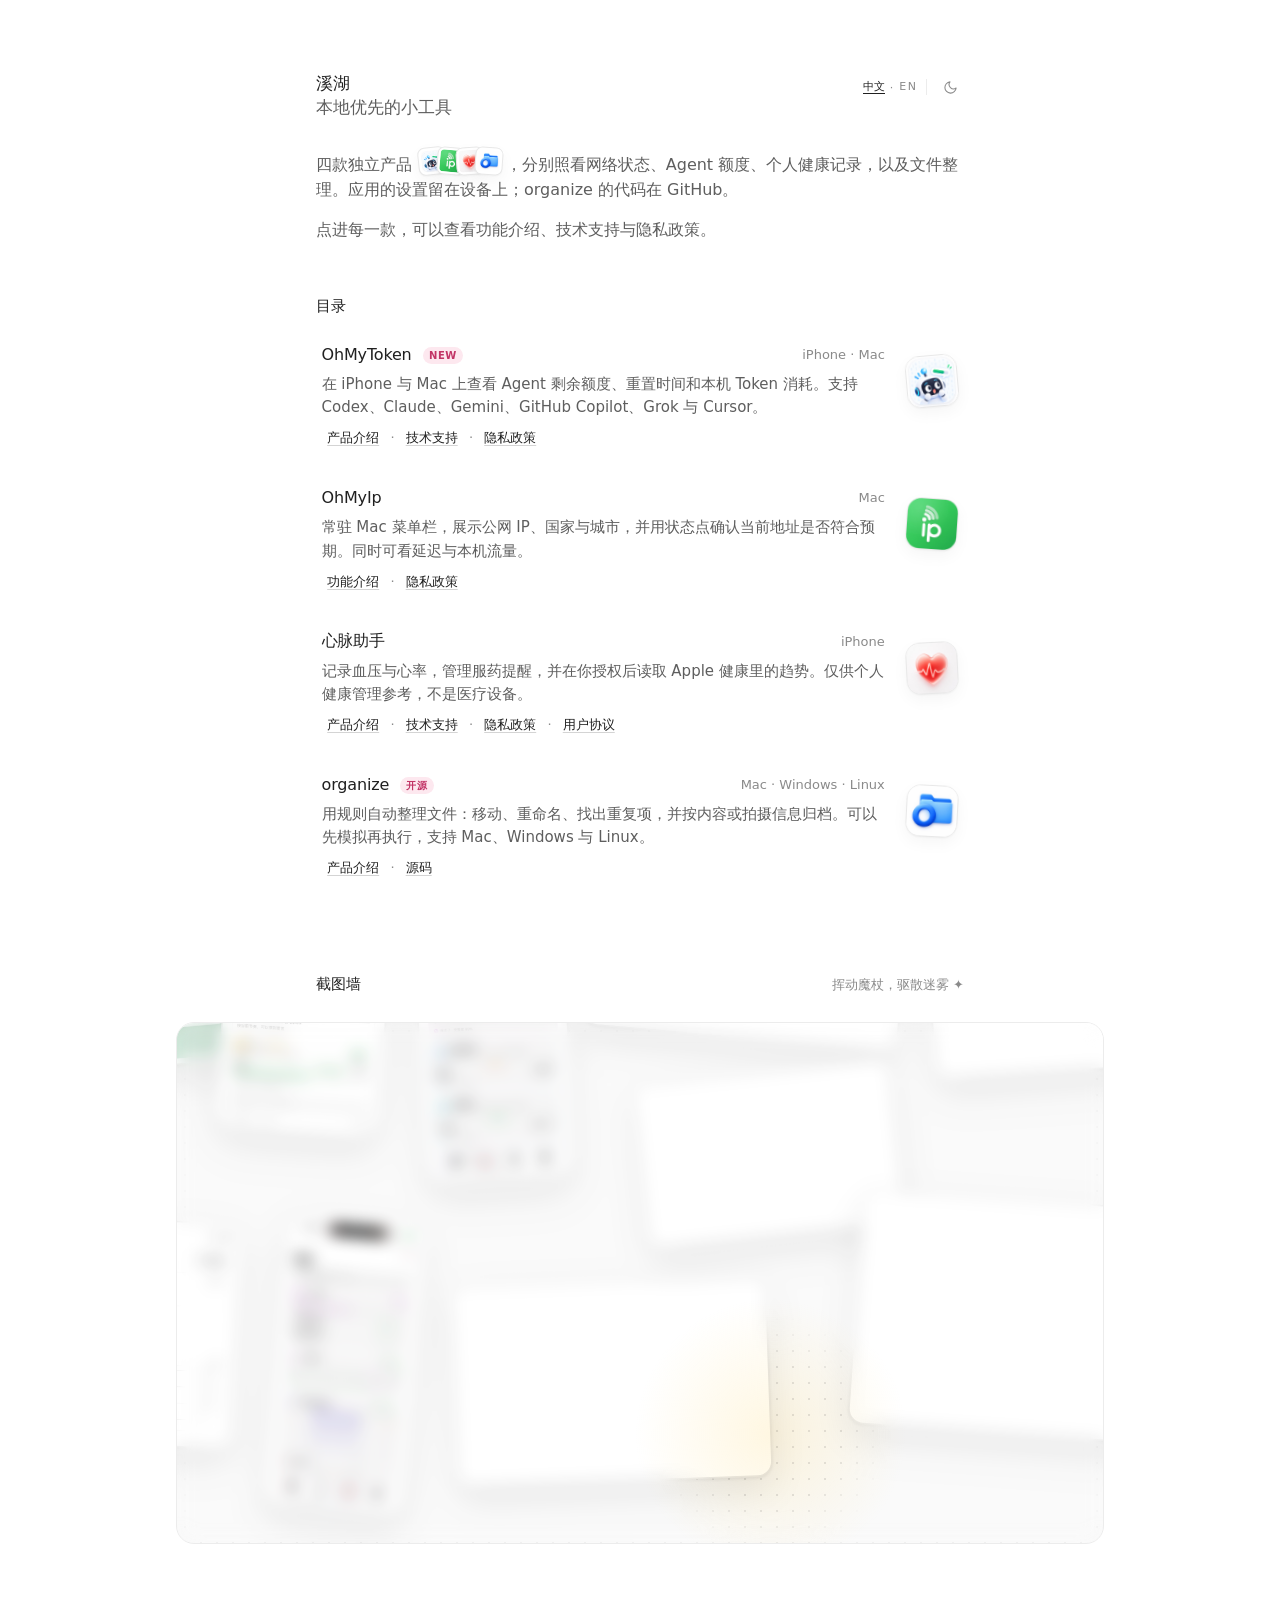
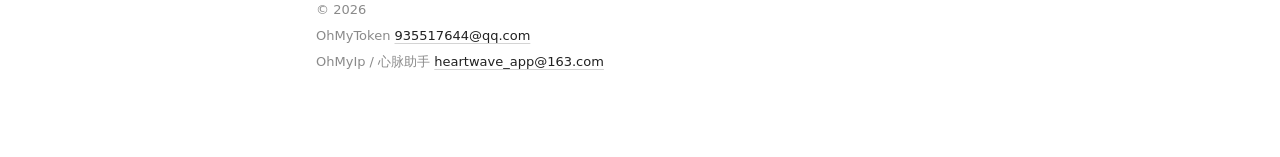
<file: index.html>
<!doctype html>
<html lang="zh-Hans">
<head>
    <meta charset="utf-8">
    <meta name="viewport" content="width=device-width, initial-scale=1">
    <meta name="description" content="OhMyToken、OhMyIp、心脉助手与 organize。本地优先的应用，以及开源的文件整理工具。">
    <meta name="theme-color" content="#ffffff" media="(prefers-color-scheme: light)">
    <meta name="theme-color" content="#141414" media="(prefers-color-scheme: dark)">
    <meta name="apple-mobile-web-app-capable" content="yes">
    <meta name="apple-mobile-web-app-title" content="溪湖产品">
    <meta name="mobile-web-app-capable" content="yes">
    <title>溪湖</title>
    <link rel="manifest" href="/site.webmanifest">
    <link rel="icon" href="/icons/favicon-32.png" type="image/png" sizes="32x32">
    <link rel="icon" href="/icons/favicon-16.png" type="image/png" sizes="16x16">
    <link rel="icon" href="/icons/favicon.svg" type="image/svg+xml">
    <link rel="apple-touch-icon" href="/apple-touch-icon.png" sizes="180x180">
    <style>
        :root {
            --bg: #ffffff;
            --fg: #202020;
            --muted: #5e5e5e;
            --faint: #8a8a8a;
            --line: #ececec;
            --underline: #d4d4d4;
            --hover: #f7f7f7;
            --badge-bg: #fde8ef;
            --badge-fg: #c23466;
            --thumb-border: #e8e8e8;
            --mark-bg: #f6f0f1;
            --mark-fg: #b44b5c;
            --shadow: 0 1px 2px rgba(0, 0, 0, 0.04), 0 6px 16px rgba(0, 0, 0, 0.04);
            --shadow-lift: 0 2px 4px rgba(0, 0, 0, 0.06), 0 14px 28px rgba(0, 0, 0, 0.12);
            --wall-bg: #fafafa;
            --wall-dot: #e2e2e2;
            --glow: rgba(255, 226, 150, 0.28);
            --glow-blend: multiply;
            --wand-size: 168px;
            --zoom-size: 1.55;
            color-scheme: light;
        }

        @property --wand {
            syntax: "<length>";
            inherits: true;
            initial-value: 0px;
        }

        html.dark {
            --bg: #141414;
            --fg: #f3f3f3;
            --muted: #b0b0b0;
            --faint: #8d8d8d;
            --line: #2a2a2a;
            --underline: #4a4a4a;
            --hover: #1d1d1d;
            --badge-bg: #3a2230;
            --badge-fg: #f3a8c4;
            --thumb-border: #333333;
            --mark-bg: #2a2224;
            --mark-fg: #e7a0ab;
            --shadow: 0 1px 2px rgba(0, 0, 0, 0.35);
            --shadow-lift: 0 2px 4px rgba(0, 0, 0, 0.4), 0 14px 28px rgba(0, 0, 0, 0.45);
            --wall-bg: #181818;
            --wall-dot: #2c2c2c;
            --glow: rgba(255, 214, 120, 0.2);
            --glow-blend: screen;
            color-scheme: dark;
        }

        * { box-sizing: border-box; }

        @font-face {
            font-family: "Geist";
            font-style: normal;
            font-weight: 400;
            font-display: swap;
            src: url("fonts/geist-sans-400.woff2") format("woff2");
        }

        @font-face {
            font-family: "Geist";
            font-style: normal;
            font-weight: 500;
            font-display: swap;
            src: url("fonts/geist-sans-500.woff2") format("woff2");
        }

        @font-face {
            font-family: "Geist";
            font-style: normal;
            font-weight: 600;
            font-display: swap;
            src: url("fonts/geist-sans-600.woff2") format("woff2");
        }

        html { background: var(--bg); }

        html:not([lang="en"]) .en { display: none; }
        html[lang="en"] .zh { display: none; }

        body {
            margin: 0;
            min-height: 100vh;
            background: var(--bg);
            color: var(--fg);
            font-family: ui-sans-serif, system-ui, -apple-system, BlinkMacSystemFont, "Segoe UI", "PingFang SC", "Hiragino Sans GB", "Noto Sans SC", sans-serif;
            font-size: 16px;
            line-height: 1.55;
            text-rendering: optimizeLegibility;
            overflow-x: clip;
        }

        a { color: inherit; }

        .page {
            width: min(40.5rem, calc(100% - 3rem));
            margin: 0 auto;
            padding: 4.5rem 0 5rem;
        }

        .top {
            display: flex;
            align-items: flex-start;
            justify-content: space-between;
            gap: 1rem;
        }

        h1 {
            margin: 0;
            font-size: 17px;
            font-weight: 560;
            letter-spacing: -0.01em;
            line-height: 1.35;
        }

        .role {
            display: block;
            margin-top: 1px;
            color: var(--muted);
            font-size: 17px;
            font-weight: 500;
            line-height: 1.35;
        }

        .tools {
            display: flex;
            align-items: center;
            gap: 0.55rem;
            margin-top: 1px;
        }

        .langs {
            display: inline-flex;
            align-items: center;
            gap: 0.28rem;
            color: #8a8a8a;
            font-size: 11px;
            font-weight: 500;
            letter-spacing: 0.14em;
            line-height: 1;
            text-transform: uppercase;
            user-select: none;
        }

        html.dark .langs { color: var(--faint); }

        .langs button {
            position: relative;
            margin: 0;
            padding: 0 0 2px;
            border: 0;
            background: none;
            color: inherit;
            font: inherit;
            letter-spacing: inherit;
            text-transform: inherit;
            cursor: pointer;
        }

        .langs button[data-lang="zh-Hans"] { letter-spacing: 0.02em; }

        .langs button:hover,
        .langs button[aria-pressed="true"] { color: var(--fg); }

        .langs button[aria-pressed="true"]::after {
            content: "";
            position: absolute;
            right: 0;
            bottom: 0;
            left: 0;
            height: 1px;
            background: currentColor;
        }

        .tool-rule {
            width: 1px;
            height: 16px;
            background: var(--line);
        }

        .theme {
            display: flex;
            align-items: center;
            justify-content: center;
            width: 28px;
            height: 28px;
            padding: 0;
            border: 0;
            border-radius: 999px;
            background: transparent;
            color: var(--faint);
            cursor: pointer;
        }

        .theme:hover { color: var(--fg); }

        .theme:focus-visible,
        .langs button:focus-visible,
        .item-link:focus-visible,
        .name:focus-visible,
        .thumb:focus-visible,
        .sub a:focus-visible,
        .intro a:focus-visible,
        .foot a:focus-visible {
            outline: 2px solid var(--fg);
            outline-offset: 3px;
        }

        html[lang="en"] body {
            font-family: "Geist", ui-sans-serif, system-ui, -apple-system, BlinkMacSystemFont, "Segoe UI", "PingFang SC", "Hiragino Sans GB", "Noto Sans SC", sans-serif;
            font-weight: 400;
            font-synthesis: none;
            line-height: 1.5;
            letter-spacing: -0.011em;
        }

        html[lang="en"] h1,
        html[lang="en"] .role,
        html[lang="en"] .section-label,
        html[lang="en"] .title,
        html[lang="en"] .intro a,
        html[lang="en"] .sub a,
        html[lang="en"] .foot a {
            font-weight: 500;
        }

        html[lang="en"] h1,
        html[lang="en"] .role {
            font-size: 17px;
            line-height: 1.35;
        }

        html[lang="en"] .desc { line-height: 1.5; }

        html[lang="en"] .badge {
            font-weight: 600;
            letter-spacing: 0.08em;
        }

        .sun { display: none; }
        html.dark .moon { display: none; }
        html.dark .sun { display: block; }

        .intro {
            margin: 1.75rem 0 0;
            color: var(--muted);
        }

        .intro p { margin: 0 0 1rem; }

        .intro a,
        .sub a,
        .foot a {
            color: var(--fg);
            font-weight: 540;
            text-decoration: underline;
            text-decoration-color: var(--underline);
            text-underline-offset: 3px;
            text-decoration-thickness: 1px;
        }

        .intro a:hover,
        .sub a:hover,
        .foot a:hover {
            text-decoration-color: var(--fg);
        }

        .section-label {
            margin: 3.25rem 0 0.35rem;
            font-size: 15px;
            font-weight: 560;
        }

        .list {
            margin: 0;
            padding: 0;
            list-style: none;
        }

        .item { padding: 1.15rem 0.35rem 1.2rem; }

        .item-link {
            display: grid;
            grid-template-columns: minmax(0, 1fr) auto 52px;
            grid-template-areas:
                "title meta thumb"
                "desc desc thumb";
            column-gap: 1.35rem;
            row-gap: 0.35rem;
            align-items: center;
            color: inherit;
            text-decoration: none;
            border-radius: 12px;
        }

        .copy { display: contents; }

        .title {
            grid-area: title;
            font-size: 16px;
            font-weight: 540;
            letter-spacing: -0.011em;
        }

        .name {
            color: inherit;
            text-decoration: none;
        }

        .item-link:hover .name,
        .name:hover {
            text-decoration: underline;
            text-decoration-color: var(--underline);
            text-underline-offset: 3px;
        }

        .sr {
            position: absolute;
            width: 1px;
            height: 1px;
            padding: 0;
            overflow: hidden;
            clip: rect(0, 0, 0, 0);
            white-space: nowrap;
            border: 0;
        }

        .badge {
            display: inline-block;
            margin-left: 0.4rem;
            padding: 0.08rem 0.38rem 0.1rem;
            border-radius: 999px;
            background: var(--badge-bg);
            color: var(--badge-fg);
            font-size: 10px;
            font-weight: 650;
            letter-spacing: 0.06em;
            line-height: 1.4;
            vertical-align: 1px;
        }

        .desc {
            display: block;
            grid-area: desc;
            max-width: 36rem;
            color: var(--muted);
            font-size: 15px;
            text-decoration: none;
        }

        .meta {
            grid-area: meta;
            color: var(--faint);
            font-size: 13px;
            font-variant-numeric: tabular-nums;
            white-space: nowrap;
        }

        .thumb {
            grid-area: thumb;
            width: 52px;
            height: 52px;
            overflow: hidden;
            border: 1px solid var(--thumb-border);
            border-radius: 14px;
            background: var(--bg);
            box-shadow: var(--shadow);
            transform: rotate(var(--rot, 0deg));
            transition: transform 380ms cubic-bezier(0.22, 1, 0.36, 1), box-shadow 380ms cubic-bezier(0.22, 1, 0.36, 1);
            will-change: transform;
        }

        .item:nth-child(1) .thumb { --rot: -5deg; }
        .item:nth-child(2) .thumb { --rot: 4deg; }
        .item:nth-child(3) .thumb { --rot: -3deg; }
        .item:nth-child(4) .thumb { --rot: 3deg; }

        .item-link:hover .thumb,
        .item-link:focus-visible .thumb {
            transform: rotate(0deg) scale(1.22);
            box-shadow: var(--shadow-lift);
        }

        .stack {
            position: relative;
            z-index: 4;
            display: inline-flex;
            align-items: center;
            margin: 0 0.15rem 0 0.4rem;
            vertical-align: -5px;
        }

        .chip {
            position: relative;
            display: inline-block;
            margin-left: -9px;
            translate: 0;
            transition: translate 380ms cubic-bezier(0.22, 1, 0.36, 1);
        }

        .chip:first-child { margin-left: 0; }
        .stack:hover .chip { translate: var(--spread); }
        .chip:hover { z-index: 2; }

        .chip-frame {
            display: block;
            padding: 2px;
            border: 1px solid var(--thumb-border);
            border-radius: 7px;
            background: var(--bg);
            box-shadow: var(--shadow);
            transform: rotate(var(--rot));
            transition: transform 380ms cubic-bezier(0.22, 1, 0.36, 1), box-shadow 380ms cubic-bezier(0.22, 1, 0.36, 1);
        }

        .chip:hover .chip-frame {
            transform: rotate(0deg) scale(1.55);
            box-shadow: var(--shadow-lift);
        }

        .chip-frame img,
        .chip-frame .chip-mark {
            display: block;
            width: 22px;
            height: 22px;
            border-radius: 4px;
            object-fit: cover;
        }

        .chip-mark {
            display: grid !important;
            place-items: center;
            background: var(--mark-bg);
            color: var(--mark-fg);
        }

        .chip-mark svg { width: 15px; height: 15px; }

        .chip-tip {
            position: absolute;
            bottom: calc(100% + 13px);
            left: 50%;
            color: var(--fg);
            font-size: 11px;
            font-weight: 500;
            line-height: 1;
            white-space: nowrap;
            opacity: 0;
            pointer-events: none;
            transform: translate(-50%, 3px);
            transition: opacity 180ms ease, transform 180ms ease;
        }

        .chip:hover .chip-tip {
            opacity: 1;
            transform: translate(-50%, 0);
        }

        .wall-head {
            display: flex;
            align-items: baseline;
            justify-content: space-between;
            gap: 1rem;
            margin: 4rem 0 0.9rem;
        }

        .wall-head .section-label { margin: 0; }

        .wall-hint {
            color: var(--faint);
            font-size: 13px;
        }

        .wall {
            --wall-w: min(58rem, calc(100vw - 2rem));
            --mx: -999px;
            --my: -999px;
            position: relative;
            left: 50%;
            width: var(--wall-w);
            margin-left: calc(var(--wall-w) / -2);
            aspect-ratio: 16 / 9;
            overflow: hidden;
            border: 1px solid var(--line);
            border-radius: 18px;
            background-color: var(--wall-bg);
            background-image: radial-gradient(var(--wall-dot) 1px, transparent 1.2px);
            background-size: 16px 16px;
            touch-action: pan-y;
            user-select: none;
            -webkit-user-select: none;
        }

        .js .wall {
            cursor: url("data:image/svg+xml,%3Csvg xmlns='http://www.w3.org/2000/svg' width='34' height='34' viewBox='0 0 34 34'%3E%3Cpath d='M10.5 10.5 30 30' stroke='%23201a17' stroke-width='3.6' stroke-linecap='round'/%3E%3Cpath d='M10.5 10.5 30 30' stroke='%238a5a3b' stroke-width='2' stroke-linecap='round'/%3E%3Cpath d='M24 24l6 6' stroke='%23f1d18a' stroke-width='2' stroke-linecap='round'/%3E%3Cpath d='M6 0.8l1.5 3.7L11.2 6 7.5 7.5 6 11.2 4.5 7.5 0.8 6l3.7-1.5z' fill='%23ffd66b' stroke='%23b8860b' stroke-width='.6'/%3E%3C/svg%3E") 6 6, crosshair;
        }

        .layer {
            position: absolute;
            inset: 0;
            pointer-events: none;
        }

        .shots {
            transform: scale(var(--zoom));
            transform-origin: var(--mx) var(--my);
            transition: transform 520ms cubic-bezier(0.22, 1, 0.36, 1);
        }

        .fog {
            backdrop-filter: blur(8px) saturate(0.75);
            -webkit-backdrop-filter: blur(8px) saturate(0.75);
            background: rgba(255, 255, 255, 0.12);
            -webkit-mask-image: radial-gradient(circle var(--wand) at var(--mx) var(--my), transparent 0 42%, #000 72%);
            mask-image: radial-gradient(circle var(--wand) at var(--mx) var(--my), transparent 0 42%, #000 72%);
        }

        html.dark .fog { background: rgba(0, 0, 0, 0.18); }

        .wall { --wand: 0px; --zoom: 1; }
        .wall.is-casting { --wand: var(--wand-size); --zoom: var(--zoom-size); }

        .glow {
            background: radial-gradient(circle calc(var(--wand) * 1.15) at var(--mx) var(--my), var(--glow) 0%, transparent 70%);
            mix-blend-mode: var(--glow-blend);
            transition: --wand 520ms cubic-bezier(0.22, 1, 0.36, 1);
        }

        .shot {
            position: absolute;
            left: var(--x);
            top: var(--y);
            width: var(--w);
            margin: 0;
            padding: 3px;
            border: 1px solid var(--thumb-border);
            border-radius: 10px;
            background: var(--bg);
            box-shadow: 0 1px 2px rgba(0, 0, 0, 0.06), 0 10px 24px rgba(0, 0, 0, 0.08);
            transform: rotate(var(--r));
        }

        .shot img {
            display: block;
            width: 100%;
            height: auto;
            border-radius: 7px;
        }

        .shot.tall { border-radius: 14px; }
        .shot.tall img { border-radius: 11px; }

        .spark {
            position: absolute;
            left: 0;
            top: 0;
            width: var(--s);
            height: var(--s);
            margin: calc(var(--s) / -2) 0 0 calc(var(--s) / -2);
            border-radius: 50%;
            background: radial-gradient(circle, #fffbe6 0%, #ffd66b 45%, rgba(255, 190, 70, 0) 72%);
            pointer-events: none;
            animation: spark 760ms cubic-bezier(0.2, 0.7, 0.3, 1) forwards;
        }

        .spark.star {
            border-radius: 0;
            background: #ffe08a;
            clip-path: polygon(50% 0, 61% 39%, 100% 50%, 61% 61%, 50% 100%, 39% 61%, 0 50%, 39% 39%);
        }

        @keyframes spark {
            from { opacity: 1; transform: translate(var(--sx), var(--sy)) scale(1) rotate(0deg); }
            to { opacity: 0; transform: translate(calc(var(--sx) + var(--dx)), calc(var(--sy) + var(--dy))) scale(0.2) rotate(140deg); }
        }

        .thumb img {
            display: block;
            width: 100%;
            height: 100%;
            object-fit: cover;
        }

        .mark {
            display: grid;
            place-items: center;
            background: var(--mark-bg);
            color: var(--mark-fg);
        }

        .mark svg { width: 28px; height: 28px; }

        .sub {
            margin: 0.55rem 0 0;
            color: var(--faint);
            font-size: 13px;
        }

        .sub span { margin: 0 0.35rem; }

        .foot {
            margin-top: 3.5rem;
            color: var(--faint);
            font-size: 13px;
        }

        .foot p { margin: 0 0 0.35rem; }

        @media (max-width: 640px) {
            .page { width: min(40.5rem, calc(100% - 2rem)); padding-top: 2.5rem; }

            .item-link {
                grid-template-columns: minmax(0, 1fr) 48px;
                grid-template-areas:
                    "title thumb"
                    "desc thumb"
                    "meta thumb";
                align-items: start;
            }

            .meta { margin-top: 0.15rem; }

            .thumb {
                width: 48px;
                height: 48px;
                align-self: center;
            }

            .wall-head {
                flex-direction: column;
                gap: 0.2rem;
            }

            .wall {
                --wand-size: 112px;
                --zoom-size: 1.45;
                aspect-ratio: 7 / 10;
            }

            .shot {
                left: var(--mx-pos, var(--x));
                top: var(--my-pos, var(--y));
                width: var(--mw, var(--w));
            }

            .shot.wide-only { display: none; }
        }

        @media (prefers-reduced-motion: no-preference) {
            .rise {
                animation: rise 0.7s cubic-bezier(0.22, 1, 0.36, 1) both;
            }

            .d1 { animation-delay: 0.04s; }
            .d2 { animation-delay: 0.1s; }
            .d3 { animation-delay: 0.16s; }
            .d4 { animation-delay: 0.22s; }
            .d5 { animation-delay: 0.3s; }
        }

        @media (prefers-reduced-motion: reduce) {
            .thumb,
            .chip,
            .chip-frame,
            .shots,
            .glow {
                transition: none;
            }
        }

        @keyframes rise {
            from { opacity: 0; transform: translateY(8px); }
            to { opacity: 1; transform: none; }
        }
    </style>
    <script>
        document.documentElement.classList.add("js");
        try {
            var savedTheme = localStorage.getItem("theme");
            var dark = savedTheme === "dark" || (!savedTheme && matchMedia("(prefers-color-scheme: dark)").matches);
            if (dark) document.documentElement.classList.add("dark");
            if (localStorage.getItem("lang") === "en") document.documentElement.lang = "en";
        } catch (e) {}
    </script>
</head>
<body>
    <main class="page">
        <header class="top rise d1">
            <div>
                <h1><span class="zh">溪湖</span><span class="en">溪湖</span></h1>
                <span class="role"><span class="zh">本地优先的小工具</span><span class="en">Local-first utilities</span></span>
            </div>
            <div class="tools">
                <div class="langs" role="group" aria-label="语言">
                    <button type="button" data-lang="zh-Hans" aria-pressed="true">中文</button>
                    <span aria-hidden="true">·</span>
                    <button type="button" data-lang="en" aria-pressed="false">EN</button>
                </div>
                <span class="tool-rule" aria-hidden="true"></span>
            <button class="theme" type="button" aria-label="切换到深色">
                <svg class="moon" width="15" height="15" viewBox="0 0 24 24" fill="none" stroke="currentColor" stroke-width="1.7" stroke-linecap="round" stroke-linejoin="round" aria-hidden="true">
                    <path d="M21 12.79A9 9 0 1 1 11.21 3 7 7 0 0 0 21 12.79z"></path>
                </svg>
                <svg class="sun" width="15" height="15" viewBox="0 0 24 24" fill="none" stroke="currentColor" stroke-width="1.7" stroke-linecap="round" stroke-linejoin="round" aria-hidden="true">
                    <circle cx="12" cy="12" r="4"></circle>
                    <path d="M12 2v2M12 20v2M4.9 4.9l1.4 1.4M17.7 17.7l1.4 1.4M2 12h2M20 12h2M4.9 19.1l1.4-1.4M17.7 6.3l1.4-1.4"></path>
                </svg>
            </button>
            </div>
        </header>

        <div class="intro rise d2">
            <p class="zh">四款独立产品<span class="stack" aria-hidden="true"><span class="chip" style="--spread:-9px"><span class="chip-tip">OhMyToken</span><span class="chip-frame" style="--rot:-6deg"><img src="ohmytoken/icon.jpg" alt=""></span></span><span class="chip" style="--spread:-3px"><span class="chip-tip">OhMyIp</span><span class="chip-frame" style="--rot:5deg"><img src="ohmyip/icon.jpg" alt=""></span></span><span class="chip" style="--spread:3px"><span class="chip-tip">心脉助手</span><span class="chip-frame" style="--rot:-4deg"><img src="heartwave/icon.jpg" alt=""></span></span><span class="chip" style="--spread:9px"><span class="chip-tip">organize</span><span class="chip-frame" style="--rot:4deg"><img src="organize/icon.jpg" alt=""></span></span></span></span>，分别照看网络状态、Agent 额度、个人健康记录，以及文件整理。应用的设置留在设备上；organize 的代码在 GitHub。</p>
            <p class="zh">点进每一款，可以查看功能介绍、技术支持与隐私政策。</p>
            <p class="en">Four independent products<span class="stack" aria-hidden="true"><span class="chip" style="--spread:-9px"><span class="chip-tip">OhMyToken</span><span class="chip-frame" style="--rot:-6deg"><img src="ohmytoken/icon.jpg" alt=""></span></span><span class="chip" style="--spread:-3px"><span class="chip-tip">OhMyIp</span><span class="chip-frame" style="--rot:5deg"><img src="ohmyip/icon.jpg" alt=""></span></span><span class="chip" style="--spread:3px"><span class="chip-tip">HeartWave</span><span class="chip-frame" style="--rot:-4deg"><img src="heartwave/icon.jpg" alt=""></span></span><span class="chip" style="--spread:9px"><span class="chip-tip">organize</span><span class="chip-frame" style="--rot:4deg"><img src="organize/icon.jpg" alt=""></span></span></span></span>, for network status, agent quotas, personal health records, and file organization. App settings stay on your device. organize is open source on GitHub.</p>
            <p class="en">Open one for the overview, support notes, and privacy policy.</p>
        </div>

        <h2 class="section-label rise d3"><span class="zh">目录</span><span class="en">Index</span></h2>
        <ul class="list rise d4">
            <li class="item">
                <a class="item-link" href="ohmytoken/">
                    <span class="copy">
                        <span class="title"><span class="name">OhMyToken</span> <span class="badge">NEW</span></span>
                        <span class="desc zh">在 iPhone 与 Mac 上查看 Agent 剩余额度、重置时间和本机 Token 消耗。支持 Codex、Claude、Gemini、GitHub Copilot、Grok 与 Cursor。</span>
                        <span class="desc en">Remaining agent quota, reset times, and on-device token use, on iPhone and Mac. Works with Codex, Claude, Gemini, GitHub Copilot, Grok, and Cursor.</span>
                    </span>
                    <span class="meta">iPhone · Mac</span>
                    <span class="thumb"><img src="ohmytoken/icon.jpg" alt=""></span>
                </a>
                <p class="sub">
                    <a href="ohmytoken/"><span class="zh">产品介绍</span><span class="en">Overview</span></a><span aria-hidden="true">·</span><a href="ohmytoken/support/"><span class="zh">技术支持</span><span class="en">Support</span></a><span aria-hidden="true">·</span><a href="ohmytoken/privacy/"><span class="zh">隐私政策</span><span class="en">Privacy</span></a>
                </p>
            </li>
            <li class="item">
                <div class="item-link">
                    <span class="copy">
                        <span class="title"><a class="name" href="https://apps.apple.com/cn/app/ohmyip/id6809123174?mt=12">OhMyIp<span class="zh sr">，Mac App Store</span><span class="en sr">, Mac App Store</span></a></span>
                        <a class="desc zh" href="ohmyip/">常驻 Mac 菜单栏，展示公网 IP、国家与城市，并用状态点确认当前地址是否符合预期。同时可看延迟与本机流量。</a>
                        <a class="desc en" href="ohmyip/">Lives in the Mac menu bar. It shows your public IP, country, and city, and a status dot when the address matches what you expect. Latency and local traffic sit beside it.</a>
                    </span>
                    <span class="meta">Mac</span>
                    <a class="thumb" href="https://apps.apple.com/cn/app/ohmyip/id6809123174?mt=12"><img src="ohmyip/icon.jpg" alt=""><span class="zh sr">在 Mac App Store 下载 OhMyIp</span><span class="en sr">Download OhMyIp on the Mac App Store</span></a>
                </div>
                <p class="sub">
                    <a href="ohmyip/"><span class="zh">功能介绍</span><span class="en">Features</span></a><span aria-hidden="true">·</span><a href="ohmyip/privacy/"><span class="zh">隐私政策</span><span class="en">Privacy</span></a>
                </p>
            </li>
            <li class="item">
                <div class="item-link">
                    <span class="copy">
                        <span class="title"><a class="name zh" href="https://apps.apple.com/cn/app/%E5%BF%83%E8%84%89%E5%8A%A9%E6%89%8B/id6772485768">心脉助手<span class="sr">，App Store</span></a><a class="name en" href="https://apps.apple.com/cn/app/%E5%BF%83%E8%84%89%E5%8A%A9%E6%89%8B/id6772485768">HeartWave<span class="sr">, App Store</span></a></span>
                        <a class="desc zh" href="heartwave/">记录血压与心率，管理服药提醒，并在你授权后读取 Apple 健康里的趋势。仅供个人健康管理参考，不是医疗设备。</a>
                        <a class="desc en" href="heartwave/">Record blood pressure and heart rate, keep medication reminders, and read Apple Health trends once you allow it. For personal reference only. Not a medical device.</a>
                    </span>
                    <span class="meta">iPhone</span>
                    <a class="thumb" href="https://apps.apple.com/cn/app/%E5%BF%83%E8%84%89%E5%8A%A9%E6%89%8B/id6772485768"><img src="heartwave/icon.jpg" alt=""><span class="zh sr">在 App Store 下载心脉助手</span><span class="en sr">Download HeartWave on the App Store</span></a>
                </div>
                <p class="sub">
                    <a href="heartwave/"><span class="zh">产品介绍</span><span class="en">Overview</span></a><span aria-hidden="true">·</span><a href="support/"><span class="zh">技术支持</span><span class="en">Support</span></a><span aria-hidden="true">·</span><a href="privacy-policy/"><span class="zh">隐私政策</span><span class="en">Privacy</span></a><span aria-hidden="true">·</span><a href="terms-of-use/"><span class="zh">用户协议</span><span class="en">Terms</span></a>
                </p>
            </li>
            <li class="item">
                <div class="item-link">
                    <span class="copy">
                        <span class="title"><a class="name" href="https://github.com/zyggit/organize">organize<span class="zh sr">，GitHub</span><span class="en sr">, GitHub</span></a> <span class="badge zh">开源</span><span class="badge en">OSS</span></span>
                        <a class="desc zh" href="organize/">用规则自动整理文件：移动、重命名、找出重复项，并按内容或拍摄信息归档。可以先模拟再执行，支持 Mac、Windows 与 Linux。</a>
                        <a class="desc en" href="organize/">Automate file cleanup with rules: move, rename, find duplicates, and sort by content or photo data. Simulate a run before anything changes. Works on Mac, Windows, and Linux.</a>
                    </span>
                    <span class="meta">Mac · Windows · Linux</span>
                    <a class="thumb" href="https://github.com/zyggit/organize"><img src="organize/icon.jpg" alt=""><span class="zh sr">在 GitHub 打开 organize</span><span class="en sr">Open organize on GitHub</span></a>
                </div>
                <p class="sub">
                    <a href="organize/"><span class="zh">产品介绍</span><span class="en">Overview</span></a><span aria-hidden="true">·</span><a href="https://github.com/zyggit/organize"><span class="zh">源码</span><span class="en">Source</span></a>
                </p>
            </li>
        </ul>

        <section class="rise d5" aria-labelledby="wall-title">
            <div class="wall-head">
                <h2 class="section-label" id="wall-title"><span class="zh">截图墙</span><span class="en">Gallery</span></h2>
                <p class="wall-hint"><span class="zh">挥动魔杖，驱散迷雾 ✦</span><span class="en">Wave the wand to lift the haze ✦</span></p>
            </div>
            <div class="wall">
                <div class="layer shots">
                    <figure class="shot" style="--x:2.5%;--y:6%;--w:25%;--r:-5deg;--mx-pos:3%;--my-pos:3%;--mw:47%"><img src="gallery/ohmyip-menu.jpg" alt="OhMyIp 菜单栏窗口：国家、城市、公网 IP 与延迟" width="1100" height="687" loading="lazy" decoding="async"></figure>
                    <figure class="shot" style="--x:4%;--y:52%;--w:23%;--r:3deg;--mx-pos:4%;--my-pos:27%;--mw:46%"><img src="gallery/ohmytoken-usage.jpg" alt="OhMyToken Mac 版本机 Token 消耗统计" width="1100" height="741" loading="lazy" decoding="async"></figure>
                    <figure class="shot tall" style="--x:26%;--y:5%;--w:11.5%;--r:4deg;--mx-pos:53%;--my-pos:2%;--mw:21%"><img src="gallery/ohmytoken-popover.jpg" alt="OhMyToken 菜单栏额度总览" width="481" height="900" loading="lazy" decoding="async"></figure>
                    <figure class="shot tall" style="--x:29.5%;--y:52%;--w:10%;--r:5deg;--mx-pos:5%;--my-pos:53%;--mw:21%"><img src="gallery/heartwave-meds.jpg" alt="心脉助手用药提醒与依从性趋势" width="413" height="900" loading="lazy" decoding="async"></figure>
                    <figure class="shot tall" style="--x:39.5%;--y:9%;--w:10.5%;--r:-3deg;--mx-pos:76%;--my-pos:5%;--mw:21%"><img src="gallery/heartwave-trends.jpg" alt="心脉助手健康趋势" width="413" height="900" loading="lazy" decoding="async"></figure>
                    <figure class="shot" style="--x:51.5%;--y:5%;--w:22%;--r:5deg;--mx-pos:50%;--my-pos:35%;--mw:46%"><img src="gallery/ohmyip-history.jpg" alt="OhMyIp 本地 IP 历史" width="1100" height="687" loading="lazy" decoding="async"></figure>
                    <figure class="shot" style="--x:42%;--y:60%;--w:22%;--r:-2deg;--mx-pos:30%;--my-pos:58%;--mw:46%"><img src="gallery/ohmyip-traffic.jpg" alt="OhMyIp 本地网络流量" width="1100" height="687" loading="lazy" decoding="async"></figure>
                    <figure class="shot" style="--x:75%;--y:7%;--w:22%;--r:-4deg;--mx-pos:28%;--my-pos:78%;--mw:46%"><img src="gallery/ohmytoken-quota.jpg" alt="OhMyToken 额度详情" width="1100" height="741" loading="lazy" decoding="async"></figure>
                    <figure class="shot wide-only" style="--x:55%;--y:34%;--w:18%;--r:-6deg"><img src="gallery/ohmyip-monitor.jpg" alt="OhMyIp 预期 IP 监控" width="1100" height="687" loading="lazy" decoding="async"></figure>
                    <figure class="shot wide-only" style="--x:70%;--y:50%;--w:24%;--r:4deg"><img src="gallery/ohmytoken-breakdown.jpg" alt="OhMyToken Token 类型构成" width="1100" height="741" loading="lazy" decoding="async"></figure>
                </div>
                <div class="layer fog" aria-hidden="true"></div>
                <div class="layer glow" aria-hidden="true"></div>
                <div class="layer sparks" aria-hidden="true"></div>
            </div>
        </section>

        <footer class="foot">
            <p>© 2026</p>
            <p>OhMyToken <a href="mailto:935517644@qq.com">935517644@qq.com</a></p>
            <p><span class="zh">OhMyIp / 心脉助手</span><span class="en">OhMyIp / HeartWave</span> <a href="mailto:heartwave_app@163.com">heartwave_app@163.com</a></p>
        </footer>
    </main>
    <script>
        var root = document.documentElement;
        var button = document.querySelector(".theme");
        var langButtons = document.querySelectorAll(".langs button");
        var langGroup = document.querySelector(".langs");
        var description = document.querySelector('meta[name="description"]');
        var copy = {
            "zh-Hans": {
                title: "溪湖",
                description: "OhMyToken、OhMyIp、心脉助手与 organize。本地优先的应用，以及开源的文件整理工具。",
                toDark: "切换到深色",
                toLight: "切换到浅色",
                group: "语言"
            },
            en: {
                title: "溪湖",
                description: "OhMyToken, OhMyIp, HeartWave, and organize. Local-first apps, plus an open-source file organizer.",
                toDark: "Switch to dark",
                toLight: "Switch to light",
                group: "Language"
            }
        };
        function currentLang() {
            return root.lang === "en" ? "en" : "zh-Hans";
        }
        function syncLabel() {
            var text = copy[currentLang()];
            var dark = root.classList.contains("dark");
            button.setAttribute("aria-label", dark ? text.toLight : text.toDark);
        }
        function applyLang(lang) {
            var next = lang === "en" ? "en" : "zh-Hans";
            root.lang = next;
            document.title = copy[next].title;
            description.setAttribute("content", copy[next].description);
            langGroup.setAttribute("aria-label", copy[next].group);
            langButtons.forEach(function (item) {
                item.setAttribute("aria-pressed", item.getAttribute("data-lang") === next ? "true" : "false");
            });
            try { localStorage.setItem("lang", next === "en" ? "en" : "zh"); } catch (e) {}
            syncLabel();
        }
        applyLang(currentLang());
        langButtons.forEach(function (item) {
            item.addEventListener("click", function () {
                applyLang(item.getAttribute("data-lang"));
            });
        });
        button.addEventListener("click", function () {
            var dark = root.classList.toggle("dark");
            try { localStorage.setItem("theme", dark ? "dark" : "light"); } catch (e) {}
            syncLabel();
        });

        (function () {
            var wall = document.querySelector(".wall");
            var sparks = wall.querySelector(".sparks");
            var calm = matchMedia("(prefers-reduced-motion: reduce)").matches;

            var target = { x: 0, y: 0 };
            var pos = { x: 0, y: 0 };
            var pointerInside = false;
            var visible = false;
            var lastSpark = 0;
            var frame = 0;
            var startedAt = performance.now();

            function place(x, y) {
                wall.style.setProperty("--mx", x.toFixed(1) + "px");
                wall.style.setProperty("--my", y.toFixed(1) + "px");
            }

            function drift(now) {
                var rect = wall.getBoundingClientRect();
                var t = (now - startedAt) / 1000;
                return {
                    x: rect.width * (0.5 + 0.36 * Math.sin(t * 0.37)),
                    y: rect.height * (0.5 + 0.3 * Math.sin(t * 0.61 + 1.2))
                };
            }

            function spark(x, y, now) {
                if (calm || now - lastSpark < 34) return;
                lastSpark = now;
                var count = Math.random() < 0.35 ? 2 : 1;
                for (var i = 0; i < count; i++) {
                    var el = document.createElement("span");
                    var angle = Math.random() * Math.PI * 2;
                    var reach = 14 + Math.random() * 26;
                    el.className = Math.random() < 0.4 ? "spark star" : "spark";
                    el.style.setProperty("--s", (Math.random() * 7 + 4).toFixed(1) + "px");
                    el.style.setProperty("--sx", x.toFixed(1) + "px");
                    el.style.setProperty("--sy", y.toFixed(1) + "px");
                    el.style.setProperty("--dx", (Math.cos(angle) * reach).toFixed(1) + "px");
                    el.style.setProperty("--dy", (Math.sin(angle) * reach + 10).toFixed(1) + "px");
                    el.addEventListener("animationend", function () { this.remove(); });
                    sparks.appendChild(el);
                }
            }

            function tick(now) {
                frame = 0;
                if (!pointerInside) {
                    if (calm || !visible) return;
                    var d = drift(now);
                    target.x = d.x;
                    target.y = d.y;
                }
                var ease = pointerInside ? 0.28 : 0.06;
                pos.x += (target.x - pos.x) * ease;
                pos.y += (target.y - pos.y) * ease;
                place(pos.x, pos.y);
                if (pointerInside && Math.hypot(target.x - pos.x, target.y - pos.y) > 1.5) {
                    spark(pos.x, pos.y, now);
                }
                schedule();
            }

            function schedule() {
                if (!frame) frame = requestAnimationFrame(tick);
            }

            function point(event) {
                var rect = wall.getBoundingClientRect();
                target.x = event.clientX - rect.left;
                target.y = event.clientY - rect.top;
            }

            wall.addEventListener("pointerenter", function (event) {
                point(event);
                if (!pointerInside && !visible) {
                    pos.x = target.x;
                    pos.y = target.y;
                }
                pointerInside = true;
                wall.classList.add("is-casting");
                schedule();
            });

            wall.addEventListener("pointermove", function (event) {
                point(event);
                pointerInside = true;
                wall.classList.add("is-casting");
                schedule();
            });

            wall.addEventListener("pointerdown", function (event) {
                point(event);
                pos.x = target.x;
                pos.y = target.y;
                pointerInside = true;
                wall.classList.add("is-casting");
                schedule();
            });

            wall.addEventListener("pointerleave", function (event) {
                pointerInside = false;
                if (calm) {
                    wall.classList.remove("is-casting");
                    return;
                }
                if (event.pointerType !== "mouse") startedAt = performance.now();
                schedule();
            });

            if ("IntersectionObserver" in window) {
                new IntersectionObserver(function (entries) {
                    visible = entries[0].isIntersecting;
                    if (visible && !calm) {
                        if (!pointerInside) {
                            var d = drift(performance.now());
                            pos.x = d.x;
                            pos.y = d.y;
                        }
                        wall.classList.add("is-casting");
                        schedule();
                    }
                }, { threshold: 0.25 }).observe(wall);
            }
        })();
    </script>
<!-- Cloudflare Web Analytics --><script type='module' src='https://static.cloudflareinsights.com/beacon.min.js' data-cf-beacon='{"token": "f39516dae6f949f2a7dad77e1b748d5d"}'></script><!-- End Cloudflare Web Analytics -->
</body>
</html>
</file>
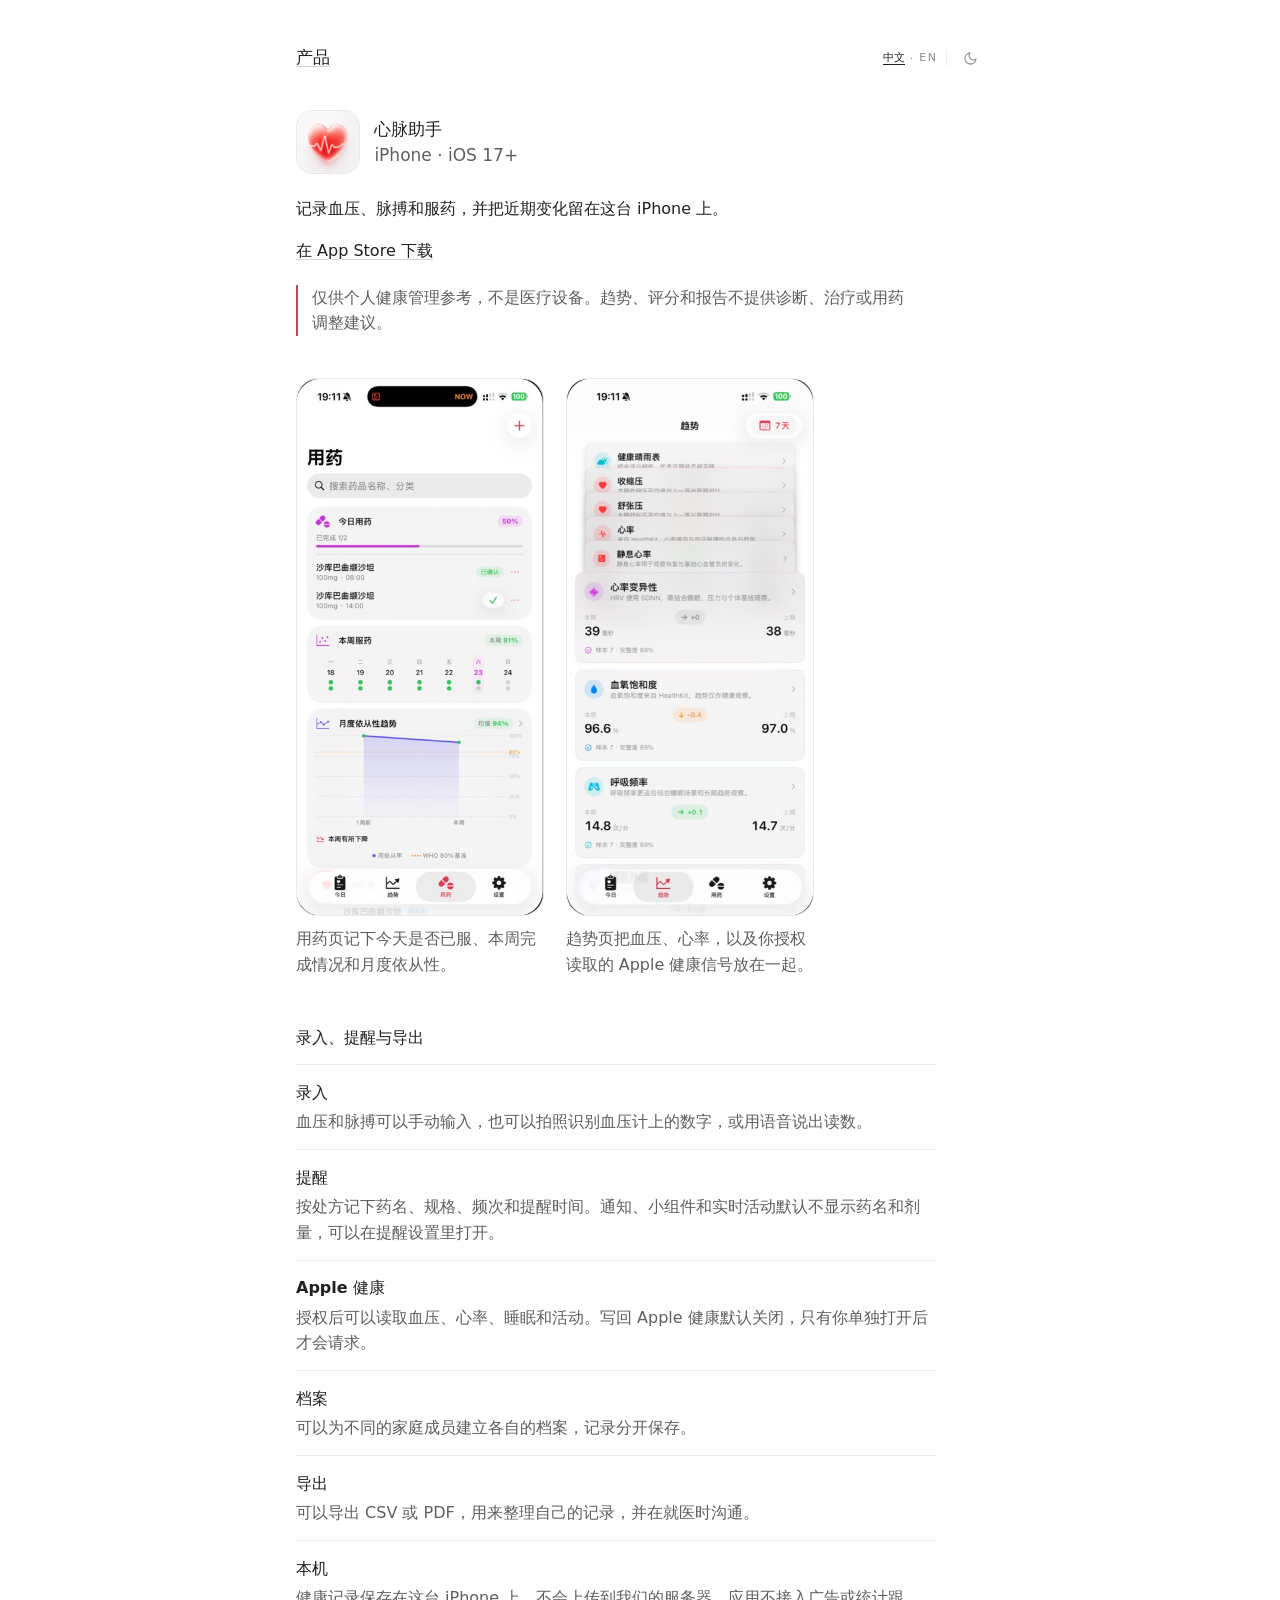
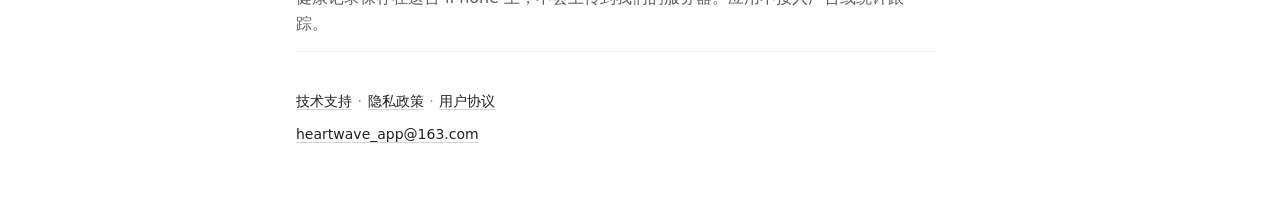
<file: heartwave/index.html>
<!doctype html>
<html lang="zh-Hans">
<head>
    <meta charset="utf-8">
    <meta name="viewport" content="width=device-width, initial-scale=1">
    <meta name="description" content="心脉助手记录血压、脉搏和服药，并在你授权后查看 Apple 健康里的趋势。数据留在 iPhone 上。">
    <meta name="theme-color" content="#ffffff" media="(prefers-color-scheme: light)">
    <meta name="theme-color" content="#141414" media="(prefers-color-scheme: dark)">
    <title>心脉助手 — 血压、用药与健康趋势</title>
    <link rel="icon" href="icon.jpg">
    <link rel="stylesheet" href="styles.css">
    <script>
        try {
            var params = new URLSearchParams(location.search);
            var q = params.get("lang");
            if (q === "en" || q === "zh") localStorage.setItem("lang", q);
            var themeQuery = params.get("theme");
            if (themeQuery === "dark" || themeQuery === "light") localStorage.setItem("theme", themeQuery);
            var savedTheme = localStorage.getItem("theme");
            var dark = savedTheme === "dark" || (!savedTheme && matchMedia("(prefers-color-scheme: dark)").matches);
            if (dark) document.documentElement.classList.add("dark");
            if (localStorage.getItem("lang") === "en") document.documentElement.lang = "en";
        } catch (e) {}
    </script>
</head>
<body>
    <main class="page">
        <header class="top">
            <a class="back" href="../"><span class="zh">产品</span><span class="en">Products</span></a>
            <div class="tools">
                <div class="langs" role="group" aria-label="语言">
                    <button type="button" data-lang="zh-Hans" aria-pressed="true">中文</button>
                    <span aria-hidden="true">·</span>
                    <button type="button" data-lang="en" aria-pressed="false">EN</button>
                </div>
                <span class="tool-rule" aria-hidden="true"></span>
                <button class="theme" type="button" aria-label="切换到深色">
                    <svg class="moon" width="15" height="15" viewBox="0 0 24 24" fill="none" stroke="currentColor" stroke-width="1.7" stroke-linecap="round" stroke-linejoin="round" aria-hidden="true">
                        <path d="M21 12.79A9 9 0 1 1 11.21 3 7 7 0 0 0 21 12.79z"></path>
                    </svg>
                    <svg class="sun" width="15" height="15" viewBox="0 0 24 24" fill="none" stroke="currentColor" stroke-width="1.7" stroke-linecap="round" stroke-linejoin="round" aria-hidden="true">
                        <circle cx="12" cy="12" r="4"></circle>
                        <path d="M12 2v2M12 20v2M4.9 4.9l1.4 1.4M17.7 17.7l1.4 1.4M2 12h2M20 12h2M4.9 19.1l1.4-1.4M17.7 6.3l1.4-1.4"></path>
                    </svg>
                </button>
            </div>
        </header>

        <div class="identity">
            <img src="icon.jpg" alt="" width="64" height="64">
            <div>
                <h1><span class="zh">心脉助手</span><span class="en">HeartWave</span></h1>
                <p class="role">iPhone · iOS 17+</p>
            </div>
        </div>

        <p class="lede"><span class="zh">记录血压、脉搏和服药，并把近期变化留在这台 iPhone 上。</span><span class="en">Record blood pressure, pulse, and medication, and keep the recent changes on this iPhone.</span></p>
        <p class="actions"><a href="https://apps.apple.com/cn/app/%E5%BF%83%E8%84%89%E5%8A%A9%E6%89%8B/id6772485768"><span class="zh">在 App Store 下载</span><span class="en">Download on the App Store</span></a></p>
        <p class="limit"><span class="zh">仅供个人健康管理参考，不是医疗设备。趋势、评分和报告不提供诊断、治疗或用药调整建议。</span><span class="en">For personal reference only. HeartWave is not a medical device. Trends, scores, and reports do not diagnose, treat, or suggest medication changes.</span></p>

        <div class="phones">
            <figure>
                <img src="../gallery/heartwave-meds.jpg" width="413" height="900" alt="心脉助手用药页，显示今日服药进度、本周记录和月度依从性" data-alt-zh="心脉助手用药页，显示今日服药进度、本周记录和月度依从性" data-alt-en="HeartWave medications screen, with today’s doses, this week, and monthly adherence">
                <figcaption><span class="zh">用药页记下今天是否已服、本周完成情况和月度依从性。</span><span class="en">The medications screen shows today’s doses, this week, and monthly adherence.</span></figcaption>
            </figure>
            <figure>
                <img src="../gallery/heartwave-trends.jpg" width="413" height="900" alt="心脉助手趋势页，列出血压、心率和来自 Apple 健康的其他信号" data-alt-zh="心脉助手趋势页，列出血压、心率和来自 Apple 健康的其他信号" data-alt-en="HeartWave trends for blood pressure, heart rate, and other Apple Health signals">
                <figcaption><span class="zh">趋势页把血压、心率，以及你授权读取的 Apple 健康信号放在一起。</span><span class="en">Trends keep blood pressure, heart rate, and the Apple Health signals you allow in one place.</span></figcaption>
            </figure>
        </div>

        <h2><span class="zh">录入、提醒与导出</span><span class="en">Entry, reminders, and export</span></h2>
        <dl class="facts">
            <div>
                <dt><span class="zh">录入</span><span class="en">Entry</span></dt>
                <dd><span class="zh">血压和脉搏可以手动输入，也可以拍照识别血压计上的数字，或用语音说出读数。</span><span class="en">Enter blood pressure and pulse by hand, from a photo of the monitor, or by speaking the reading.</span></dd>
            </div>
            <div>
                <dt><span class="zh">提醒</span><span class="en">Reminders</span></dt>
                <dd><span class="zh">按处方记下药名、规格、频次和提醒时间。通知、小组件和实时活动默认不显示药名和剂量，可以在提醒设置里打开。</span><span class="en">Plans store the name, strength, schedule, and reminder time. Notifications, widgets, and Live Activities hide the name and dose until you turn that on.</span></dd>
            </div>
            <div>
                <dt><span class="zh">Apple 健康</span><span class="en">Apple Health</span></dt>
                <dd><span class="zh">授权后可以读取血压、心率、睡眠和活动。写回 Apple 健康默认关闭，只有你单独打开后才会请求。</span><span class="en">After you allow it, HeartWave can read blood pressure, heart rate, sleep, and activity. Writing back to Apple Health stays off until you enable it.</span></dd>
            </div>
            <div>
                <dt><span class="zh">档案</span><span class="en">Profiles</span></dt>
                <dd><span class="zh">可以为不同的家庭成员建立各自的档案，记录分开保存。</span><span class="en">Each family member can have a separate profile, with records kept apart.</span></dd>
            </div>
            <div>
                <dt><span class="zh">导出</span><span class="en">Export</span></dt>
                <dd><span class="zh">可以导出 CSV 或 PDF，用来整理自己的记录，并在就医时沟通。</span><span class="en">Export a CSV or PDF when you want a copy of your records for a clinic visit.</span></dd>
            </div>
            <div>
                <dt><span class="zh">本机</span><span class="en">On device</span></dt>
                <dd><span class="zh">健康记录保存在这台 iPhone 上，不会上传到我们的服务器。应用不接入广告或统计跟踪。</span><span class="en">Health records stay on this iPhone and are not uploaded to our servers. The app has no ads or analytics tracking.</span></dd>
            </div>
        </dl>

        <p class="end">
            <a href="../support/"><span class="zh">技术支持</span><span class="en">Support</span></a><span aria-hidden="true">·</span><a href="../privacy-policy/"><span class="zh">隐私政策</span><span class="en">Privacy</span></a><span aria-hidden="true">·</span><a href="../terms-of-use/"><span class="zh">用户协议</span><span class="en">Terms</span></a>
        </p>
        <p class="mail"><a href="mailto:heartwave_app@163.com">heartwave_app@163.com</a></p>
    </main>
    <script>
        var root = document.documentElement;
        var button = document.querySelector(".theme");
        var langButtons = document.querySelectorAll(".langs button");
        var langGroup = document.querySelector(".langs");
        var description = document.querySelector('meta[name="description"]');
        var images = document.querySelectorAll("img[data-alt-zh]");
        var copy = {
            "zh-Hans": {
                title: "心脉助手 — 血压、用药与健康趋势",
                description: "心脉助手记录血压、脉搏和服药，并在你授权后查看 Apple 健康里的趋势。数据留在 iPhone 上。",
                toDark: "切换到深色",
                toLight: "切换到浅色",
                group: "语言"
            },
            en: {
                title: "HeartWave — Blood pressure, medication, and trends",
                description: "HeartWave records blood pressure, pulse, and medication, and shows Apple Health trends you allow. Data stays on your iPhone.",
                toDark: "Switch to dark",
                toLight: "Switch to light",
                group: "Language"
            }
        };
        function currentLang() {
            return root.lang === "en" ? "en" : "zh-Hans";
        }
        function syncLabel() {
            var text = copy[currentLang()];
            button.setAttribute("aria-label", root.classList.contains("dark") ? text.toLight : text.toDark);
        }
        function applyLang(lang) {
            var next = lang === "en" ? "en" : "zh-Hans";
            root.lang = next;
            document.title = copy[next].title;
            description.setAttribute("content", copy[next].description);
            langGroup.setAttribute("aria-label", copy[next].group);
            langButtons.forEach(function (item) {
                item.setAttribute("aria-pressed", item.getAttribute("data-lang") === next ? "true" : "false");
            });
            images.forEach(function (img) {
                img.alt = next === "en" ? img.getAttribute("data-alt-en") : img.getAttribute("data-alt-zh");
            });
            try { localStorage.setItem("lang", next === "en" ? "en" : "zh"); } catch (e) {}
            syncLabel();
        }
        applyLang(currentLang());
        langButtons.forEach(function (item) {
            item.addEventListener("click", function () {
                applyLang(item.getAttribute("data-lang"));
            });
        });
        button.addEventListener("click", function () {
            var dark = root.classList.toggle("dark");
            try { localStorage.setItem("theme", dark ? "dark" : "light"); } catch (e) {}
            syncLabel();
        });
    </script>
<!-- Cloudflare Web Analytics --><script type='module' src='https://static.cloudflareinsights.com/beacon.min.js' data-cf-beacon='{"token": "f39516dae6f949f2a7dad77e1b748d5d"}'></script><!-- End Cloudflare Web Analytics -->
</body>
</html>
</file>
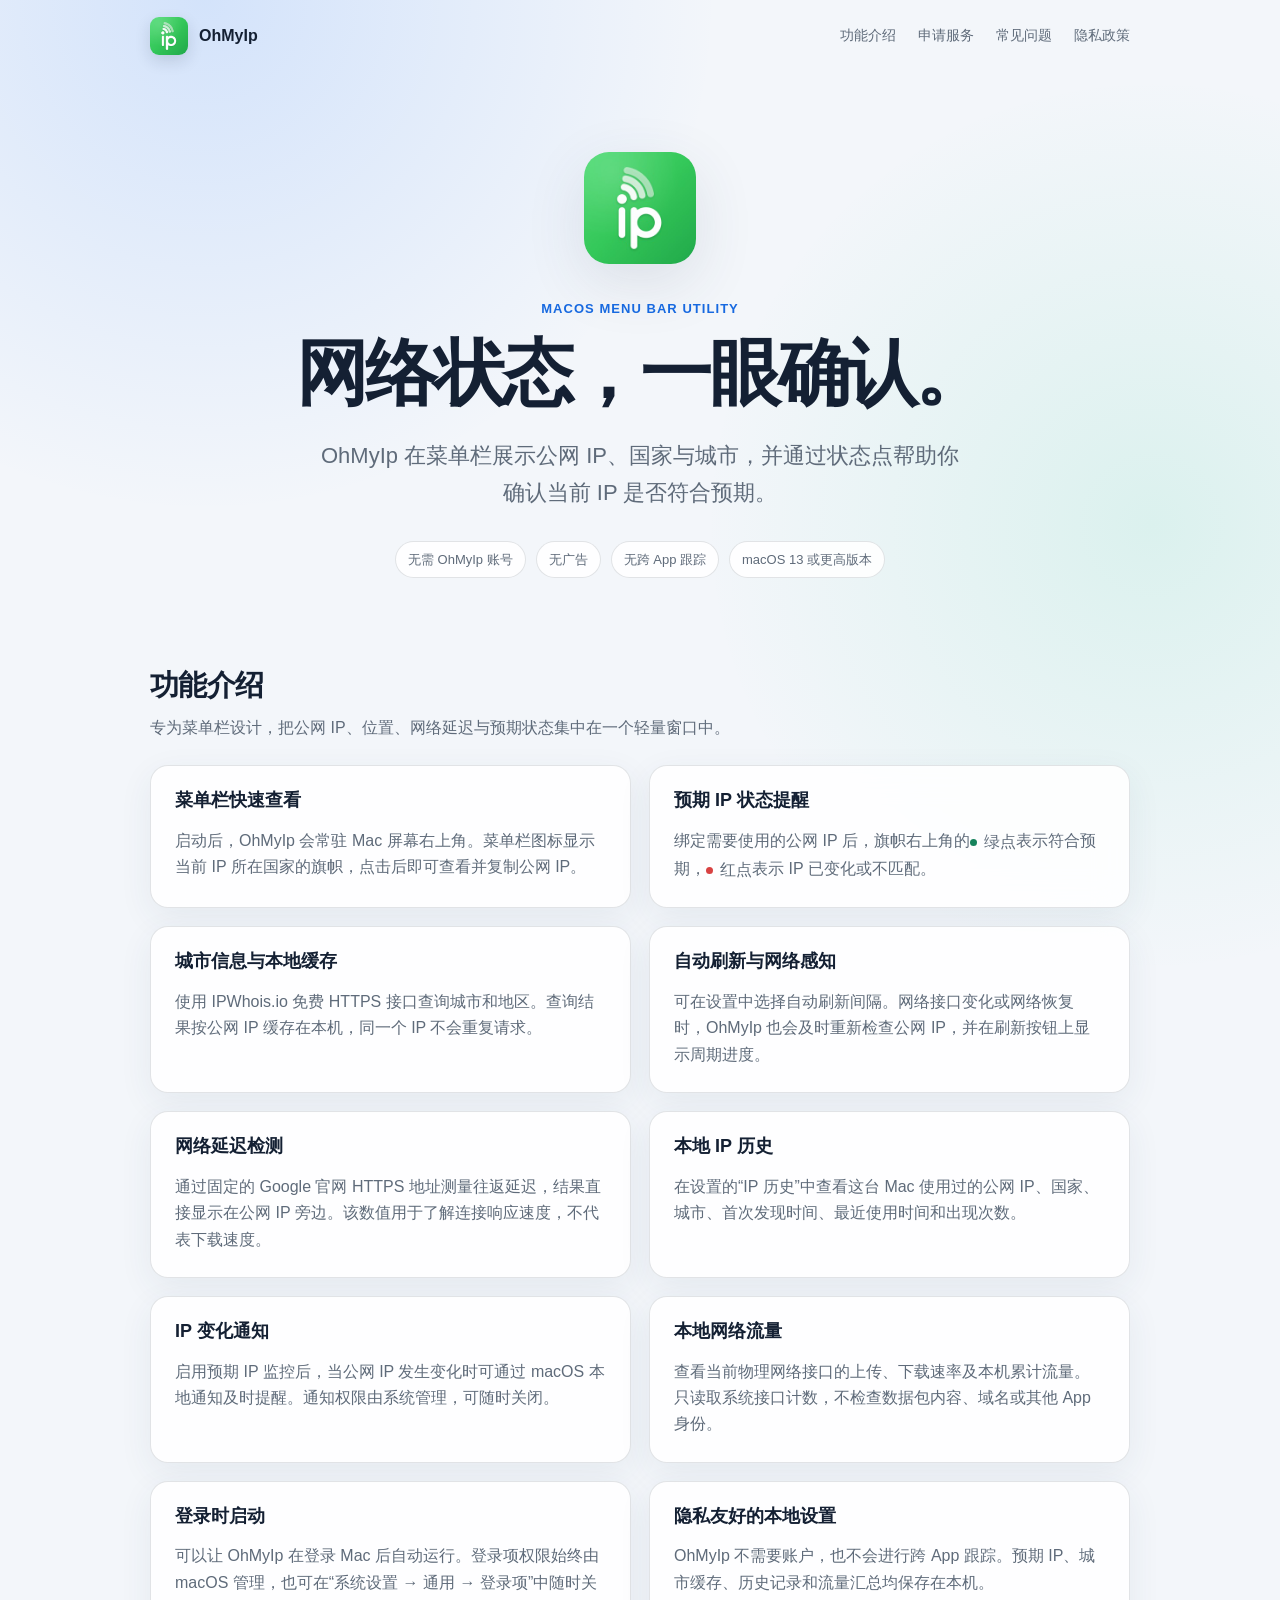
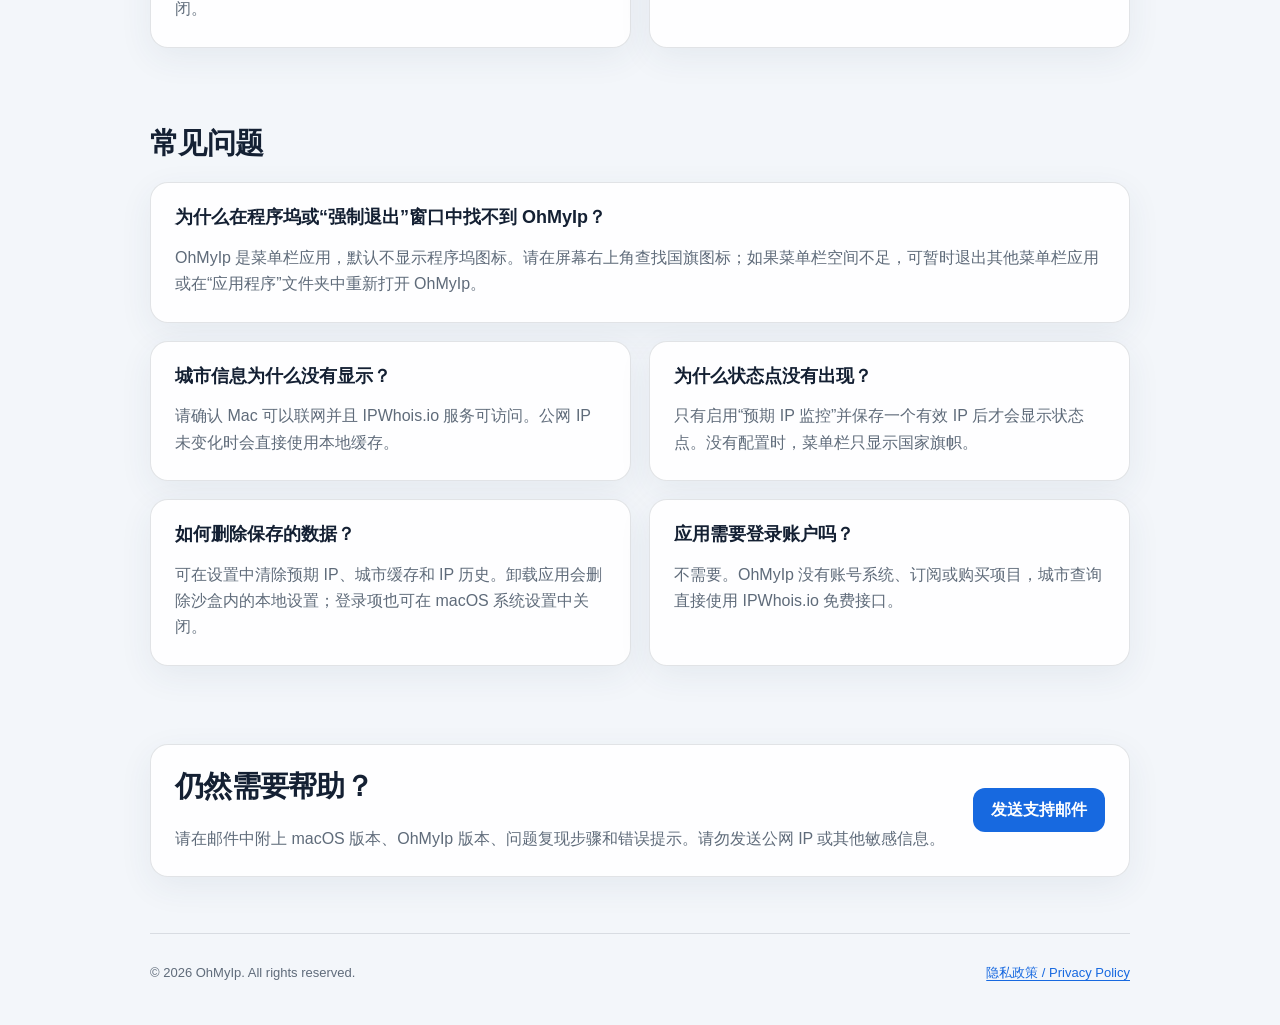
<file: ohmyip/index.html>
<!doctype html>
<html lang="zh-Hans">
<head>
    <meta charset="utf-8">
    <meta name="viewport" content="width=device-width, initial-scale=1">
    <meta name="description" content="OhMyIp for macOS 功能介绍、使用帮助与隐私信息。">
    <title>OhMyIp 功能介绍与技术支持</title>
    <link rel="stylesheet" href="styles.css">
</head>
<body>
    <header class="shell nav">
        <a class="brand" href="./" aria-label="OhMyIp 首页">
            <img src="icon.jpg" alt="OhMyIp 图标">
            <span>OhMyIp</span>
        </a>
        <nav class="nav-links" aria-label="主导航">
            <a href="#features">功能介绍</a>
            <a href="#ip-check-service">申请服务</a>
            <a href="#faq">常见问题</a>
            <a href="privacy/">隐私政策</a>
        </nav>
    </header>

    <main>
        <section class="shell hero">
            <img class="hero-icon" src="icon.jpg" alt="OhMyIp 应用图标">
            <p class="eyebrow">macOS menu bar utility</p>
            <h1>网络状态，一眼确认。</h1>
            <p class="lede">OhMyIp 在菜单栏展示公网 IP、国家与城市，并通过状态点帮助你确认当前 IP 是否符合预期。</p>
            <div class="pills" aria-label="产品特点">
                <span class="pill">无需 OhMyIp 账号</span>
                <span class="pill">无广告</span>
                <span class="pill">无跨 App 跟踪</span>
                <span class="pill">macOS 13 或更高版本</span>
            </div>
        </section>

        <section class="shell section" id="features" aria-labelledby="features-title">
            <h2 class="section-title" id="features-title">功能介绍</h2>
            <p class="section-intro">专为菜单栏设计，把公网 IP、位置、网络延迟与预期状态集中在一个轻量窗口中。</p>
            <div class="grid">
                <article class="card">
                    <h3>菜单栏快速查看</h3>
                    <p>启动后，OhMyIp 会常驻 Mac 屏幕右上角。菜单栏图标显示当前 IP 所在国家的旗帜，点击后即可查看并复制公网 IP。</p>
                </article>
                <article class="card">
                    <h3>预期 IP 状态提醒</h3>
                    <p>绑定需要使用的公网 IP 后，旗帜右上角的<span class="status"><span class="dot"></span>绿点</span>表示符合预期，<span class="status"><span class="dot red"></span>红点</span>表示 IP 已变化或不匹配。</p>
                </article>
                <article class="card">
                    <h3>城市信息与本地缓存</h3>
                    <p>使用 IPWhois.io 免费 HTTPS 接口查询城市和地区。查询结果按公网 IP 缓存在本机，同一个 IP 不会重复请求。</p>
                </article>
                <article class="card">
                    <h3>自动刷新与网络感知</h3>
                    <p>可在设置中选择自动刷新间隔。网络接口变化或网络恢复时，OhMyIp 也会及时重新检查公网 IP，并在刷新按钮上显示周期进度。</p>
                </article>
                <article class="card">
                    <h3>网络延迟检测</h3>
                    <p>通过固定的 Google 官网 HTTPS 地址测量往返延迟，结果直接显示在公网 IP 旁边。该数值用于了解连接响应速度，不代表下载速度。</p>
                </article>
                <article class="card">
                    <h3>本地 IP 历史</h3>
                    <p>在设置的“IP 历史”中查看这台 Mac 使用过的公网 IP、国家、城市、首次发现时间、最近使用时间和出现次数。</p>
                </article>
                <article class="card">
                    <h3>IP 变化通知</h3>
                    <p>启用预期 IP 监控后，当公网 IP 发生变化时可通过 macOS 本地通知及时提醒。通知权限由系统管理，可随时关闭。</p>
                </article>
                <article class="card">
                    <h3>本地网络流量</h3>
                    <p>查看当前物理网络接口的上传、下载速率及本机累计流量。只读取系统接口计数，不检查数据包内容、域名或其他 App 身份。</p>
                </article>
                <article class="card">
                    <h3>登录时启动</h3>
                    <p>可以让 OhMyIp 在登录 Mac 后自动运行。登录项权限始终由 macOS 管理，也可在“系统设置 → 通用 → 登录项”中随时关闭。</p>
                </article>
                <article class="card">
                    <h3>隐私友好的本地设置</h3>
                    <p>OhMyIp 不需要账户，也不会进行跨 App 跟踪。预期 IP、城市缓存、历史记录和流量汇总均保存在本机。</p>
                </article>
            </div>
        </section>

        <section class="shell section" id="faq" aria-labelledby="faq-title">
            <h2 class="section-title" id="faq-title">常见问题</h2>
            <div class="grid">
                <article class="card wide">
                    <h3>为什么在程序坞或“强制退出”窗口中找不到 OhMyIp？</h3>
                    <p>OhMyIp 是菜单栏应用，默认不显示程序坞图标。请在屏幕右上角查找国旗图标；如果菜单栏空间不足，可暂时退出其他菜单栏应用或在“应用程序”文件夹中重新打开 OhMyIp。</p>
                </article>
                <article class="card">
                    <h3>城市信息为什么没有显示？</h3>
                    <p>请确认 Mac 可以联网并且 IPWhois.io 服务可访问。公网 IP 未变化时会直接使用本地缓存。</p>
                </article>
                <article class="card">
                    <h3>为什么状态点没有出现？</h3>
                    <p>只有启用“预期 IP 监控”并保存一个有效 IP 后才会显示状态点。没有配置时，菜单栏只显示国家旗帜。</p>
                </article>
                <article class="card">
                    <h3>如何删除保存的数据？</h3>
                    <p>可在设置中清除预期 IP、城市缓存和 IP 历史。卸载应用会删除沙盒内的本地设置；登录项也可在 macOS 系统设置中关闭。</p>
                </article>
                <article class="card">
                    <h3>应用需要登录账户吗？</h3>
                    <p>不需要。OhMyIp 没有账号系统、订阅或购买项目，城市查询直接使用 IPWhois.io 免费接口。</p>
                </article>
            </div>
        </section>

        <section class="shell section" id="contact" aria-labelledby="contact-title">
            <div class="card contact">
                <div>
                    <h2 class="section-title" id="contact-title">仍然需要帮助？</h2>
                    <p>请在邮件中附上 macOS 版本、OhMyIp 版本、问题复现步骤和错误提示。请勿发送公网 IP 或其他敏感信息。</p>
                </div>
                <a class="button" href="mailto:heartwave_app@163.com?subject=OhMyIp%20Support">发送支持邮件</a>
            </div>
        </section>
    </main>

    <footer class="shell">
        <p>© 2026 OhMyIp. All rights reserved.</p>
        <p><a href="privacy/">隐私政策 / Privacy Policy</a></p>
    </footer>
<!-- Cloudflare Web Analytics --><script type='module' src='https://static.cloudflareinsights.com/beacon.min.js' data-cf-beacon='{"token": "f39516dae6f949f2a7dad77e1b748d5d"}'></script><!-- End Cloudflare Web Analytics -->
</body>
</html>
</file>
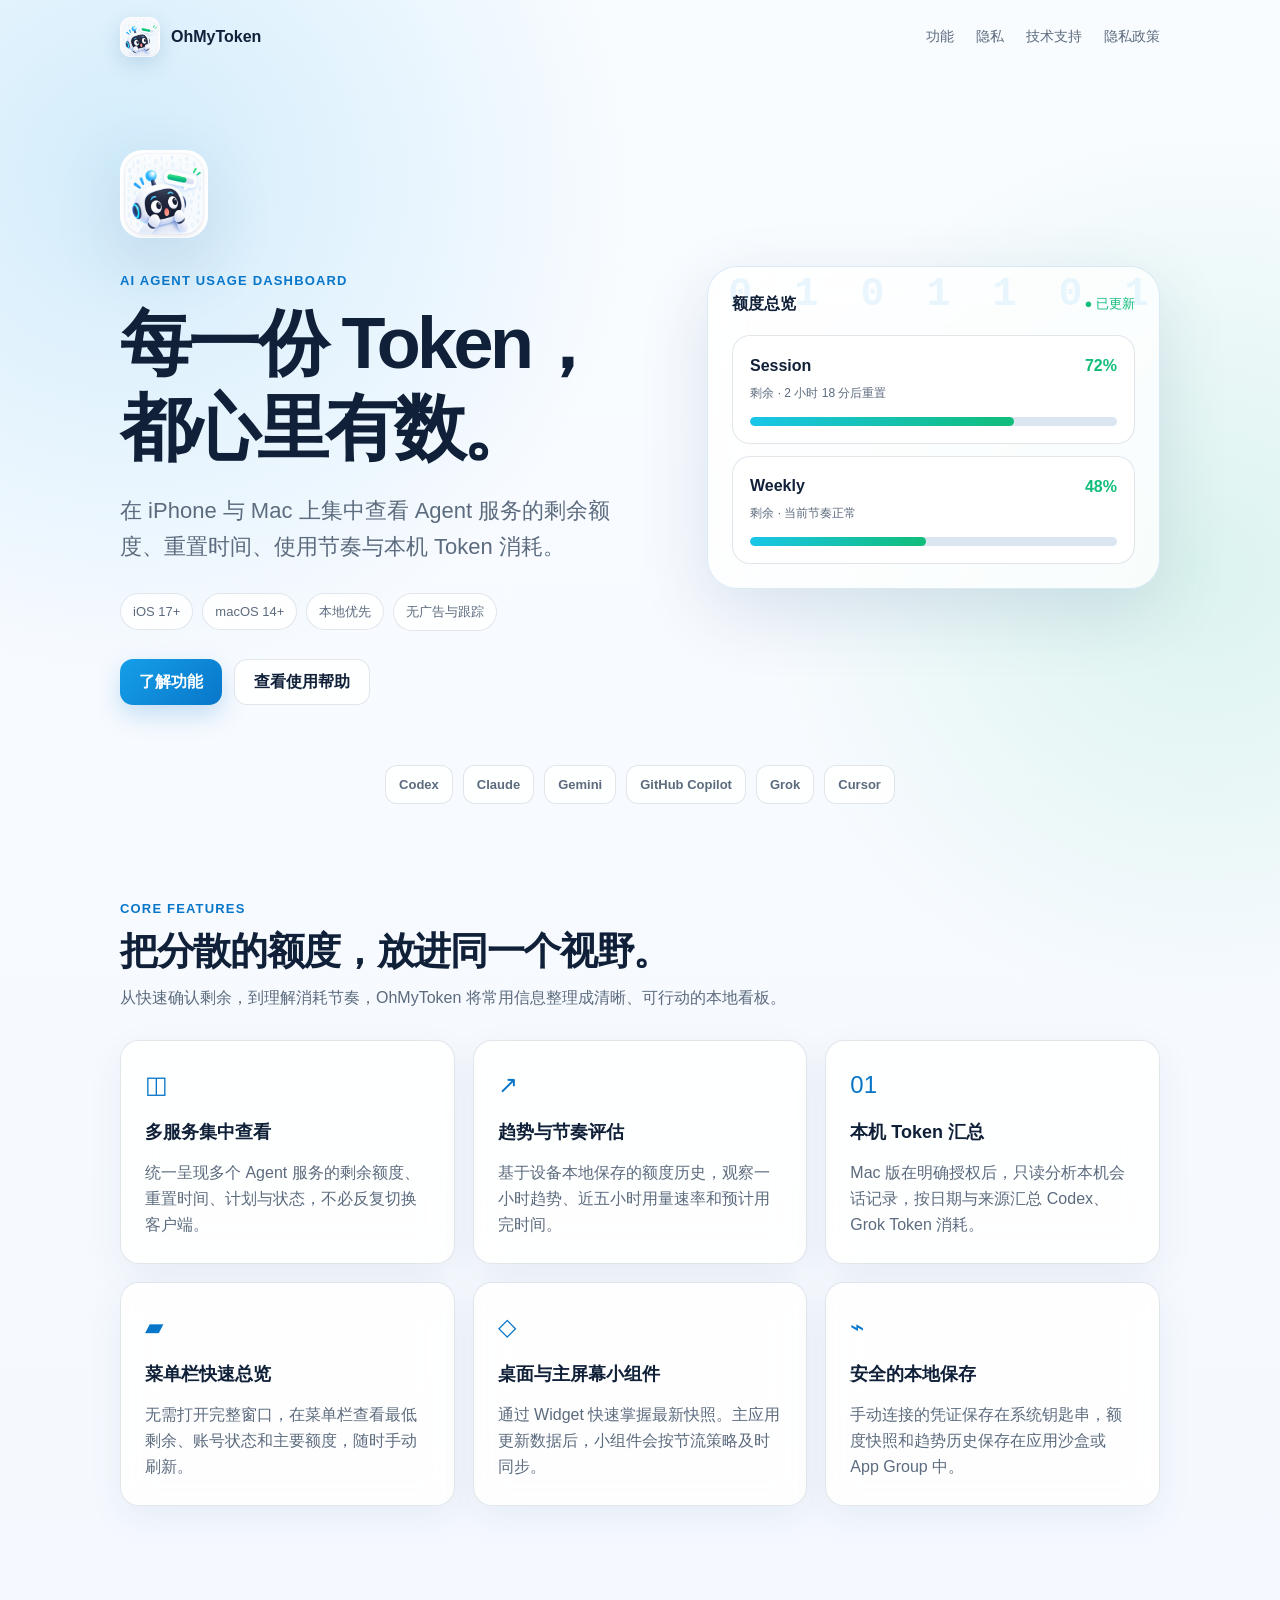
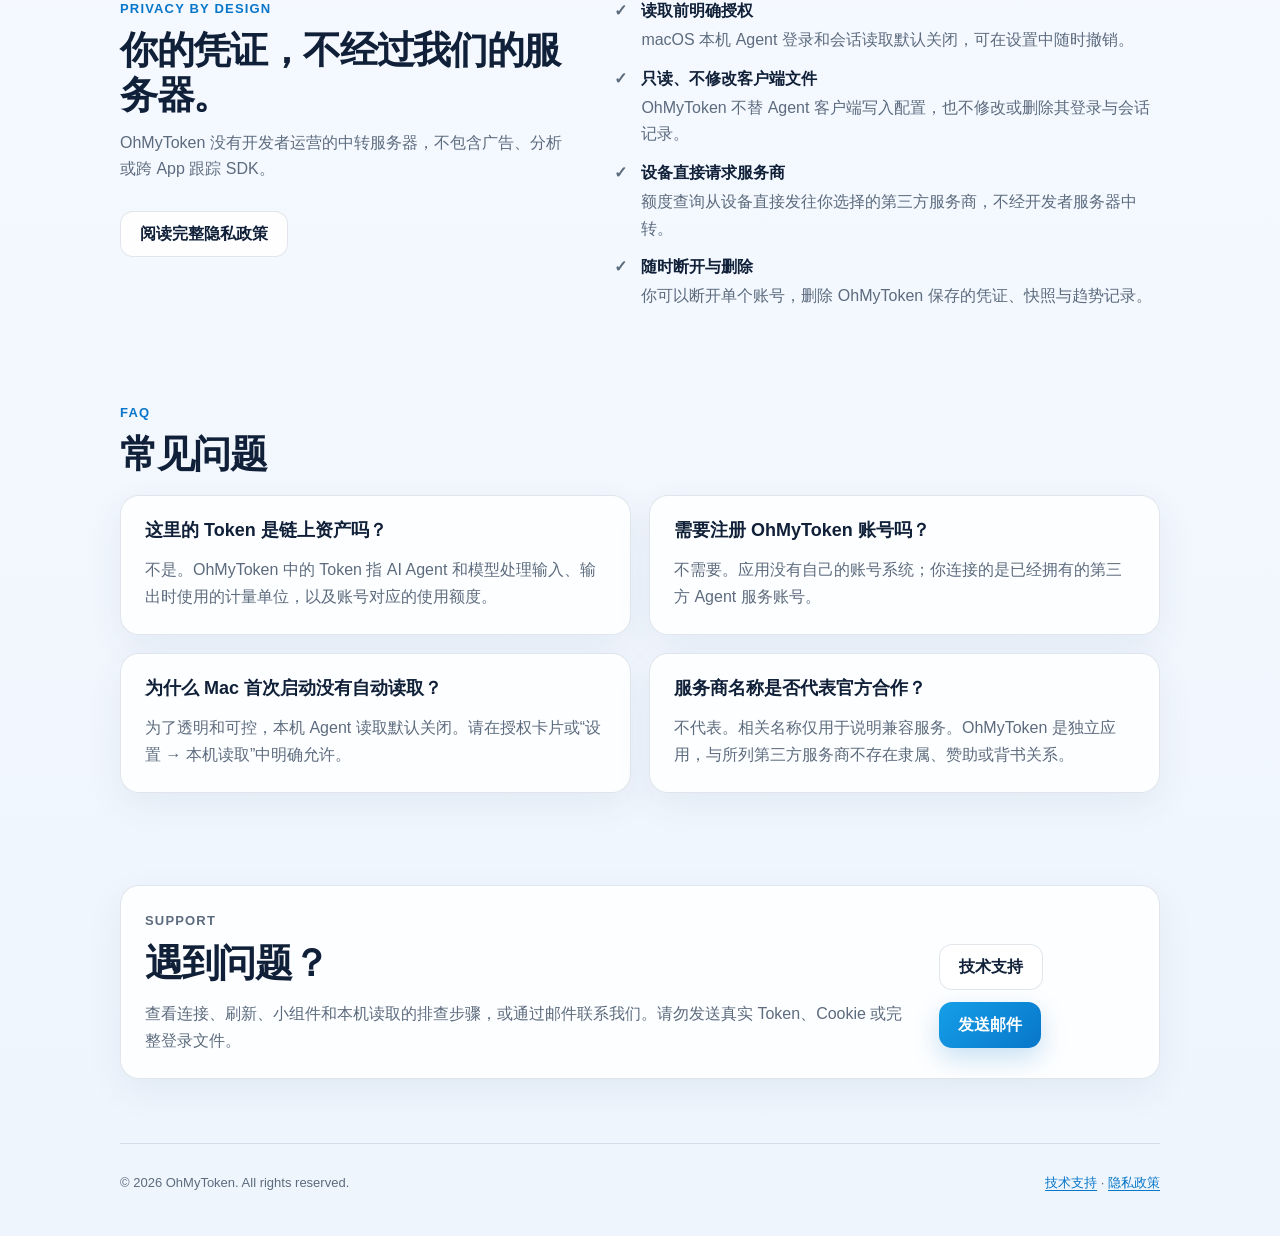
<file: ohmytoken/index.html>
<!doctype html>
<html lang="zh-Hans">
<head>
    <meta charset="utf-8">
    <meta name="viewport" content="width=device-width, initial-scale=1">
    <meta name="description" content="OhMyToken 是面向 iPhone 与 Mac 的 AI Agent 额度和 Token 用量看板，支持菜单栏、小组件、趋势与本机消耗汇总。">
    <meta name="theme-color" content="#f5f9ff">
    <title>OhMyToken — Agent 额度与 Token 用量</title>
    <link rel="icon" href="icon.jpg">
    <link rel="stylesheet" href="styles.css">
</head>
<body>
    <header class="shell nav">
        <a class="brand" href="./" aria-label="OhMyToken 首页">
            <img src="icon.jpg" alt="OhMyToken 图标">
            <span>OhMyToken</span>
        </a>
        <nav class="nav-links" aria-label="主导航">
            <a href="#features">功能</a>
            <a href="#privacy">隐私</a>
            <a href="support/">技术支持</a>
            <a href="privacy/">隐私政策</a>
        </nav>
    </header>

    <main>
        <section class="shell hero">
            <div class="hero-copy">
                <img class="hero-icon" src="icon.jpg" alt="OhMyToken 应用图标">
                <p class="eyebrow">AI Agent usage dashboard</p>
                <h1>每一份 Token，<br>都心里有数。</h1>
                <p class="lede">在 iPhone 与 Mac 上集中查看 Agent 服务的剩余额度、重置时间、使用节奏与本机 Token 消耗。</p>
                <div class="pills" aria-label="产品特点">
                    <span class="pill">iOS 17+</span>
                    <span class="pill">macOS 14+</span>
                    <span class="pill">本地优先</span>
                    <span class="pill">无广告与跟踪</span>
                </div>
                <div class="actions">
                    <a class="button" href="#features">了解功能</a>
                    <a class="button secondary" href="support/">查看使用帮助</a>
                </div>
            </div>
            <div class="dashboard" aria-label="额度看板示意图">
                <div class="dashboard-head">
                    <span class="dashboard-title">额度总览</span>
                    <span class="dashboard-status">● 已更新</span>
                </div>
                <div class="quota-card">
                    <div class="quota-row"><span class="quota-name">Session</span><span class="quota-value">72%</span></div>
                    <div class="quota-meta">剩余 · 2 小时 18 分后重置</div>
                    <div class="meter"><span style="width:72%"></span></div>
                </div>
                <div class="quota-card">
                    <div class="quota-row"><span class="quota-name">Weekly</span><span class="quota-value">48%</span></div>
                    <div class="quota-meta">剩余 · 当前节奏正常</div>
                    <div class="meter"><span style="width:48%"></span></div>
                </div>
            </div>
        </section>

        <div class="shell providers" aria-label="支持的服务">
            <span class="provider">Codex</span>
            <span class="provider">Claude</span>
            <span class="provider">Gemini</span>
            <span class="provider">GitHub Copilot</span>
            <span class="provider">Grok</span>
            <span class="provider">Cursor</span>
        </div>

        <section class="shell section" id="features" aria-labelledby="features-title">
            <p class="eyebrow compact">Core features</p>
            <h2 class="section-title" id="features-title">把分散的额度，放进同一个视野。</h2>
            <p class="section-intro">从快速确认剩余，到理解消耗节奏，OhMyToken 将常用信息整理成清晰、可行动的本地看板。</p>
            <div class="grid">
                <article class="card"><div class="card-icon">◫</div><h3>多服务集中查看</h3><p>统一呈现多个 Agent 服务的剩余额度、重置时间、计划与状态，不必反复切换客户端。</p></article>
                <article class="card"><div class="card-icon">↗</div><h3>趋势与节奏评估</h3><p>基于设备本地保存的额度历史，观察一小时趋势、近五小时用量速率和预计用完时间。</p></article>
                <article class="card"><div class="card-icon">01</div><h3>本机 Token 汇总</h3><p>Mac 版在明确授权后，只读分析本机会话记录，按日期与来源汇总 Codex、Grok Token 消耗。</p></article>
                <article class="card"><div class="card-icon">▰</div><h3>菜单栏快速总览</h3><p>无需打开完整窗口，在菜单栏查看最低剩余、账号状态和主要额度，随时手动刷新。</p></article>
                <article class="card"><div class="card-icon">◇</div><h3>桌面与主屏幕小组件</h3><p>通过 Widget 快速掌握最新快照。主应用更新数据后，小组件会按节流策略及时同步。</p></article>
                <article class="card"><div class="card-icon">⌁</div><h3>安全的本地保存</h3><p>手动连接的凭证保存在系统钥匙串，额度快照和趋势历史保存在应用沙盒或 App Group 中。</p></article>
            </div>
        </section>

        <section class="section" id="privacy" aria-labelledby="privacy-title">
            <div class="shell split">
                <div>
                    <p class="eyebrow compact">Privacy by design</p>
                    <h2 class="section-title" id="privacy-title">你的凭证，不经过我们的服务器。</h2>
                    <p class="section-intro">OhMyToken 没有开发者运营的中转服务器，不包含广告、分析或跨 App 跟踪 SDK。</p>
                    <a class="button secondary" href="privacy/">阅读完整隐私政策</a>
                </div>
                <div class="principles">
                    <div class="principle"><span class="check">✓</span><div><strong>读取前明确授权</strong><span>macOS 本机 Agent 登录和会话读取默认关闭，可在设置中随时撤销。</span></div></div>
                    <div class="principle"><span class="check">✓</span><div><strong>只读、不修改客户端文件</strong><span>OhMyToken 不替 Agent 客户端写入配置，也不修改或删除其登录与会话记录。</span></div></div>
                    <div class="principle"><span class="check">✓</span><div><strong>设备直接请求服务商</strong><span>额度查询从设备直接发往你选择的第三方服务商，不经开发者服务器中转。</span></div></div>
                    <div class="principle"><span class="check">✓</span><div><strong>随时断开与删除</strong><span>你可以断开单个账号，删除 OhMyToken 保存的凭证、快照与趋势记录。</span></div></div>
                </div>
            </div>
        </section>

        <section class="shell section" id="faq" aria-labelledby="faq-title">
            <p class="eyebrow compact">FAQ</p>
            <h2 class="section-title" id="faq-title">常见问题</h2>
            <div class="grid two">
                <article class="card"><h3>这里的 Token 是链上资产吗？</h3><p>不是。OhMyToken 中的 Token 指 AI Agent 和模型处理输入、输出时使用的计量单位，以及账号对应的使用额度。</p></article>
                <article class="card"><h3>需要注册 OhMyToken 账号吗？</h3><p>不需要。应用没有自己的账号系统；你连接的是已经拥有的第三方 Agent 服务账号。</p></article>
                <article class="card"><h3>为什么 Mac 首次启动没有自动读取？</h3><p>为了透明和可控，本机 Agent 读取默认关闭。请在授权卡片或“设置 → 本机读取”中明确允许。</p></article>
                <article class="card"><h3>服务商名称是否代表官方合作？</h3><p>不代表。相关名称仅用于说明兼容服务。OhMyToken 是独立应用，与所列第三方服务商不存在隶属、赞助或背书关系。</p></article>
            </div>
        </section>

        <section class="shell section" id="contact" aria-labelledby="contact-title">
            <div class="card contact">
                <div><p class="eyebrow compact">Support</p><h2 class="section-title" id="contact-title">遇到问题？</h2><p>查看连接、刷新、小组件和本机读取的排查步骤，或通过邮件联系我们。请勿发送真实 Token、Cookie 或完整登录文件。</p></div>
                <div class="actions"><a class="button secondary" href="support/">技术支持</a><a class="button" href="mailto:935517644@qq.com?subject=OhMyToken%20Support">发送邮件</a></div>
            </div>
        </section>
    </main>

    <footer class="shell">
        <p>© 2026 OhMyToken. All rights reserved.</p>
        <p><a href="support/">技术支持</a> · <a href="privacy/">隐私政策</a></p>
    </footer>
<!-- Cloudflare Web Analytics --><script type='module' src='https://static.cloudflareinsights.com/beacon.min.js' data-cf-beacon='{"token": "f39516dae6f949f2a7dad77e1b748d5d"}'></script><!-- End Cloudflare Web Analytics -->
</body>
</html>
</file>
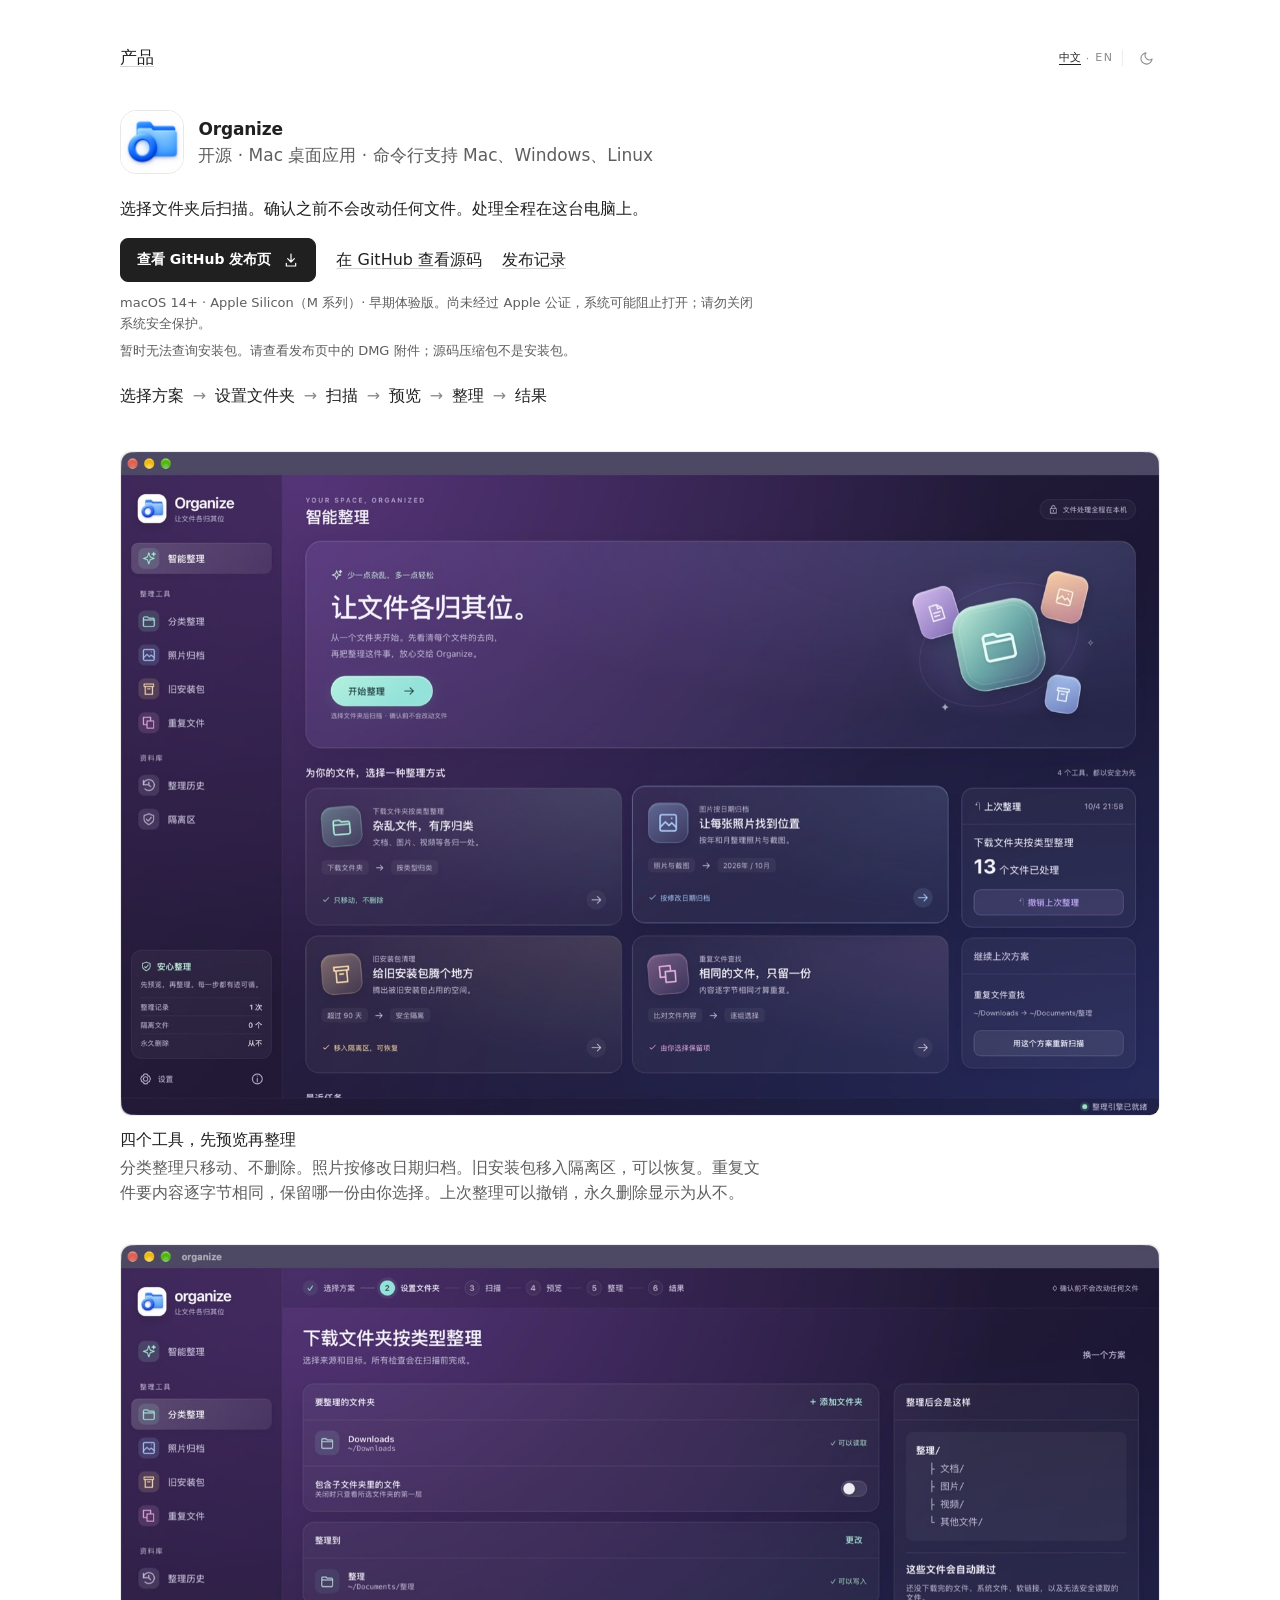
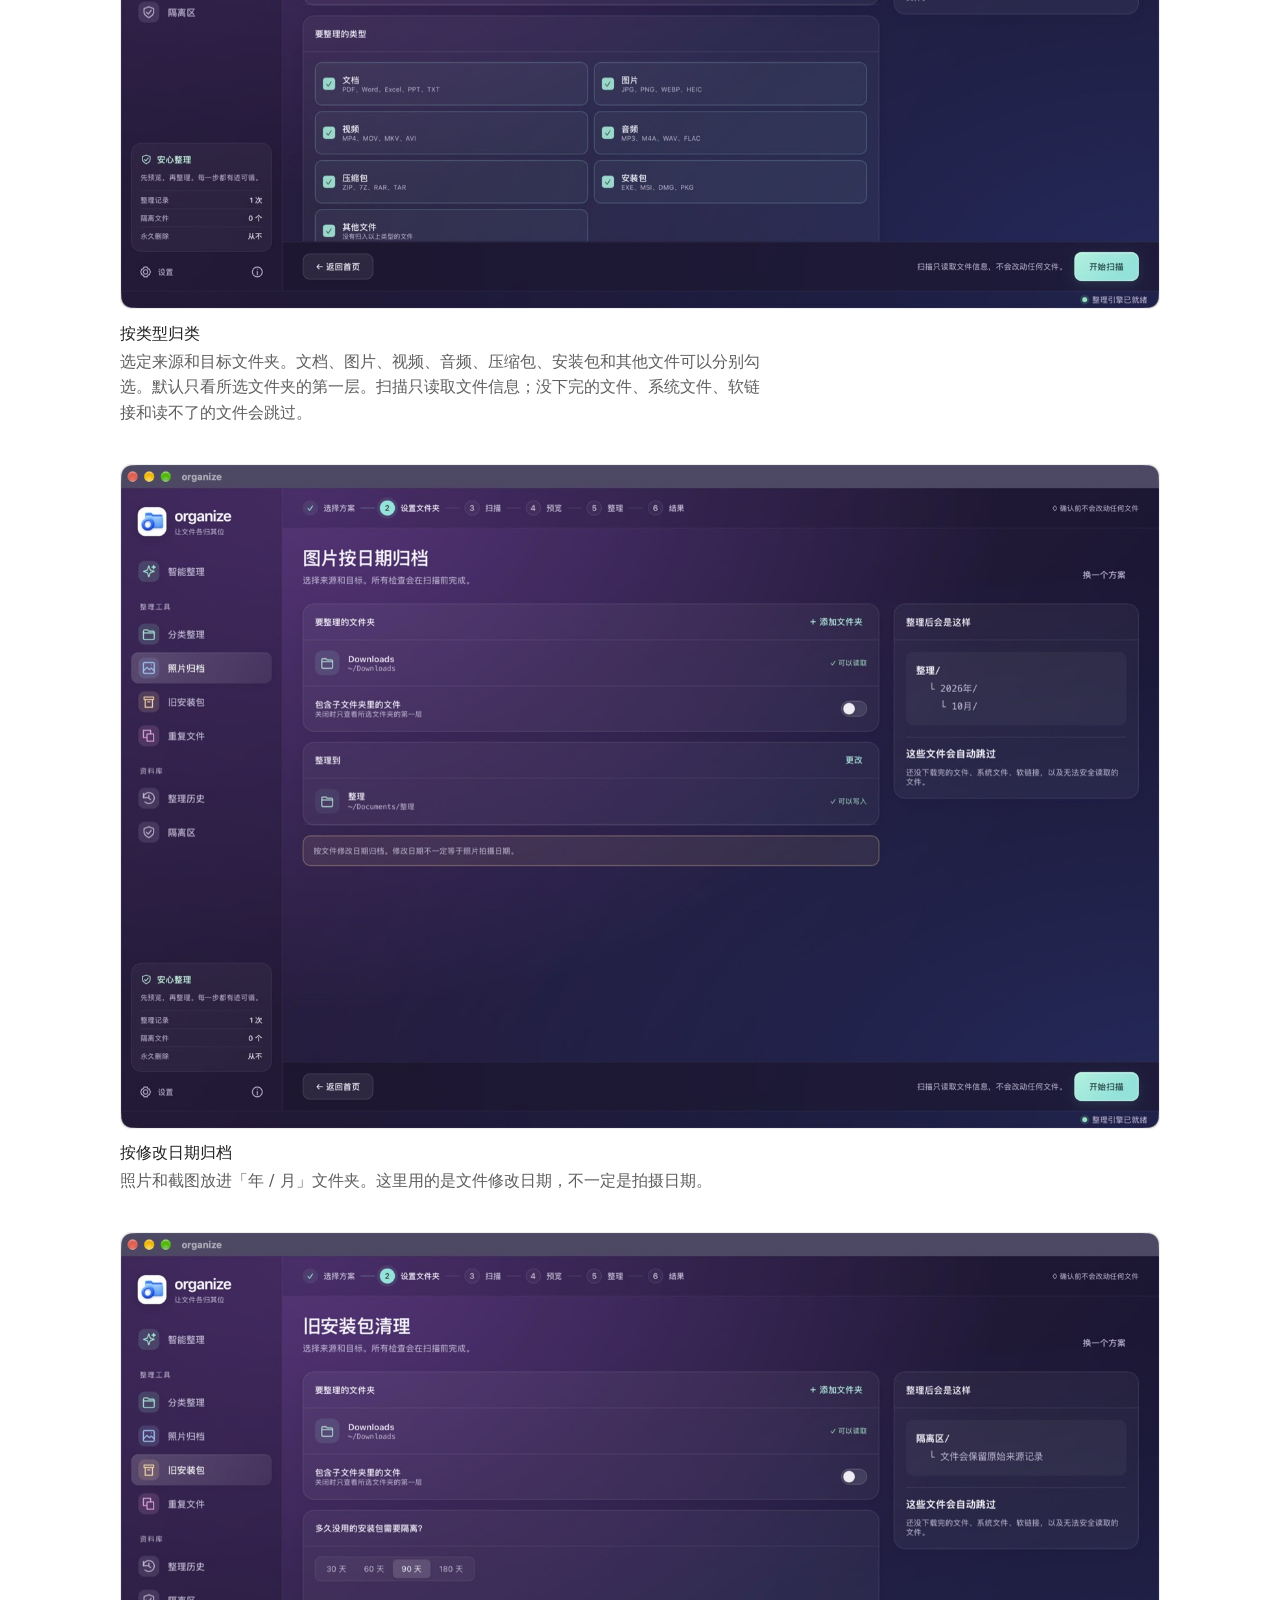
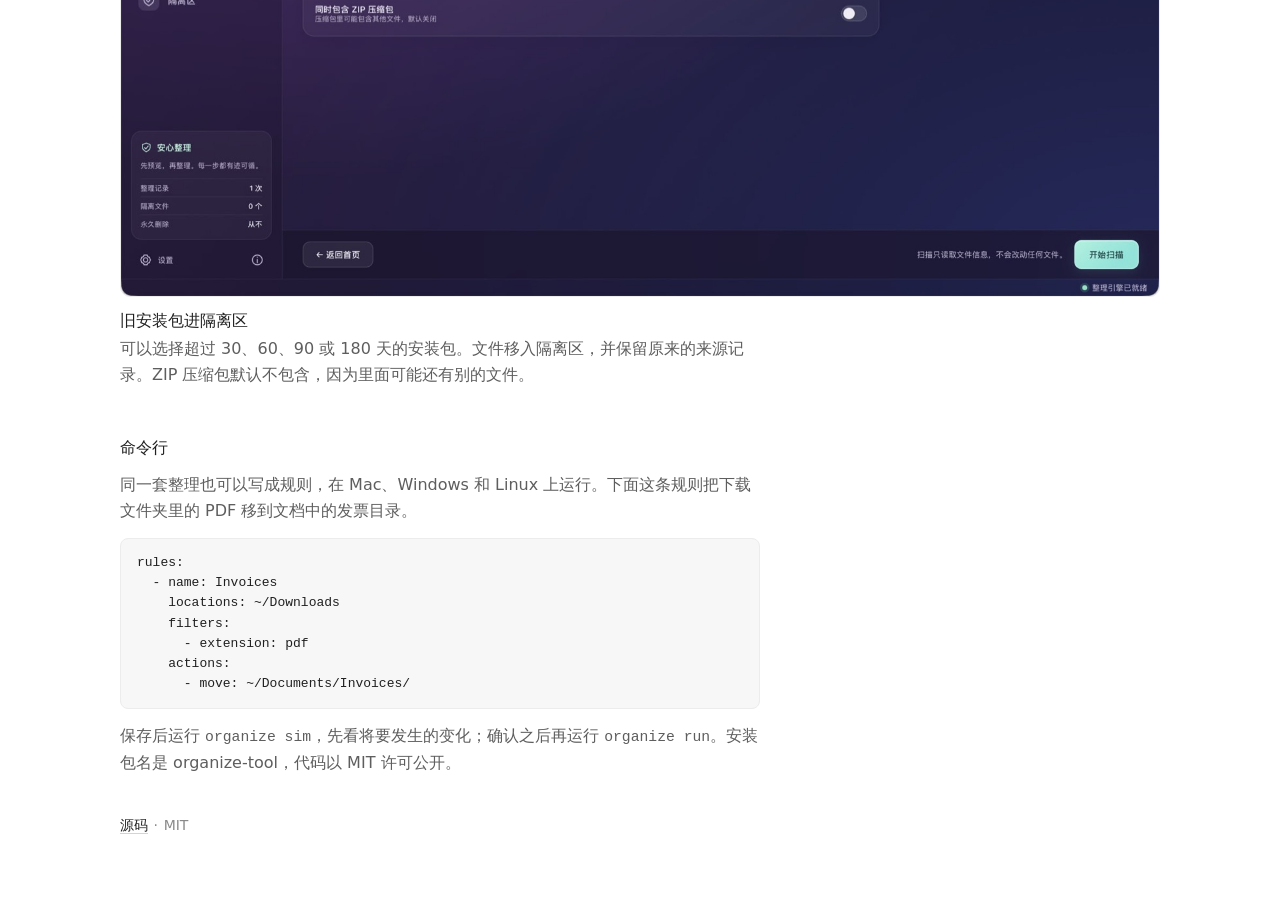
<file: organize/index.html>
<!doctype html>
<html lang="zh-Hans">
<head>
    <meta charset="utf-8">
    <meta name="viewport" content="width=device-width, initial-scale=1">
    <meta name="description" content="organize 用规则整理文件。桌面应用先给出预览，确认后才移动；命令行支持 Mac、Windows 与 Linux。">
    <meta name="theme-color" content="#ffffff" media="(prefers-color-scheme: light)">
    <meta name="theme-color" content="#141414" media="(prefers-color-scheme: dark)">
    <title>organize — 先预览，再整理文件</title>
    <link rel="icon" href="icon.jpg">
    <link rel="stylesheet" href="styles.css?v=20261005-download2">
    <script>
        try {
            var params = new URLSearchParams(location.search);
            var q = params.get("lang");
            if (q === "en" || q === "zh") localStorage.setItem("lang", q);
            var themeQuery = params.get("theme");
            if (themeQuery === "dark" || themeQuery === "light") localStorage.setItem("theme", themeQuery);
            var savedTheme = localStorage.getItem("theme");
            var dark = savedTheme === "dark" || (!savedTheme && matchMedia("(prefers-color-scheme: dark)").matches);
            if (dark) document.documentElement.classList.add("dark");
            if (localStorage.getItem("lang") === "en") document.documentElement.lang = "en";
        } catch (e) {}
    </script>
</head>
<body>
    <main class="page">
        <header class="top">
            <a class="back" href="../"><span class="zh">产品</span><span class="en">Products</span></a>
            <div class="tools">
                <div class="langs" role="group" aria-label="语言">
                    <button type="button" data-lang="zh-Hans" aria-pressed="true">中文</button>
                    <span aria-hidden="true">·</span>
                    <button type="button" data-lang="en" aria-pressed="false">EN</button>
                </div>
                <span class="tool-rule" aria-hidden="true"></span>
                <button class="theme" type="button" aria-label="切换到深色">
                    <svg class="moon" width="15" height="15" viewBox="0 0 24 24" fill="none" stroke="currentColor" stroke-width="1.7" stroke-linecap="round" stroke-linejoin="round" aria-hidden="true">
                        <path d="M21 12.79A9 9 0 1 1 11.21 3 7 7 0 0 0 21 12.79z"></path>
                    </svg>
                    <svg class="sun" width="15" height="15" viewBox="0 0 24 24" fill="none" stroke="currentColor" stroke-width="1.7" stroke-linecap="round" stroke-linejoin="round" aria-hidden="true">
                        <circle cx="12" cy="12" r="4"></circle>
                        <path d="M12 2v2M12 20v2M4.9 4.9l1.4 1.4M17.7 17.7l1.4 1.4M2 12h2M20 12h2M4.9 19.1l1.4-1.4M17.7 6.3l1.4-1.4"></path>
                    </svg>
                </button>
            </div>
        </header>

        <div class="lead">
            <div class="identity">
                <img src="icon.jpg" alt="" width="64" height="64">
                <div>
                    <h1>Organize</h1>
                    <p class="role"><span class="zh">开源 · Mac 桌面应用 · 命令行支持 Mac、Windows、Linux</span><span class="en">Open source · Mac app · command line for Mac, Windows, and Linux</span></p>
                </div>
            </div>
            <p class="lede"><span class="zh">选择文件夹后扫描。确认之前不会改动任何文件。处理全程在这台电脑上。</span><span class="en">Choose a folder, then scan. Nothing changes until you confirm. Files stay on this computer.</span></p>
            <div class="actions">
                <a class="download" id="app-download" role="link" aria-disabled="true" tabindex="-1" data-state="unavailable" aria-describedby="download-note download-status"><span class="zh">安装包暂不可用</span><span class="en">Installer unavailable</span><svg class="download-icon" width="16" height="16" viewBox="0 0 24 24" fill="none" stroke="currentColor" stroke-width="1.8" stroke-linecap="round" stroke-linejoin="round" aria-hidden="true"><path d="M12 3v12m-5-5 5 5 5-5M5 17v4h14v-4"></path></svg></a>
                <a href="https://github.com/zyggit/organize"><span class="zh">在 GitHub 查看源码</span><span class="en">Source on GitHub</span></a>
                <a href="https://github.com/zyggit/organize/releases"><span class="zh">发布记录</span><span class="en">Releases</span></a>
            </div>
            <p class="download-note" id="download-note"><span class="zh">macOS 14+ · Apple Silicon（M 系列）· 早期体验版。尚未经过 Apple 公证，系统可能阻止打开；请勿关闭系统安全保护。</span><span class="en">macOS 14+ · Apple Silicon (M-series) · Early access. Not Apple notarized; macOS may block opening. Do not disable system security protections.</span></p>
            <p class="download-status" id="download-status" aria-live="polite"><span class="zh">正在查询安装包；也可通过发布记录确认是否已有 DMG 附件。</span><span class="en">Checking for an installer. You can also check Releases for a DMG attachment.</span></p>
            <ol class="flow">
                <li><span class="zh">选择方案</span><span class="en">Choose a plan</span></li>
                <li><span class="zh">设置文件夹</span><span class="en">Set folders</span></li>
                <li><span class="zh">扫描</span><span class="en">Scan</span></li>
                <li><span class="zh">预览</span><span class="en">Preview</span></li>
                <li><span class="zh">整理</span><span class="en">Organize</span></li>
                <li><span class="zh">结果</span><span class="en">Result</span></li>
            </ol>
        </div>

        <div class="windows">
            <figure class="window">
                <img src="shots/home.jpg" width="1600" height="1022" alt="organize 首页，四个整理工具：分类整理、照片归档、旧安装包和重复文件" data-alt-zh="organize 首页，四个整理工具：分类整理、照片归档、旧安装包和重复文件" data-alt-en="organize home, with tools for file type, photo dates, old installers, and duplicates">
                <figcaption>
                    <strong><span class="zh">四个工具，先预览再整理</span><span class="en">Four tools, preview first</span></strong>
                    <span class="zh">分类整理只移动、不删除。照片按修改日期归档。旧安装包移入隔离区，可以恢复。重复文件要内容逐字节相同，保留哪一份由你选择。上次整理可以撤销，永久删除显示为从不。</span>
                    <span class="en">Sorting by type only moves files. Photos are filed by modification date. Old installers go to quarantine and can be restored. Duplicates must match byte for byte, and you choose which copy to keep. The last run can be undone, and permanent deletion is shown as never.</span>
                </figcaption>
            </figure>
            <figure class="window">
                <img src="shots/by-type.jpg" width="1600" height="1022" alt="按类型整理的设置页，来源是下载文件夹，目标是文档中的整理文件夹" data-alt-zh="按类型整理的设置页，来源是下载文件夹，目标是文档中的整理文件夹" data-alt-en="Type-sort setup, from Downloads into a folder under Documents" loading="lazy">
                <figcaption>
                    <strong><span class="zh">按类型归类</span><span class="en">Sort by type</span></strong>
                    <span class="zh">选定来源和目标文件夹。文档、图片、视频、音频、压缩包、安装包和其他文件可以分别勾选。默认只看所选文件夹的第一层。扫描只读取文件信息；没下完的文件、系统文件、软链接和读不了的文件会跳过。</span>
                    <span class="en">Pick a source folder and a destination. Documents, images, video, audio, archives, installers, and other files can each be included. By default only the top level of the chosen folder is scanned. A scan only reads file information. Incomplete downloads, system files, symlinks, and unreadable files are skipped.</span>
                </figcaption>
            </figure>
            <figure class="window">
                <img src="shots/by-date.jpg" width="1600" height="1022" alt="图片按日期归档的设置页，结果放在整理文件夹下的年份和月份目录" data-alt-zh="图片按日期归档的设置页，结果放在整理文件夹下的年份和月份目录" data-alt-en="Photo filing setup, placing images in year and month folders" loading="lazy">
                <figcaption>
                    <strong><span class="zh">按修改日期归档</span><span class="en">File by modification date</span></strong>
                    <span class="zh">照片和截图放进「年 / 月」文件夹。这里用的是文件修改日期，不一定是拍摄日期。</span>
                    <span class="en">Photos and screenshots go into year and month folders. The date used is when the file was last modified, which is not necessarily when the photo was taken.</span>
                </figcaption>
            </figure>
            <figure class="window">
                <img src="shots/installers.jpg" width="1600" height="1022" alt="旧安装包清理的设置页，可选 30、60、90 或 180 天，并移入隔离区" data-alt-zh="旧安装包清理的设置页，可选 30、60、90 或 180 天，并移入隔离区" data-alt-en="Old-installer cleanup, with a choice of 30, 60, 90, or 180 days, moving matches into quarantine" loading="lazy">
                <figcaption>
                    <strong><span class="zh">旧安装包进隔离区</span><span class="en">Old installers go to quarantine</span></strong>
                    <span class="zh">可以选择超过 30、60、90 或 180 天的安装包。文件移入隔离区，并保留原来的来源记录。ZIP 压缩包默认不包含，因为里面可能还有别的文件。</span>
                    <span class="en">Choose installers older than 30, 60, 90, or 180 days. They move into quarantine, which keeps a record of where they came from. Zip archives stay out unless you turn that option on, because an archive can hold other files.</span>
                </figcaption>
            </figure>
        </div>

        <section class="cli">
            <h2><span class="zh">命令行</span><span class="en">Command line</span></h2>
            <p><span class="zh">同一套整理也可以写成规则，在 Mac、Windows 和 Linux 上运行。下面这条规则把下载文件夹里的 PDF 移到文档中的发票目录。</span><span class="en">The same kind of cleanup can be written as rules and run on Mac, Windows, and Linux. This rule moves PDFs from Downloads into an invoices folder.</span></p>
            <pre><code>rules:
  - name: Invoices
    locations: ~/Downloads
    filters:
      - extension: pdf
    actions:
      - move: ~/Documents/Invoices/</code></pre>
            <p><span class="zh">保存后运行 <code>organize sim</code>，先看将要发生的变化；确认之后再运行 <code>organize run</code>。安装包名是 organize-tool，代码以 MIT 许可公开。</span><span class="en">Run <code>organize sim</code> to see what would change, then <code>organize run</code> when it looks right. The package name is organize-tool. The code is MIT licensed.</span></p>
        </section>

        <p class="end">
            <a href="https://github.com/zyggit/organize"><span class="zh">源码</span><span class="en">Source</span></a><span aria-hidden="true">·</span><span>MIT</span>
        </p>
    </main>
    <script src="download.js?v=20261005-download2" defer></script>
    <script>
        var root = document.documentElement;
        var button = document.querySelector(".theme");
        var langButtons = document.querySelectorAll(".langs button");
        var langGroup = document.querySelector(".langs");
        var description = document.querySelector('meta[name="description"]');
        var images = document.querySelectorAll("img[data-alt-zh]");
        var copy = {
            "zh-Hans": {
                title: "organize — 先预览，再整理文件",
                description: "organize 用规则整理文件。桌面应用先给出预览，确认后才移动；命令行支持 Mac、Windows 与 Linux。",
                toDark: "切换到深色",
                toLight: "切换到浅色",
                group: "语言"
            },
            en: {
                title: "organize — Preview the plan, then move files",
                description: "organize cleans up files with rules. The Mac app previews the plan before anything moves. The command line also runs on Windows and Linux.",
                toDark: "Switch to dark",
                toLight: "Switch to light",
                group: "Language"
            }
        };
        function currentLang() {
            return root.lang === "en" ? "en" : "zh-Hans";
        }
        function syncLabel() {
            var text = copy[currentLang()];
            button.setAttribute("aria-label", root.classList.contains("dark") ? text.toLight : text.toDark);
        }
        function applyLang(lang) {
            var next = lang === "en" ? "en" : "zh-Hans";
            root.lang = next;
            document.title = copy[next].title;
            description.setAttribute("content", copy[next].description);
            langGroup.setAttribute("aria-label", copy[next].group);
            langButtons.forEach(function (item) {
                item.setAttribute("aria-pressed", item.getAttribute("data-lang") === next ? "true" : "false");
            });
            images.forEach(function (img) {
                img.alt = next === "en" ? img.getAttribute("data-alt-en") : img.getAttribute("data-alt-zh");
            });
            try { localStorage.setItem("lang", next === "en" ? "en" : "zh"); } catch (e) {}
            syncLabel();
        }
        applyLang(currentLang());
        langButtons.forEach(function (item) {
            item.addEventListener("click", function () {
                applyLang(item.getAttribute("data-lang"));
            });
        });
        button.addEventListener("click", function () {
            var dark = root.classList.toggle("dark");
            try { localStorage.setItem("theme", dark ? "dark" : "light"); } catch (e) {}
            syncLabel();
        });
    </script>
<!-- Cloudflare Web Analytics --><script type='module' src='https://static.cloudflareinsights.com/beacon.min.js' data-cf-beacon='{"token": "f39516dae6f949f2a7dad77e1b748d5d"}'></script><!-- End Cloudflare Web Analytics -->
</body>
</html>
</file>
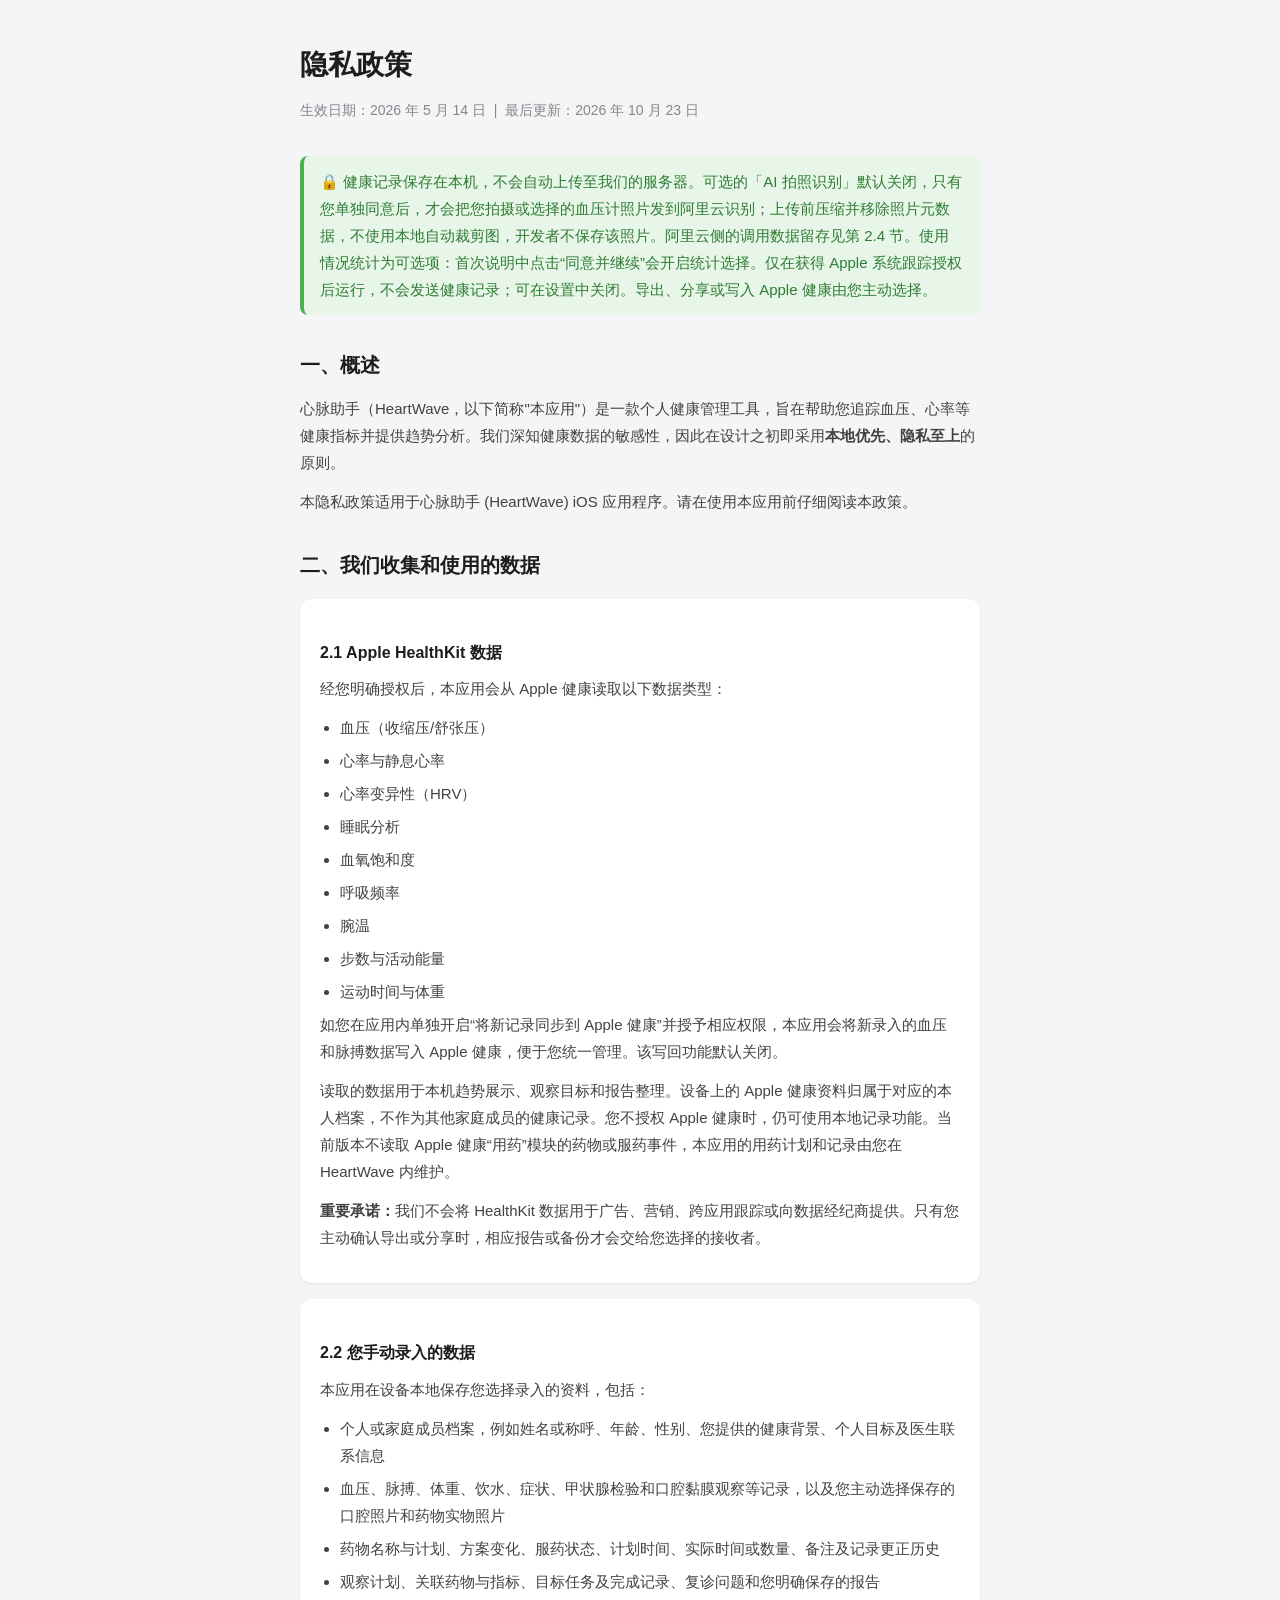
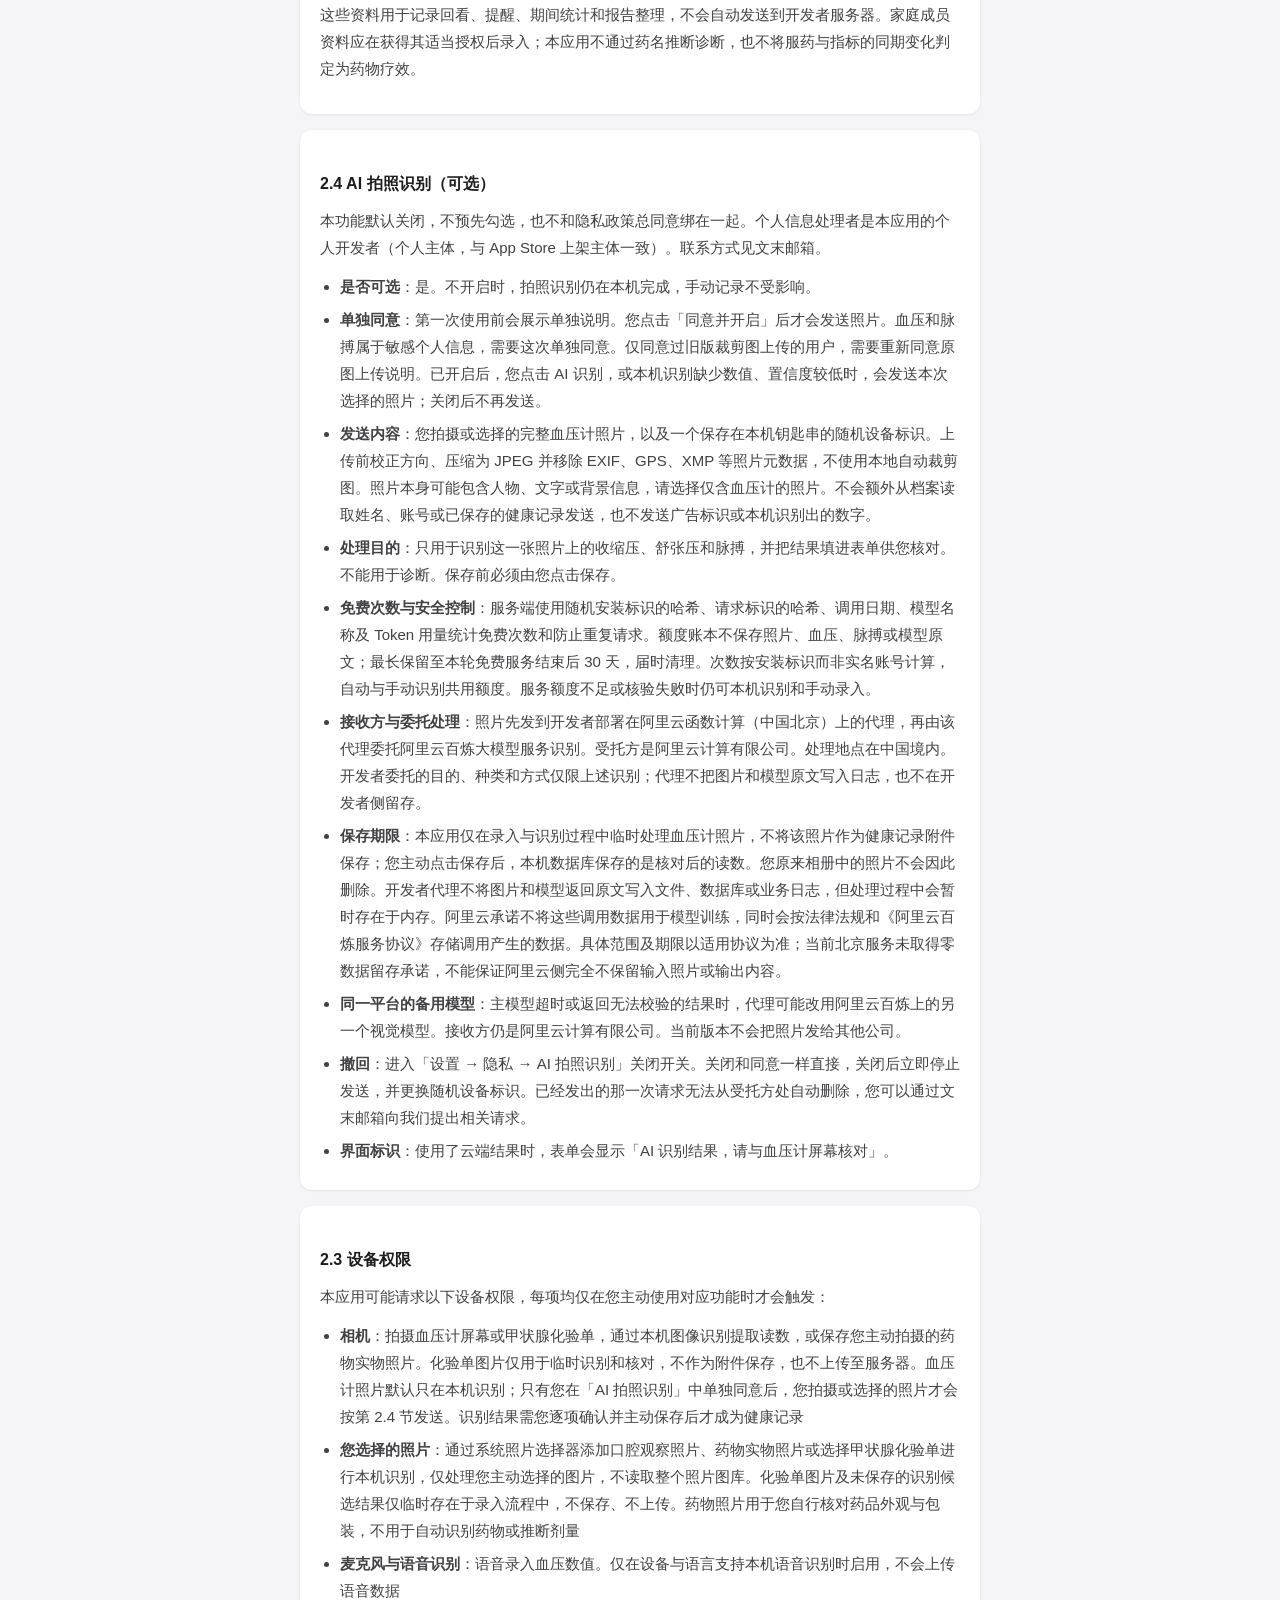
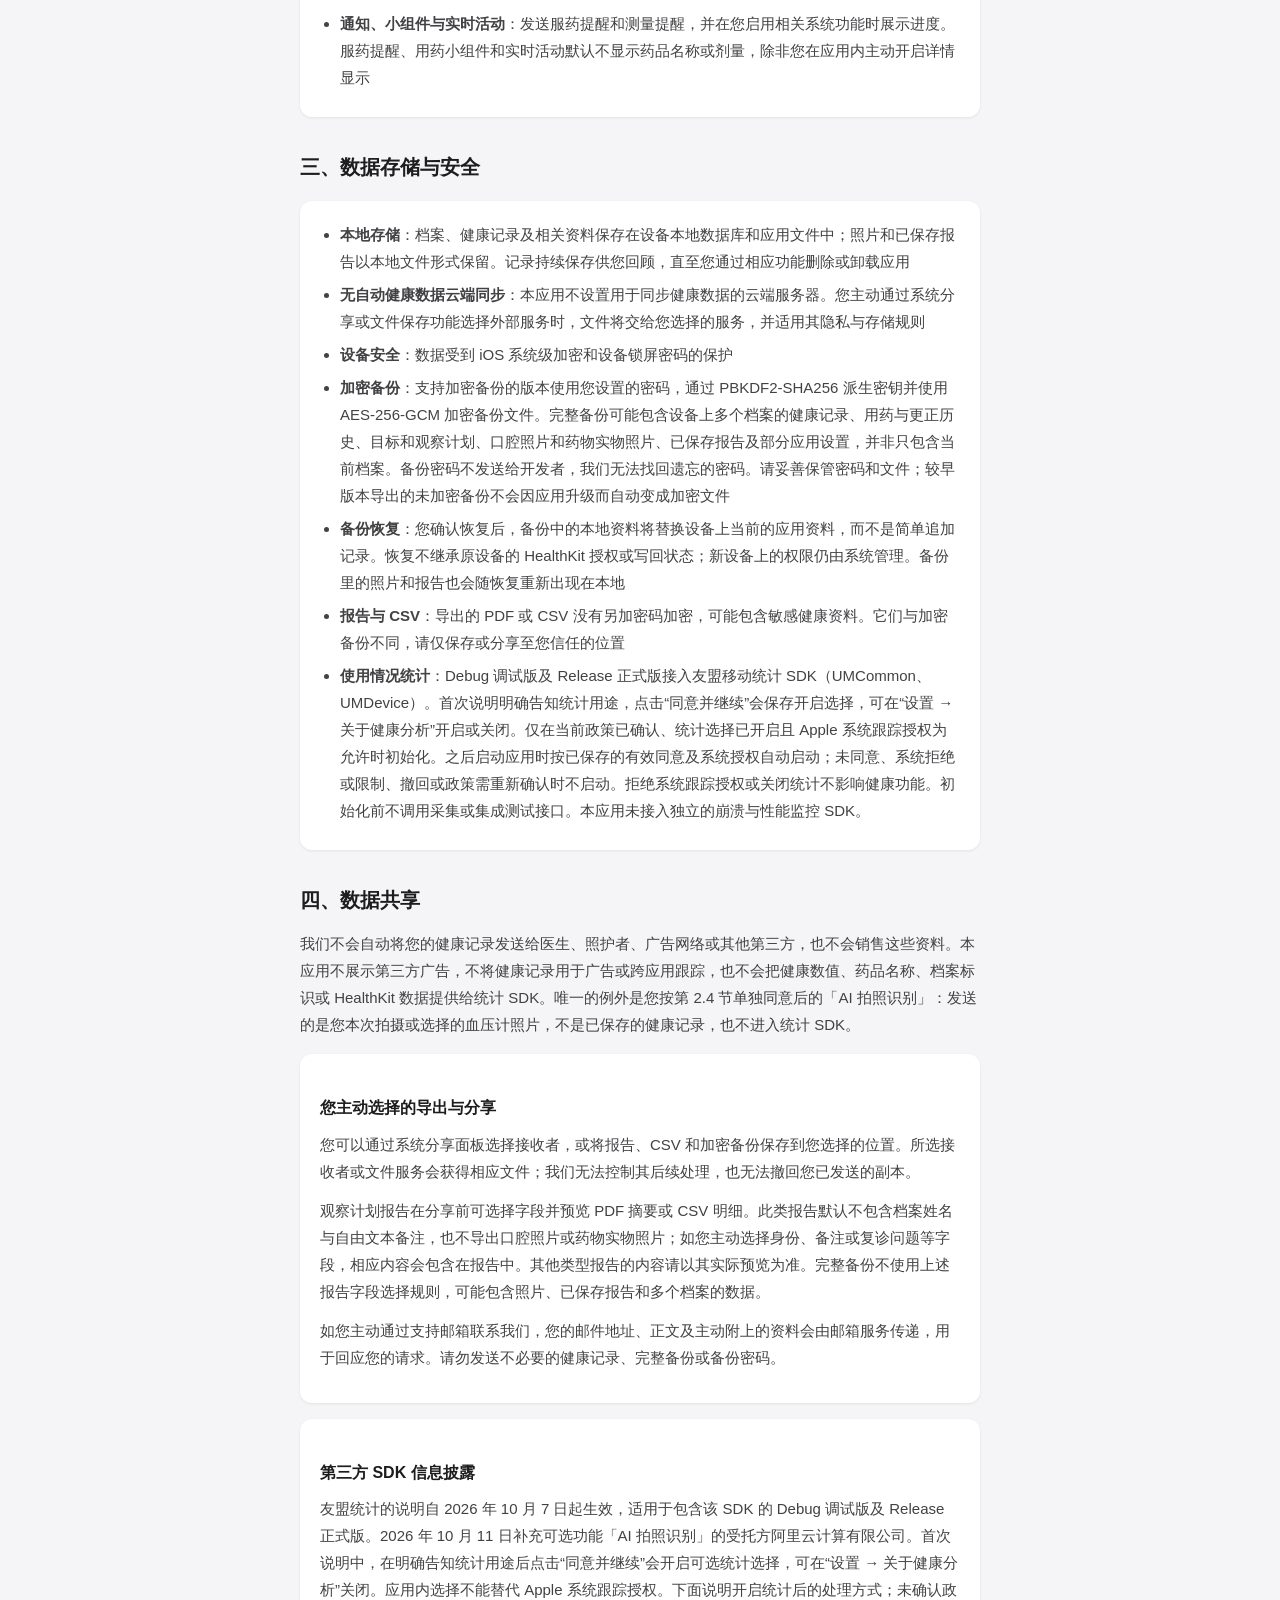
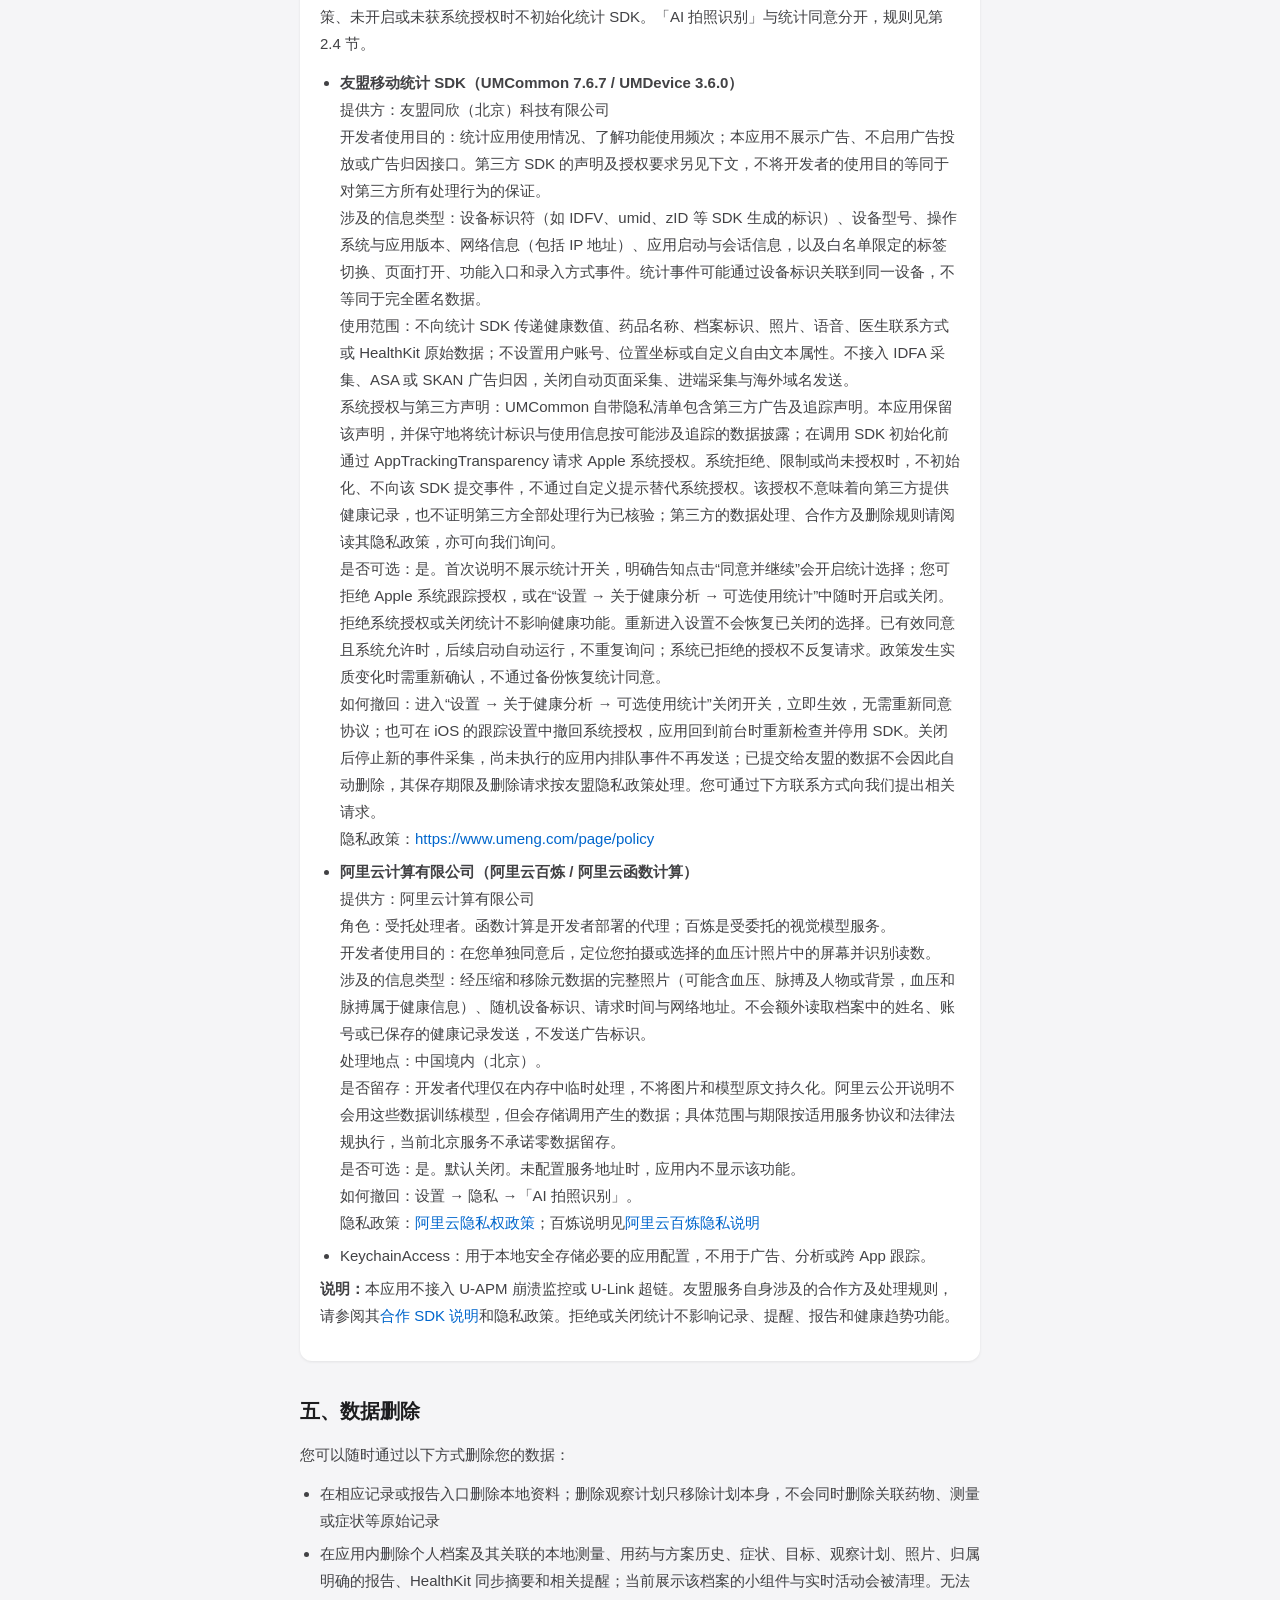
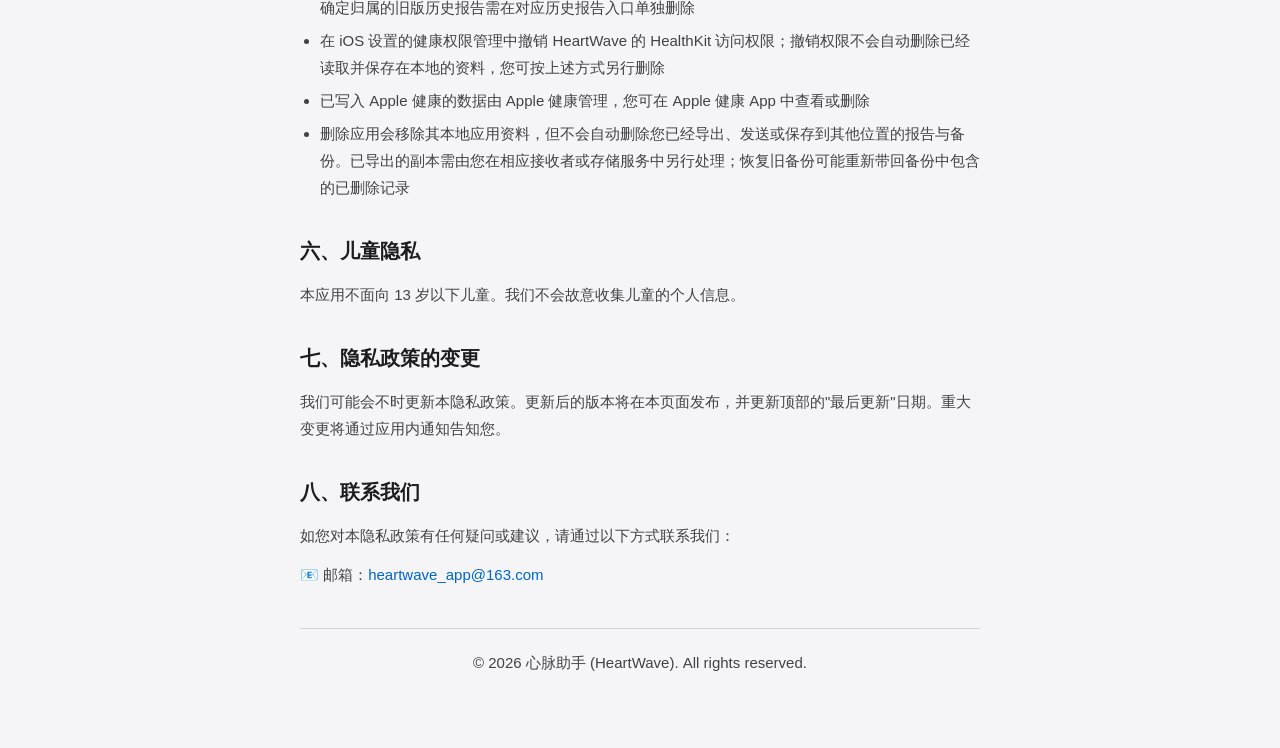
<file: privacy-policy/index.html>
<!DOCTYPE html>
<html lang="zh-Hans">
<head>
    <meta charset="UTF-8">
    <meta name="viewport" content="width=device-width, initial-scale=1.0">
    <title>心脉助手 (HeartWave) - 隐私政策</title>
    <style>
        * { margin: 0; padding: 0; box-sizing: border-box; }
        body {
            font-family: -apple-system, BlinkMacSystemFont, "SF Pro Text", "Helvetica Neue", sans-serif;
            line-height: 1.8; color: #1d1d1f; background: #f5f5f7;
            padding: 0 16px;
        }
        .container { max-width: 680px; margin: 0 auto; padding: 40px 0 60px; }
        h1 { font-size: 28px; font-weight: 700; margin-bottom: 8px; }
        .update-date { font-size: 14px; color: #86868b; margin-bottom: 32px; }
        h2 { font-size: 20px; font-weight: 600; margin: 32px 0 12px; color: #1d1d1f; }
        h3 { font-size: 16px; font-weight: 600; margin: 20px 0 8px; }
        p, li { font-size: 15px; color: #424245; margin-bottom: 12px; }
        ul { padding-left: 20px; }
        li { margin-bottom: 6px; }
        .highlight {
            background: #e8f5e9; border-left: 4px solid #4caf50;
            padding: 12px 16px; border-radius: 8px; margin: 16px 0;
        }
        .highlight p { margin-bottom: 0; color: #2e7d32; font-weight: 500; }
        .card {
            background: #fff; border-radius: 12px; padding: 20px;
            margin: 16px 0; box-shadow: 0 1px 3px rgba(0,0,0,0.08);
        }
        .footer {
            text-align: center; font-size: 13px; color: #86868b;
            margin-top: 40px; padding-top: 20px; border-top: 1px solid #d2d2d7;
        }
        a { color: #06c; text-decoration: none; }
        @media (prefers-color-scheme: dark) {
            body { background: #1c1c1e; color: #f5f5f7; }
            h1, h2, h3 { color: #f5f5f7; }
            p, li { color: #a1a1a6; }
            .card { background: #2c2c2e; box-shadow: none; }
            .highlight { background: #1b3a1b; }
            .highlight p { color: #81c784; }
            .footer { border-color: #3a3a3c; }
        }
    </style>
</head>
<body>
<div class="container">
    <h1>隐私政策</h1>
    <p class="update-date">生效日期：2026 年 5 月 14 日 &nbsp;|&nbsp; 最后更新：2026 年 10 月 23 日</p>

    <div class="highlight">
        <p>🔒 健康记录保存在本机，不会自动上传至我们的服务器。可选的「AI 拍照识别」默认关闭，只有您单独同意后，才会把您拍摄或选择的血压计照片发到阿里云识别；上传前压缩并移除照片元数据，不使用本地自动裁剪图，开发者不保存该照片。阿里云侧的调用数据留存见第 2.4 节。使用情况统计为可选项：首次说明中点击“同意并继续”会开启统计选择。仅在获得 Apple 系统跟踪授权后运行，不会发送健康记录；可在设置中关闭。导出、分享或写入 Apple 健康由您主动选择。</p>
    </div>

    <h2>一、概述</h2>
    <p>心脉助手（HeartWave，以下简称"本应用"）是一款个人健康管理工具，旨在帮助您追踪血压、心率等健康指标并提供趋势分析。我们深知健康数据的敏感性，因此在设计之初即采用<strong>本地优先、隐私至上</strong>的原则。</p>
    <p>本隐私政策适用于心脉助手 (HeartWave) iOS 应用程序。请在使用本应用前仔细阅读本政策。</p>

    <h2>二、我们收集和使用的数据</h2>

    <div class="card">
        <h3>2.1 Apple HealthKit 数据</h3>
        <p>经您明确授权后，本应用会从 Apple 健康读取以下数据类型：</p>
        <ul>
            <li>血压（收缩压/舒张压）</li>
            <li>心率与静息心率</li>
            <li>心率变异性（HRV）</li>
            <li>睡眠分析</li>
            <li>血氧饱和度</li>
            <li>呼吸频率</li>
            <li>腕温</li>
            <li>步数与活动能量</li>
            <li>运动时间与体重</li>
        </ul>
        <p>如您在应用内单独开启“将新记录同步到 Apple 健康”并授予相应权限，本应用会将新录入的血压和脉搏数据写入 Apple 健康，便于您统一管理。该写回功能默认关闭。</p>
        <p>读取的数据用于本机趋势展示、观察目标和报告整理。设备上的 Apple 健康资料归属于对应的本人档案，不作为其他家庭成员的健康记录。您不授权 Apple 健康时，仍可使用本地记录功能。当前版本不读取 Apple 健康“用药”模块的药物或服药事件，本应用的用药计划和记录由您在 HeartWave 内维护。</p>
        <p><strong>重要承诺：</strong>我们不会将 HealthKit 数据用于广告、营销、跨应用跟踪或向数据经纪商提供。只有您主动确认导出或分享时，相应报告或备份才会交给您选择的接收者。</p>
    </div>

    <div class="card">
        <h3>2.2 您手动录入的数据</h3>
        <p>本应用在设备本地保存您选择录入的资料，包括：</p>
        <ul>
            <li>个人或家庭成员档案，例如姓名或称呼、年龄、性别、您提供的健康背景、个人目标及医生联系信息</li>
            <li>血压、脉搏、体重、饮水、症状、甲状腺检验和口腔黏膜观察等记录，以及您主动选择保存的口腔照片和药物实物照片</li>
            <li>药物名称与计划、方案变化、服药状态、计划时间、实际时间或数量、备注及记录更正历史</li>
            <li>观察计划、关联药物与指标、目标任务及完成记录、复诊问题和您明确保存的报告</li>
        </ul>
        <p>这些资料用于记录回看、提醒、期间统计和报告整理，不会自动发送到开发者服务器。家庭成员资料应在获得其适当授权后录入；本应用不通过药名推断诊断，也不将服药与指标的同期变化判定为药物疗效。</p>
    </div>

    <div class="card">
        <h3>2.4 AI 拍照识别（可选）</h3>
        <p>本功能默认关闭，不预先勾选，也不和隐私政策总同意绑在一起。个人信息处理者是本应用的个人开发者（个人主体，与 App Store 上架主体一致）。联系方式见文末邮箱。</p>
        <ul>
            <li><strong>是否可选</strong>：是。不开启时，拍照识别仍在本机完成，手动记录不受影响。</li>
            <li><strong>单独同意</strong>：第一次使用前会展示单独说明。您点击「同意并开启」后才会发送照片。血压和脉搏属于敏感个人信息，需要这次单独同意。仅同意过旧版裁剪图上传的用户，需要重新同意原图上传说明。已开启后，您点击 AI 识别，或本机识别缺少数值、置信度较低时，会发送本次选择的照片；关闭后不再发送。</li>
            <li><strong>发送内容</strong>：您拍摄或选择的完整血压计照片，以及一个保存在本机钥匙串的随机设备标识。上传前校正方向、压缩为 JPEG 并移除 EXIF、GPS、XMP 等照片元数据，不使用本地自动裁剪图。照片本身可能包含人物、文字或背景信息，请选择仅含血压计的照片。不会额外从档案读取姓名、账号或已保存的健康记录发送，也不发送广告标识或本机识别出的数字。</li>
            <li><strong>处理目的</strong>：只用于识别这一张照片上的收缩压、舒张压和脉搏，并把结果填进表单供您核对。不能用于诊断。保存前必须由您点击保存。</li>
            <li><strong>免费次数与安全控制</strong>：服务端使用随机安装标识的哈希、请求标识的哈希、调用日期、模型名称及 Token 用量统计免费次数和防止重复请求。额度账本不保存照片、血压、脉搏或模型原文；最长保留至本轮免费服务结束后 30 天，届时清理。次数按安装标识而非实名账号计算，自动与手动识别共用额度。服务额度不足或核验失败时仍可本机识别和手动录入。</li>
            <li><strong>接收方与委托处理</strong>：照片先发到开发者部署在阿里云函数计算（中国北京）上的代理，再由该代理委托阿里云百炼大模型服务识别。受托方是阿里云计算有限公司。处理地点在中国境内。开发者委托的目的、种类和方式仅限上述识别；代理不把图片和模型原文写入日志，也不在开发者侧留存。</li>
            <li><strong>保存期限</strong>：本应用仅在录入与识别过程中临时处理血压计照片，不将该照片作为健康记录附件保存；您主动点击保存后，本机数据库保存的是核对后的读数。您原来相册中的照片不会因此删除。开发者代理不将图片和模型返回原文写入文件、数据库或业务日志，但处理过程中会暂时存在于内存。阿里云承诺不将这些调用数据用于模型训练，同时会按法律法规和《阿里云百炼服务协议》存储调用产生的数据。具体范围及期限以适用协议为准；当前北京服务未取得零数据留存承诺，不能保证阿里云侧完全不保留输入照片或输出内容。</li>
            <li><strong>同一平台的备用模型</strong>：主模型超时或返回无法校验的结果时，代理可能改用阿里云百炼上的另一个视觉模型。接收方仍是阿里云计算有限公司。当前版本不会把照片发给其他公司。</li>
            <li><strong>撤回</strong>：进入「设置 → 隐私 → AI 拍照识别」关闭开关。关闭和同意一样直接，关闭后立即停止发送，并更换随机设备标识。已经发出的那一次请求无法从受托方处自动删除，您可以通过文末邮箱向我们提出相关请求。</li>
            <li><strong>界面标识</strong>：使用了云端结果时，表单会显示「AI 识别结果，请与血压计屏幕核对」。</li>
        </ul>
    </div>

    <div class="card">
        <h3>2.3 设备权限</h3>
        <p>本应用可能请求以下设备权限，每项均仅在您主动使用对应功能时才会触发：</p>
        <ul>
            <li><strong>相机</strong>：拍摄血压计屏幕或甲状腺化验单，通过本机图像识别提取读数，或保存您主动拍摄的药物实物照片。化验单图片仅用于临时识别和核对，不作为附件保存，也不上传至服务器。血压计照片默认只在本机识别；只有您在「AI 拍照识别」中单独同意后，您拍摄或选择的照片才会按第 2.4 节发送。识别结果需您逐项确认并主动保存后才成为健康记录</li>
            <li><strong>您选择的照片</strong>：通过系统照片选择器添加口腔观察照片、药物实物照片或选择甲状腺化验单进行本机识别，仅处理您主动选择的图片，不读取整个照片图库。化验单图片及未保存的识别候选结果仅临时存在于录入流程中，不保存、不上传。药物照片用于您自行核对药品外观与包装，不用于自动识别药物或推断剂量</li>
            <li><strong>麦克风与语音识别</strong>：语音录入血压数值。仅在设备与语言支持本机语音识别时启用，不会上传语音数据</li>
            <li><strong>通知、小组件与实时活动</strong>：发送服药提醒和测量提醒，并在您启用相关系统功能时展示进度。服药提醒、用药小组件和实时活动默认不显示药品名称或剂量，除非您在应用内主动开启详情显示</li>
        </ul>
    </div>

    <h2>三、数据存储与安全</h2>
    <div class="card">
        <ul>
            <li><strong>本地存储</strong>：档案、健康记录及相关资料保存在设备本地数据库和应用文件中；照片和已保存报告以本地文件形式保留。记录持续保存供您回顾，直至您通过相应功能删除或卸载应用</li>
            <li><strong>无自动健康数据云端同步</strong>：本应用不设置用于同步健康数据的云端服务器。您主动通过系统分享或文件保存功能选择外部服务时，文件将交给您选择的服务，并适用其隐私与存储规则</li>
            <li><strong>设备安全</strong>：数据受到 iOS 系统级加密和设备锁屏密码的保护</li>
            <li><strong>加密备份</strong>：支持加密备份的版本使用您设置的密码，通过 PBKDF2-SHA256 派生密钥并使用 AES-256-GCM 加密备份文件。完整备份可能包含设备上多个档案的健康记录、用药与更正历史、目标和观察计划、口腔照片和药物实物照片、已保存报告及部分应用设置，并非只包含当前档案。备份密码不发送给开发者，我们无法找回遗忘的密码。请妥善保管密码和文件；较早版本导出的未加密备份不会因应用升级而自动变成加密文件</li>
            <li><strong>备份恢复</strong>：您确认恢复后，备份中的本地资料将替换设备上当前的应用资料，而不是简单追加记录。恢复不继承原设备的 HealthKit 授权或写回状态；新设备上的权限仍由系统管理。备份里的照片和报告也会随恢复重新出现在本地</li>
            <li><strong>报告与 CSV</strong>：导出的 PDF 或 CSV 没有另加密码加密，可能包含敏感健康资料。它们与加密备份不同，请仅保存或分享至您信任的位置</li>
            <li><strong>使用情况统计</strong>：Debug 调试版及 Release 正式版接入友盟移动统计 SDK（UMCommon、UMDevice）。首次说明明确告知统计用途，点击“同意并继续”会保存开启选择，可在“设置 → 关于健康分析”开启或关闭。仅在当前政策已确认、统计选择已开启且 Apple 系统跟踪授权为允许时初始化。之后启动应用时按已保存的有效同意及系统授权自动启动；未同意、系统拒绝或限制、撤回或政策需重新确认时不启动。拒绝系统跟踪授权或关闭统计不影响健康功能。初始化前不调用采集或集成测试接口。本应用未接入独立的崩溃与性能监控 SDK。</li>
        </ul>
    </div>

    <h2>四、数据共享</h2>
    <p>我们不会自动将您的健康记录发送给医生、照护者、广告网络或其他第三方，也不会销售这些资料。本应用不展示第三方广告，不将健康记录用于广告或跨应用跟踪，也不会把健康数值、药品名称、档案标识或 HealthKit 数据提供给统计 SDK。唯一的例外是您按第 2.4 节单独同意后的「AI 拍照识别」：发送的是您本次拍摄或选择的血压计照片，不是已保存的健康记录，也不进入统计 SDK。</p>
    <div class="card">
        <h3>您主动选择的导出与分享</h3>
        <p>您可以通过系统分享面板选择接收者，或将报告、CSV 和加密备份保存到您选择的位置。所选接收者或文件服务会获得相应文件；我们无法控制其后续处理，也无法撤回您已发送的副本。</p>
        <p>观察计划报告在分享前可选择字段并预览 PDF 摘要或 CSV 明细。此类报告默认不包含档案姓名与自由文本备注，也不导出口腔照片或药物实物照片；如您主动选择身份、备注或复诊问题等字段，相应内容会包含在报告中。其他类型报告的内容请以其实际预览为准。完整备份不使用上述报告字段选择规则，可能包含照片、已保存报告和多个档案的数据。</p>
        <p>如您主动通过支持邮箱联系我们，您的邮件地址、正文及主动附上的资料会由邮箱服务传递，用于回应您的请求。请勿发送不必要的健康记录、完整备份或备份密码。</p>
    </div>
    <div class="card">
        <h3>第三方 SDK 信息披露</h3>
        <p>友盟统计的说明自 2026 年 10 月 7 日起生效，适用于包含该 SDK 的 Debug 调试版及 Release 正式版。2026 年 10 月 11 日补充可选功能「AI 拍照识别」的受托方阿里云计算有限公司。首次说明中，在明确告知统计用途后点击“同意并继续”会开启可选统计选择，可在“设置 → 关于健康分析”关闭。应用内选择不能替代 Apple 系统跟踪授权。下面说明开启统计后的处理方式；未确认政策、未开启或未获系统授权时不初始化统计 SDK。「AI 拍照识别」与统计同意分开，规则见第 2.4 节。</p>
        <ul>
            <li><strong>友盟移动统计 SDK（UMCommon 7.6.7 / UMDevice 3.6.0）</strong>
                <br/>提供方：友盟同欣（北京）科技有限公司
                <br/>开发者使用目的：统计应用使用情况、了解功能使用频次；本应用不展示广告、不启用广告投放或广告归因接口。第三方 SDK 的声明及授权要求另见下文，不将开发者的使用目的等同于对第三方所有处理行为的保证。
                <br/>涉及的信息类型：设备标识符（如 IDFV、umid、zID 等 SDK 生成的标识）、设备型号、操作系统与应用版本、网络信息（包括 IP 地址）、应用启动与会话信息，以及白名单限定的标签切换、页面打开、功能入口和录入方式事件。统计事件可能通过设备标识关联到同一设备，不等同于完全匿名数据。
                <br/>使用范围：不向统计 SDK 传递健康数值、药品名称、档案标识、照片、语音、医生联系方式或 HealthKit 原始数据；不设置用户账号、位置坐标或自定义自由文本属性。不接入 IDFA 采集、ASA 或 SKAN 广告归因，关闭自动页面采集、进端采集与海外域名发送。
                <br/>系统授权与第三方声明：UMCommon 自带隐私清单包含第三方广告及追踪声明。本应用保留该声明，并保守地将统计标识与使用信息按可能涉及追踪的数据披露；在调用 SDK 初始化前通过 AppTrackingTransparency 请求 Apple 系统授权。系统拒绝、限制或尚未授权时，不初始化、不向该 SDK 提交事件，不通过自定义提示替代系统授权。该授权不意味着向第三方提供健康记录，也不证明第三方全部处理行为已核验；第三方的数据处理、合作方及删除规则请阅读其隐私政策，亦可向我们询问。
                <br/>是否可选：是。首次说明不展示统计开关，明确告知点击“同意并继续”会开启统计选择；您可拒绝 Apple 系统跟踪授权，或在“设置 → 关于健康分析 → 可选使用统计”中随时开启或关闭。拒绝系统授权或关闭统计不影响健康功能。重新进入设置不会恢复已关闭的选择。已有效同意且系统允许时，后续启动自动运行，不重复询问；系统已拒绝的授权不反复请求。政策发生实质变化时需重新确认，不通过备份恢复统计同意。
                <br/>如何撤回：进入“设置 → 关于健康分析 → 可选使用统计”关闭开关，立即生效，无需重新同意协议；也可在 iOS 的跟踪设置中撤回系统授权，应用回到前台时重新检查并停用 SDK。关闭后停止新的事件采集，尚未执行的应用内排队事件不再发送；已提交给友盟的数据不会因此自动删除，其保存期限及删除请求按友盟隐私政策处理。您可通过下方联系方式向我们提出相关请求。
                <br/>隐私政策：<a href="https://www.umeng.com/page/policy" target="_blank">https://www.umeng.com/page/policy</a>
            </li>
            <li><strong>阿里云计算有限公司（阿里云百炼 / 阿里云函数计算）</strong>
                <br/>提供方：阿里云计算有限公司
                <br/>角色：受托处理者。函数计算是开发者部署的代理；百炼是受委托的视觉模型服务。
                <br/>开发者使用目的：在您单独同意后，定位您拍摄或选择的血压计照片中的屏幕并识别读数。
                <br/>涉及的信息类型：经压缩和移除元数据的完整照片（可能含血压、脉搏及人物或背景，血压和脉搏属于健康信息）、随机设备标识、请求时间与网络地址。不会额外读取档案中的姓名、账号或已保存的健康记录发送，不发送广告标识。
                <br/>处理地点：中国境内（北京）。
                <br/>是否留存：开发者代理仅在内存中临时处理，不将图片和模型原文持久化。阿里云公开说明不会用这些数据训练模型，但会存储调用产生的数据；具体范围与期限按适用服务协议和法律法规执行，当前北京服务不承诺零数据留存。
                <br/>是否可选：是。默认关闭。未配置服务地址时，应用内不显示该功能。
                <br/>如何撤回：设置 → 隐私 →「AI 拍照识别」。
                <br/>隐私政策：<a href="https://www.aliyun.com/trust/privacy" target="_blank" rel="noopener noreferrer">阿里云隐私权政策</a>；百炼说明见<a href="https://help.aliyun.com/zh/model-studio/privacy-notice" target="_blank" rel="noopener noreferrer">阿里云百炼隐私说明</a>
            </li>
            <li>KeychainAccess：用于本地安全存储必要的应用配置，不用于广告、分析或跨 App 跟踪。</li>
        </ul>
        <p><strong>说明：</strong>本应用不接入 U-APM 崩溃监控或 U-Link 超链。友盟服务自身涉及的合作方及处理规则，请参阅其<a href="https://www.umeng.com/tube/eK4wByxpmy54a23YiX64" target="_blank" rel="noopener noreferrer">合作 SDK 说明</a>和隐私政策。拒绝或关闭统计不影响记录、提醒、报告和健康趋势功能。</p>
    </div>

    <h2>五、数据删除</h2>
    <p>您可以随时通过以下方式删除您的数据：</p>
    <ul>
        <li>在相应记录或报告入口删除本地资料；删除观察计划只移除计划本身，不会同时删除关联药物、测量或症状等原始记录</li>
        <li>在应用内删除个人档案及其关联的本地测量、用药与方案历史、症状、目标、观察计划、照片、归属明确的报告、HealthKit 同步摘要和相关提醒；当前展示该档案的小组件与实时活动会被清理。无法确定归属的旧版历史报告需在对应历史报告入口单独删除</li>
        <li>在 iOS 设置的健康权限管理中撤销 HeartWave 的 HealthKit 访问权限；撤销权限不会自动删除已经读取并保存在本地的资料，您可按上述方式另行删除</li>
        <li>已写入 Apple 健康的数据由 Apple 健康管理，您可在 Apple 健康 App 中查看或删除</li>
        <li>删除应用会移除其本地应用资料，但不会自动删除您已经导出、发送或保存到其他位置的报告与备份。已导出的副本需由您在相应接收者或存储服务中另行处理；恢复旧备份可能重新带回备份中包含的已删除记录</li>
    </ul>

    <h2>六、儿童隐私</h2>
    <p>本应用不面向 13 岁以下儿童。我们不会故意收集儿童的个人信息。</p>

    <h2>七、隐私政策的变更</h2>
    <p>我们可能会不时更新本隐私政策。更新后的版本将在本页面发布，并更新顶部的"最后更新"日期。重大变更将通过应用内通知告知您。</p>

    <h2>八、联系我们</h2>
    <p>如您对本隐私政策有任何疑问或建议，请通过以下方式联系我们：</p>
    <p>📧 邮箱：<a href="mailto:heartwave_app@163.com">heartwave_app@163.com</a></p>

    <div class="footer">
        <p>© 2026 心脉助手 (HeartWave). All rights reserved.</p>
    </div>
</div>
<!-- Cloudflare Web Analytics --><script type='module' src='https://static.cloudflareinsights.com/beacon.min.js' data-cf-beacon='{"token": "f39516dae6f949f2a7dad77e1b748d5d"}'></script><!-- End Cloudflare Web Analytics -->
</body>
</html>
</file>
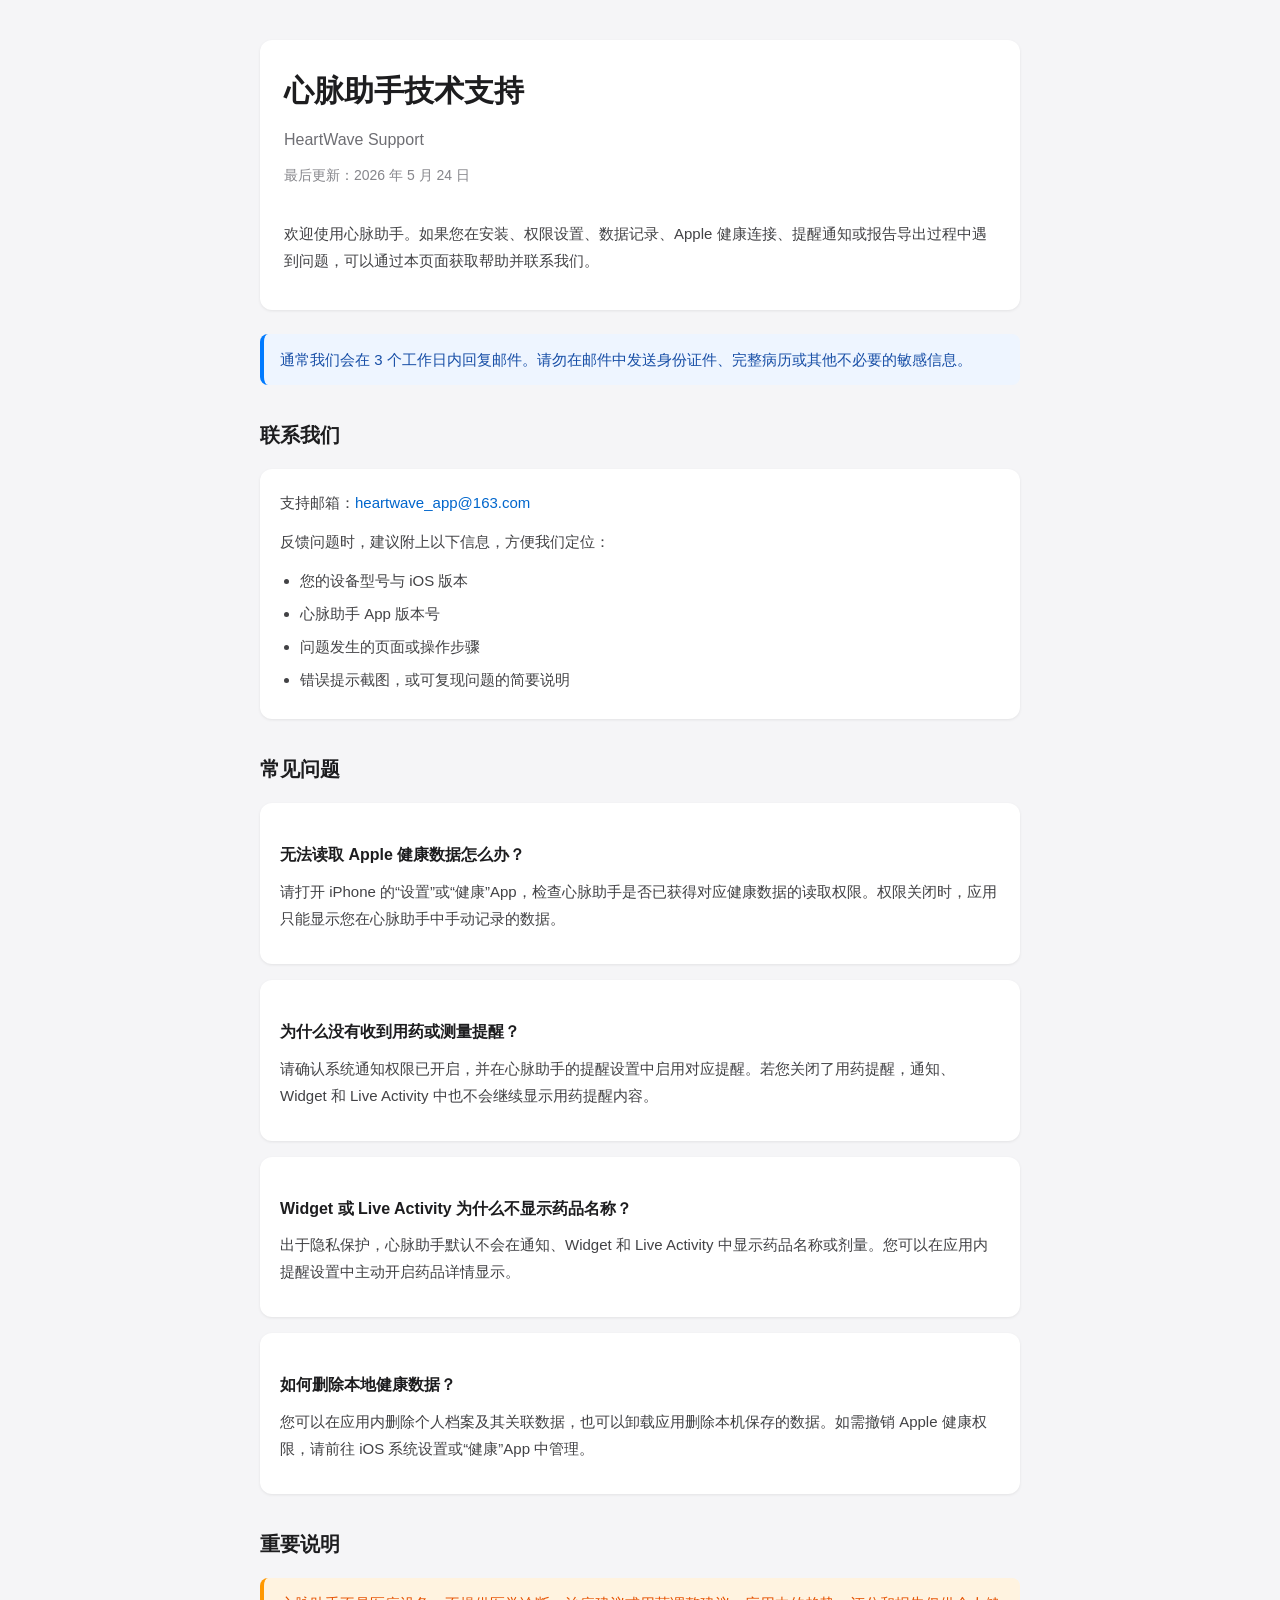
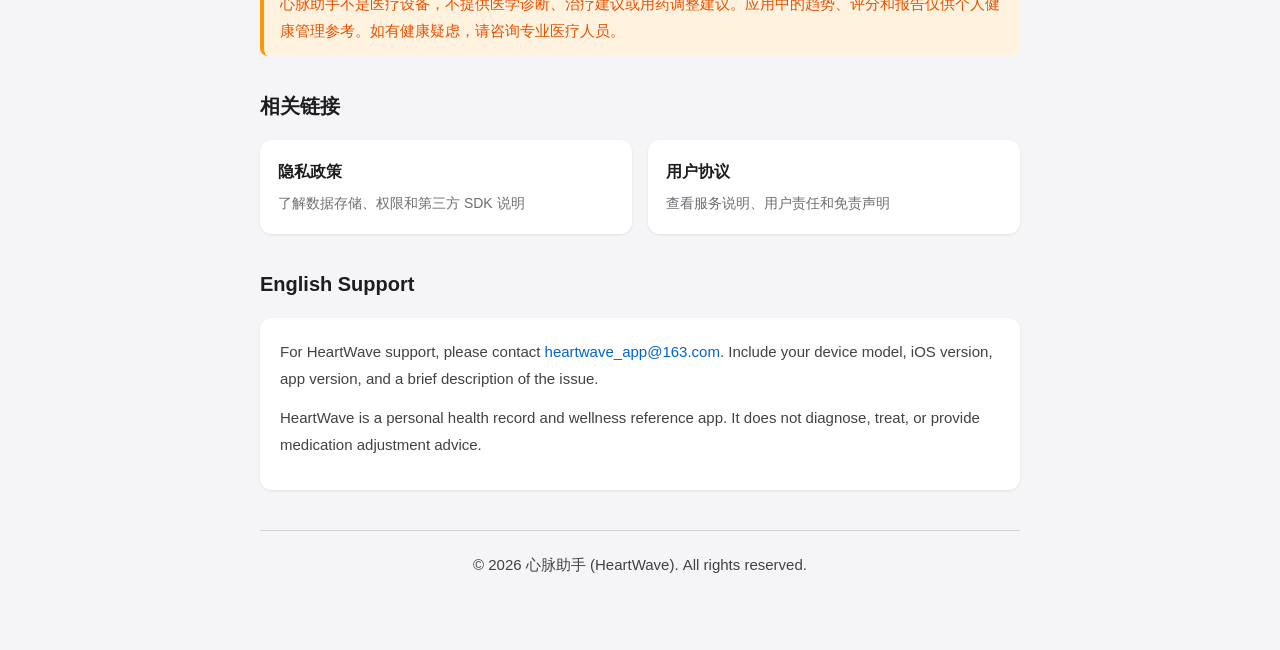
<file: support/index.html>
<!DOCTYPE html>
<html lang="zh-Hans">
<head>
    <meta charset="UTF-8">
    <meta name="viewport" content="width=device-width, initial-scale=1.0">
    <title>心脉助手 (HeartWave) - 技术支持</title>
    <style>
        * { margin: 0; padding: 0; box-sizing: border-box; }
        body {
            font-family: -apple-system, BlinkMacSystemFont, "SF Pro Text", "Helvetica Neue", sans-serif;
            line-height: 1.8; color: #1d1d1f; background: #f5f5f7;
            padding: 0 16px;
        }
        .container { max-width: 760px; margin: 0 auto; padding: 40px 0 60px; }
        h1 { font-size: 30px; font-weight: 700; margin-bottom: 8px; letter-spacing: 0; }
        .subtitle { font-size: 16px; color: #6e6e73; margin-bottom: 8px; }
        .update-date { font-size: 14px; color: #86868b; margin-bottom: 32px; }
        h2 { font-size: 20px; font-weight: 600; margin: 32px 0 12px; color: #1d1d1f; }
        h3 { font-size: 16px; font-weight: 600; margin: 18px 0 8px; }
        p, li { font-size: 15px; color: #424245; margin-bottom: 12px; }
        ul { padding-left: 20px; }
        li { margin-bottom: 6px; }
        a { color: #06c; text-decoration: none; }
        a:hover { text-decoration: underline; }
        .hero {
            background: #fff; border-radius: 12px; padding: 24px;
            margin-bottom: 24px; box-shadow: 0 1px 3px rgba(0,0,0,0.08);
        }
        .card {
            background: #fff; border-radius: 12px; padding: 20px;
            margin: 16px 0; box-shadow: 0 1px 3px rgba(0,0,0,0.08);
        }
        .notice {
            background: #eef5ff; border-left: 4px solid #007aff;
            padding: 12px 16px; border-radius: 8px; margin: 16px 0;
        }
        .notice p { margin-bottom: 0; color: #174ea6; font-weight: 500; }
        .warning {
            background: #fff3e0; border-left: 4px solid #ff9800;
            padding: 12px 16px; border-radius: 8px; margin: 16px 0;
        }
        .warning p { margin-bottom: 0; color: #e65100; font-weight: 500; }
        .grid {
            display: grid; grid-template-columns: repeat(2, minmax(0, 1fr));
            gap: 16px; margin: 16px 0;
        }
        .quick-link {
            display: block; background: #fff; border-radius: 12px; padding: 18px;
            box-shadow: 0 1px 3px rgba(0,0,0,0.08);
        }
        .quick-link strong { display: block; color: #1d1d1f; margin-bottom: 4px; }
        .quick-link span { display: block; color: #6e6e73; font-size: 14px; }
        .footer {
            text-align: center; font-size: 13px; color: #86868b;
            margin-top: 40px; padding-top: 20px; border-top: 1px solid #d2d2d7;
        }
        @media (max-width: 640px) {
            .container { padding-top: 28px; }
            .grid { grid-template-columns: 1fr; }
            h1 { font-size: 26px; }
        }
        @media (prefers-color-scheme: dark) {
            body { background: #1c1c1e; color: #f5f5f7; }
            h1, h2, h3, .quick-link strong { color: #f5f5f7; }
            p, li { color: #a1a1a6; }
            .subtitle, .quick-link span { color: #a1a1a6; }
            .hero, .card, .quick-link { background: #2c2c2e; box-shadow: none; }
            .notice { background: #10243f; }
            .notice p { color: #8ec5ff; }
            .warning { background: #3e2723; }
            .warning p { color: #ffb74d; }
            .footer { border-color: #3a3a3c; }
        }
    </style>
</head>
<body>
<div class="container">
    <div class="hero">
        <h1>心脉助手技术支持</h1>
        <p class="subtitle">HeartWave Support</p>
        <p class="update-date">最后更新：2026 年 5 月 24 日</p>
        <p>欢迎使用心脉助手。如果您在安装、权限设置、数据记录、Apple 健康连接、提醒通知或报告导出过程中遇到问题，可以通过本页面获取帮助并联系我们。</p>
    </div>

    <div class="notice">
        <p>通常我们会在 3 个工作日内回复邮件。请勿在邮件中发送身份证件、完整病历或其他不必要的敏感信息。</p>
    </div>

    <h2>联系我们</h2>
    <div class="card">
        <p>支持邮箱：<a href="mailto:heartwave_app@163.com">heartwave_app@163.com</a></p>
        <p>反馈问题时，建议附上以下信息，方便我们定位：</p>
        <ul>
            <li>您的设备型号与 iOS 版本</li>
            <li>心脉助手 App 版本号</li>
            <li>问题发生的页面或操作步骤</li>
            <li>错误提示截图，或可复现问题的简要说明</li>
        </ul>
    </div>

    <h2>常见问题</h2>
    <div class="card">
        <h3>无法读取 Apple 健康数据怎么办？</h3>
        <p>请打开 iPhone 的“设置”或“健康”App，检查心脉助手是否已获得对应健康数据的读取权限。权限关闭时，应用只能显示您在心脉助手中手动记录的数据。</p>
    </div>

    <div class="card">
        <h3>为什么没有收到用药或测量提醒？</h3>
        <p>请确认系统通知权限已开启，并在心脉助手的提醒设置中启用对应提醒。若您关闭了用药提醒，通知、Widget 和 Live Activity 中也不会继续显示用药提醒内容。</p>
    </div>

    <div class="card">
        <h3>Widget 或 Live Activity 为什么不显示药品名称？</h3>
        <p>出于隐私保护，心脉助手默认不会在通知、Widget 和 Live Activity 中显示药品名称或剂量。您可以在应用内提醒设置中主动开启药品详情显示。</p>
    </div>

    <div class="card">
        <h3>如何删除本地健康数据？</h3>
        <p>您可以在应用内删除个人档案及其关联数据，也可以卸载应用删除本机保存的数据。如需撤销 Apple 健康权限，请前往 iOS 系统设置或“健康”App 中管理。</p>
    </div>

    <h2>重要说明</h2>
    <div class="warning">
        <p>心脉助手不是医疗设备，不提供医学诊断、治疗建议或用药调整建议。应用中的趋势、评分和报告仅供个人健康管理参考。如有健康疑虑，请咨询专业医疗人员。</p>
    </div>

    <h2>相关链接</h2>
    <div class="grid">
        <a class="quick-link" href="../privacy-policy/">
            <strong>隐私政策</strong>
            <span>了解数据存储、权限和第三方 SDK 说明</span>
        </a>
        <a class="quick-link" href="../terms-of-use/">
            <strong>用户协议</strong>
            <span>查看服务说明、用户责任和免责声明</span>
        </a>
    </div>

    <h2>English Support</h2>
    <div class="card">
        <p>For HeartWave support, please contact <a href="mailto:heartwave_app@163.com">heartwave_app@163.com</a>. Include your device model, iOS version, app version, and a brief description of the issue.</p>
        <p>HeartWave is a personal health record and wellness reference app. It does not diagnose, treat, or provide medication adjustment advice.</p>
    </div>

    <div class="footer">
        <p>© 2026 心脉助手 (HeartWave). All rights reserved.</p>
    </div>
</div>
<!-- Cloudflare Web Analytics --><script type='module' src='https://static.cloudflareinsights.com/beacon.min.js' data-cf-beacon='{"token": "f39516dae6f949f2a7dad77e1b748d5d"}'></script><!-- End Cloudflare Web Analytics -->
</body>
</html>
</file>
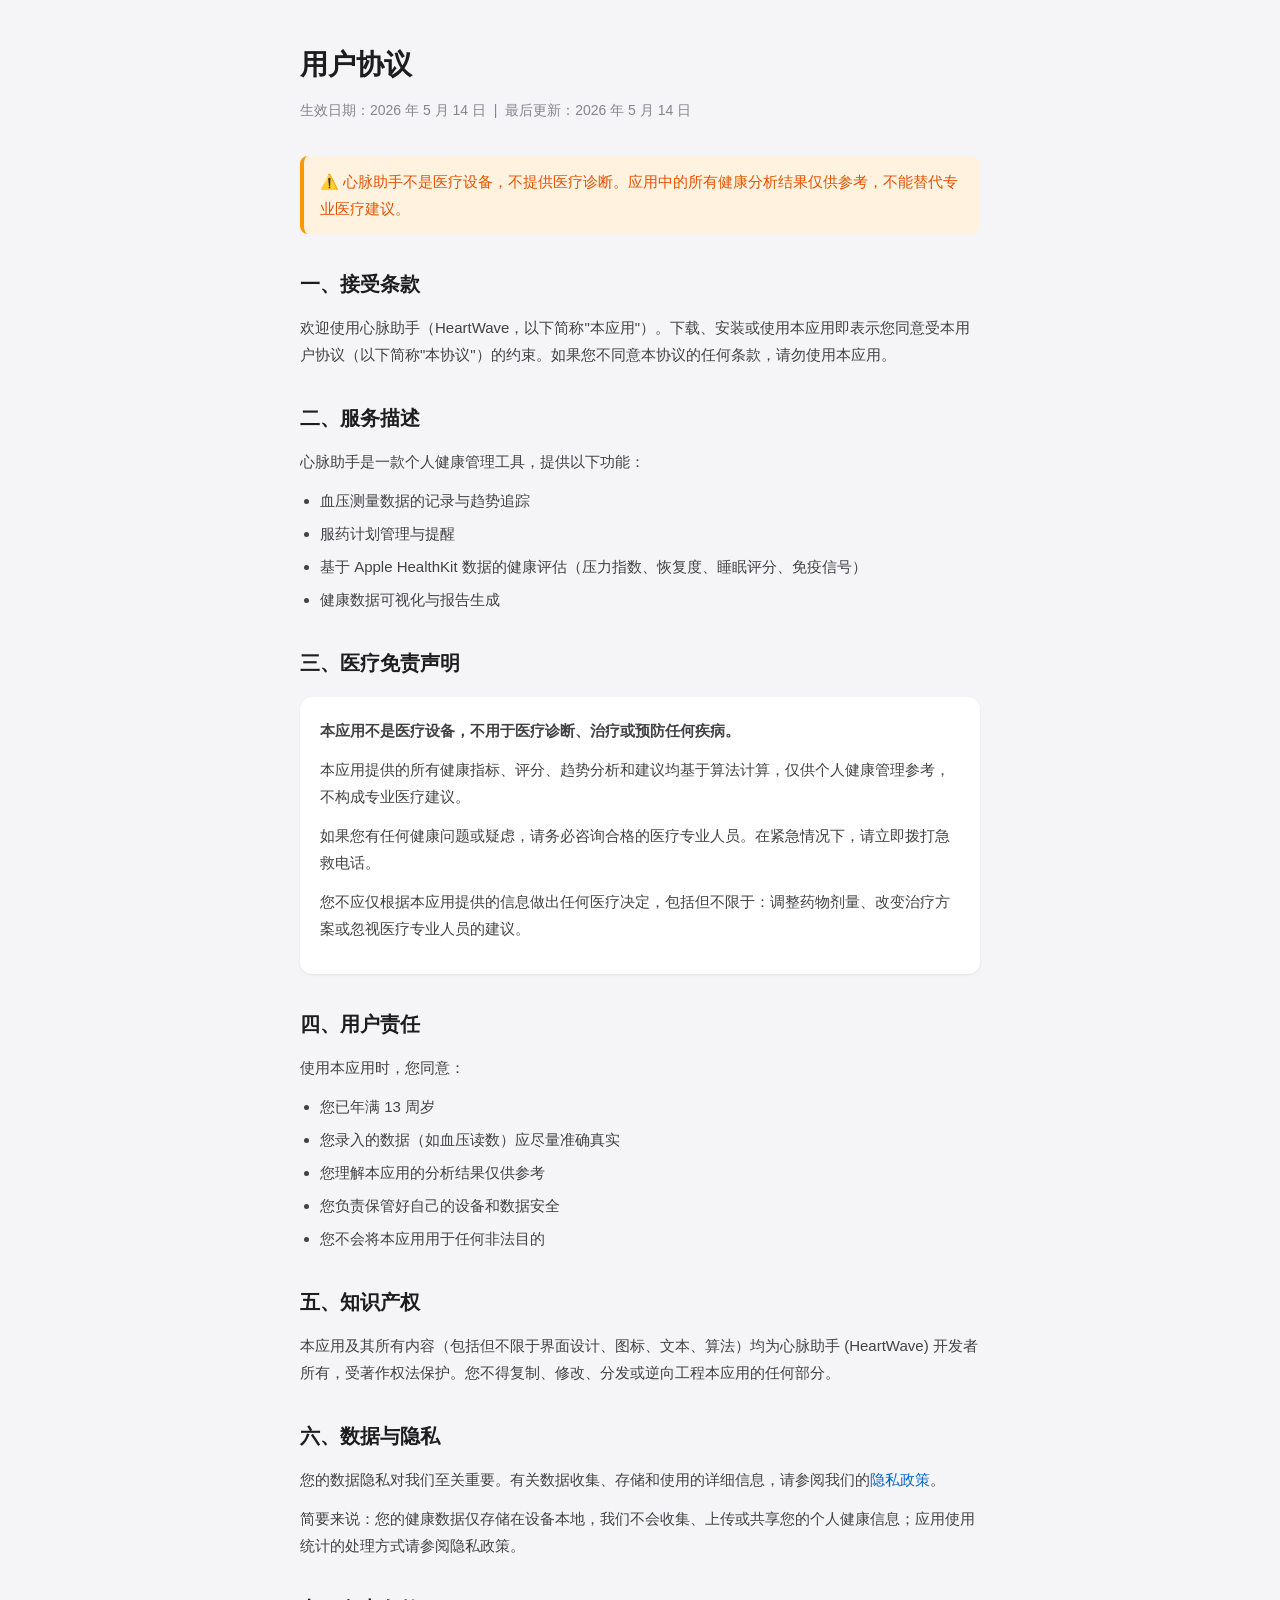
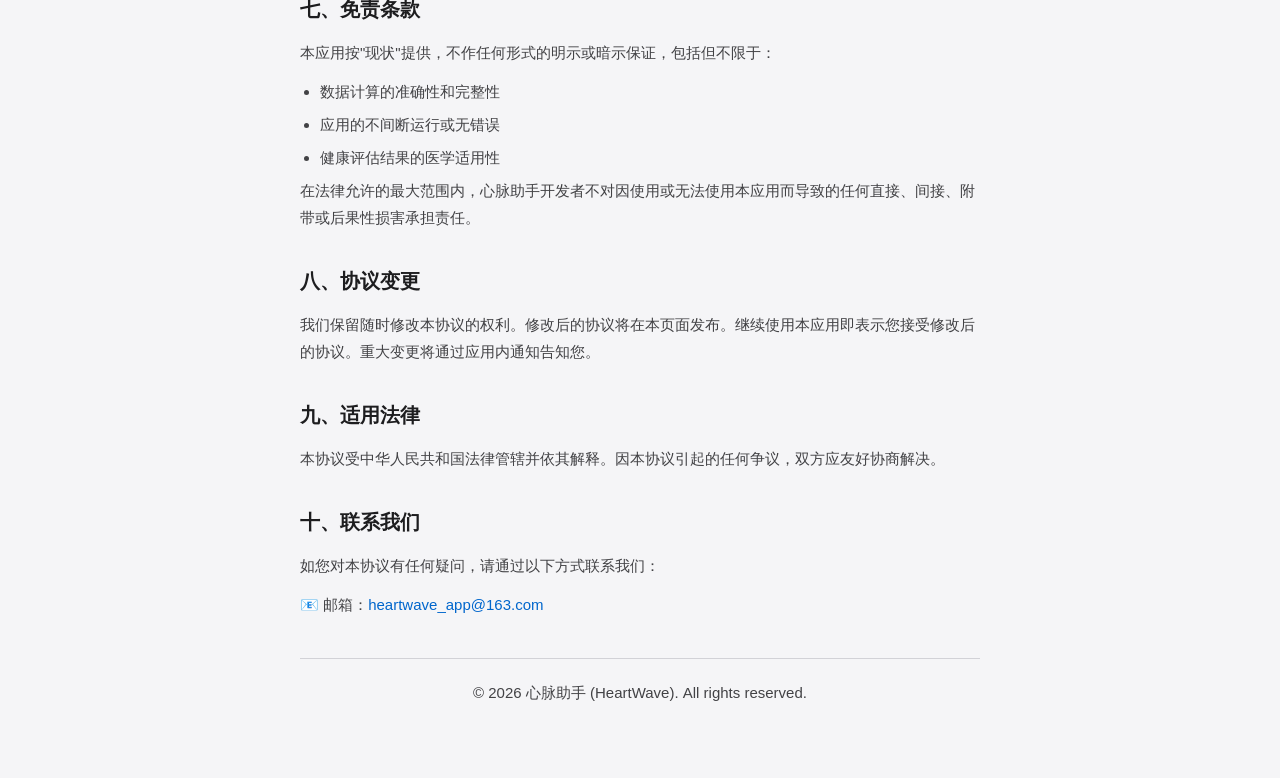
<file: terms-of-use/index.html>
<!DOCTYPE html>
<html lang="zh-Hans">
<head>
    <meta charset="UTF-8">
    <meta name="viewport" content="width=device-width, initial-scale=1.0">
    <title>心脉助手 (HeartWave) - 用户协议</title>
    <style>
        * { margin: 0; padding: 0; box-sizing: border-box; }
        body {
            font-family: -apple-system, BlinkMacSystemFont, "SF Pro Text", "Helvetica Neue", sans-serif;
            line-height: 1.8; color: #1d1d1f; background: #f5f5f7;
            padding: 0 16px;
        }
        .container { max-width: 680px; margin: 0 auto; padding: 40px 0 60px; }
        h1 { font-size: 28px; font-weight: 700; margin-bottom: 8px; }
        .update-date { font-size: 14px; color: #86868b; margin-bottom: 32px; }
        h2 { font-size: 20px; font-weight: 600; margin: 32px 0 12px; color: #1d1d1f; }
        p, li { font-size: 15px; color: #424245; margin-bottom: 12px; }
        ul { padding-left: 20px; }
        li { margin-bottom: 6px; }
        .warning {
            background: #fff3e0; border-left: 4px solid #ff9800;
            padding: 12px 16px; border-radius: 8px; margin: 16px 0;
        }
        .warning p { margin-bottom: 0; color: #e65100; font-weight: 500; }
        .card {
            background: #fff; border-radius: 12px; padding: 20px;
            margin: 16px 0; box-shadow: 0 1px 3px rgba(0,0,0,0.08);
        }
        .footer {
            text-align: center; font-size: 13px; color: #86868b;
            margin-top: 40px; padding-top: 20px; border-top: 1px solid #d2d2d7;
        }
        a { color: #06c; text-decoration: none; }
        @media (prefers-color-scheme: dark) {
            body { background: #1c1c1e; color: #f5f5f7; }
            h1, h2 { color: #f5f5f7; }
            p, li { color: #a1a1a6; }
            .card { background: #2c2c2e; box-shadow: none; }
            .warning { background: #3e2723; }
            .warning p { color: #ffb74d; }
            .footer { border-color: #3a3a3c; }
        }
    </style>
</head>
<body>
<div class="container">
    <h1>用户协议</h1>
    <p class="update-date">生效日期：2026 年 5 月 14 日 &nbsp;|&nbsp; 最后更新：2026 年 5 月 14 日</p>

    <div class="warning">
        <p>⚠️ 心脉助手不是医疗设备，不提供医疗诊断。应用中的所有健康分析结果仅供参考，不能替代专业医疗建议。</p>
    </div>

    <h2>一、接受条款</h2>
    <p>欢迎使用心脉助手（HeartWave，以下简称"本应用"）。下载、安装或使用本应用即表示您同意受本用户协议（以下简称"本协议"）的约束。如果您不同意本协议的任何条款，请勿使用本应用。</p>

    <h2>二、服务描述</h2>
    <p>心脉助手是一款个人健康管理工具，提供以下功能：</p>
    <ul>
        <li>血压测量数据的记录与趋势追踪</li>
        <li>服药计划管理与提醒</li>
        <li>基于 Apple HealthKit 数据的健康评估（压力指数、恢复度、睡眠评分、免疫信号）</li>
        <li>健康数据可视化与报告生成</li>
    </ul>

    <h2>三、医疗免责声明</h2>
    <div class="card">
        <p><strong>本应用不是医疗设备，不用于医疗诊断、治疗或预防任何疾病。</strong></p>
        <p>本应用提供的所有健康指标、评分、趋势分析和建议均基于算法计算，仅供个人健康管理参考，不构成专业医疗建议。</p>
        <p>如果您有任何健康问题或疑虑，请务必咨询合格的医疗专业人员。在紧急情况下，请立即拨打急救电话。</p>
        <p>您不应仅根据本应用提供的信息做出任何医疗决定，包括但不限于：调整药物剂量、改变治疗方案或忽视医疗专业人员的建议。</p>
    </div>

    <h2>四、用户责任</h2>
    <p>使用本应用时，您同意：</p>
    <ul>
        <li>您已年满 13 周岁</li>
        <li>您录入的数据（如血压读数）应尽量准确真实</li>
        <li>您理解本应用的分析结果仅供参考</li>
        <li>您负责保管好自己的设备和数据安全</li>
        <li>您不会将本应用用于任何非法目的</li>
    </ul>

    <h2>五、知识产权</h2>
    <p>本应用及其所有内容（包括但不限于界面设计、图标、文本、算法）均为心脉助手 (HeartWave) 开发者所有，受著作权法保护。您不得复制、修改、分发或逆向工程本应用的任何部分。</p>

    <h2>六、数据与隐私</h2>
    <p>您的数据隐私对我们至关重要。有关数据收集、存储和使用的详细信息，请参阅我们的<a href="../privacy-policy/">隐私政策</a>。</p>
    <p>简要来说：您的健康数据仅存储在设备本地，我们不会收集、上传或共享您的个人健康信息；应用使用统计的处理方式请参阅隐私政策。</p>

    <h2>七、免责条款</h2>
    <p>本应用按"现状"提供，不作任何形式的明示或暗示保证，包括但不限于：</p>
    <ul>
        <li>数据计算的准确性和完整性</li>
        <li>应用的不间断运行或无错误</li>
        <li>健康评估结果的医学适用性</li>
    </ul>
    <p>在法律允许的最大范围内，心脉助手开发者不对因使用或无法使用本应用而导致的任何直接、间接、附带或后果性损害承担责任。</p>

    <h2>八、协议变更</h2>
    <p>我们保留随时修改本协议的权利。修改后的协议将在本页面发布。继续使用本应用即表示您接受修改后的协议。重大变更将通过应用内通知告知您。</p>

    <h2>九、适用法律</h2>
    <p>本协议受中华人民共和国法律管辖并依其解释。因本协议引起的任何争议，双方应友好协商解决。</p>

    <h2>十、联系我们</h2>
    <p>如您对本协议有任何疑问，请通过以下方式联系我们：</p>
    <p>📧 邮箱：<a href="mailto:heartwave_app@163.com">heartwave_app@163.com</a></p>

    <div class="footer">
        <p>© 2026 心脉助手 (HeartWave). All rights reserved.</p>
    </div>
</div>
<!-- Cloudflare Web Analytics --><script type='module' src='https://static.cloudflareinsights.com/beacon.min.js' data-cf-beacon='{"token": "f39516dae6f949f2a7dad77e1b748d5d"}'></script><!-- End Cloudflare Web Analytics -->
</body>
</html>
</file>
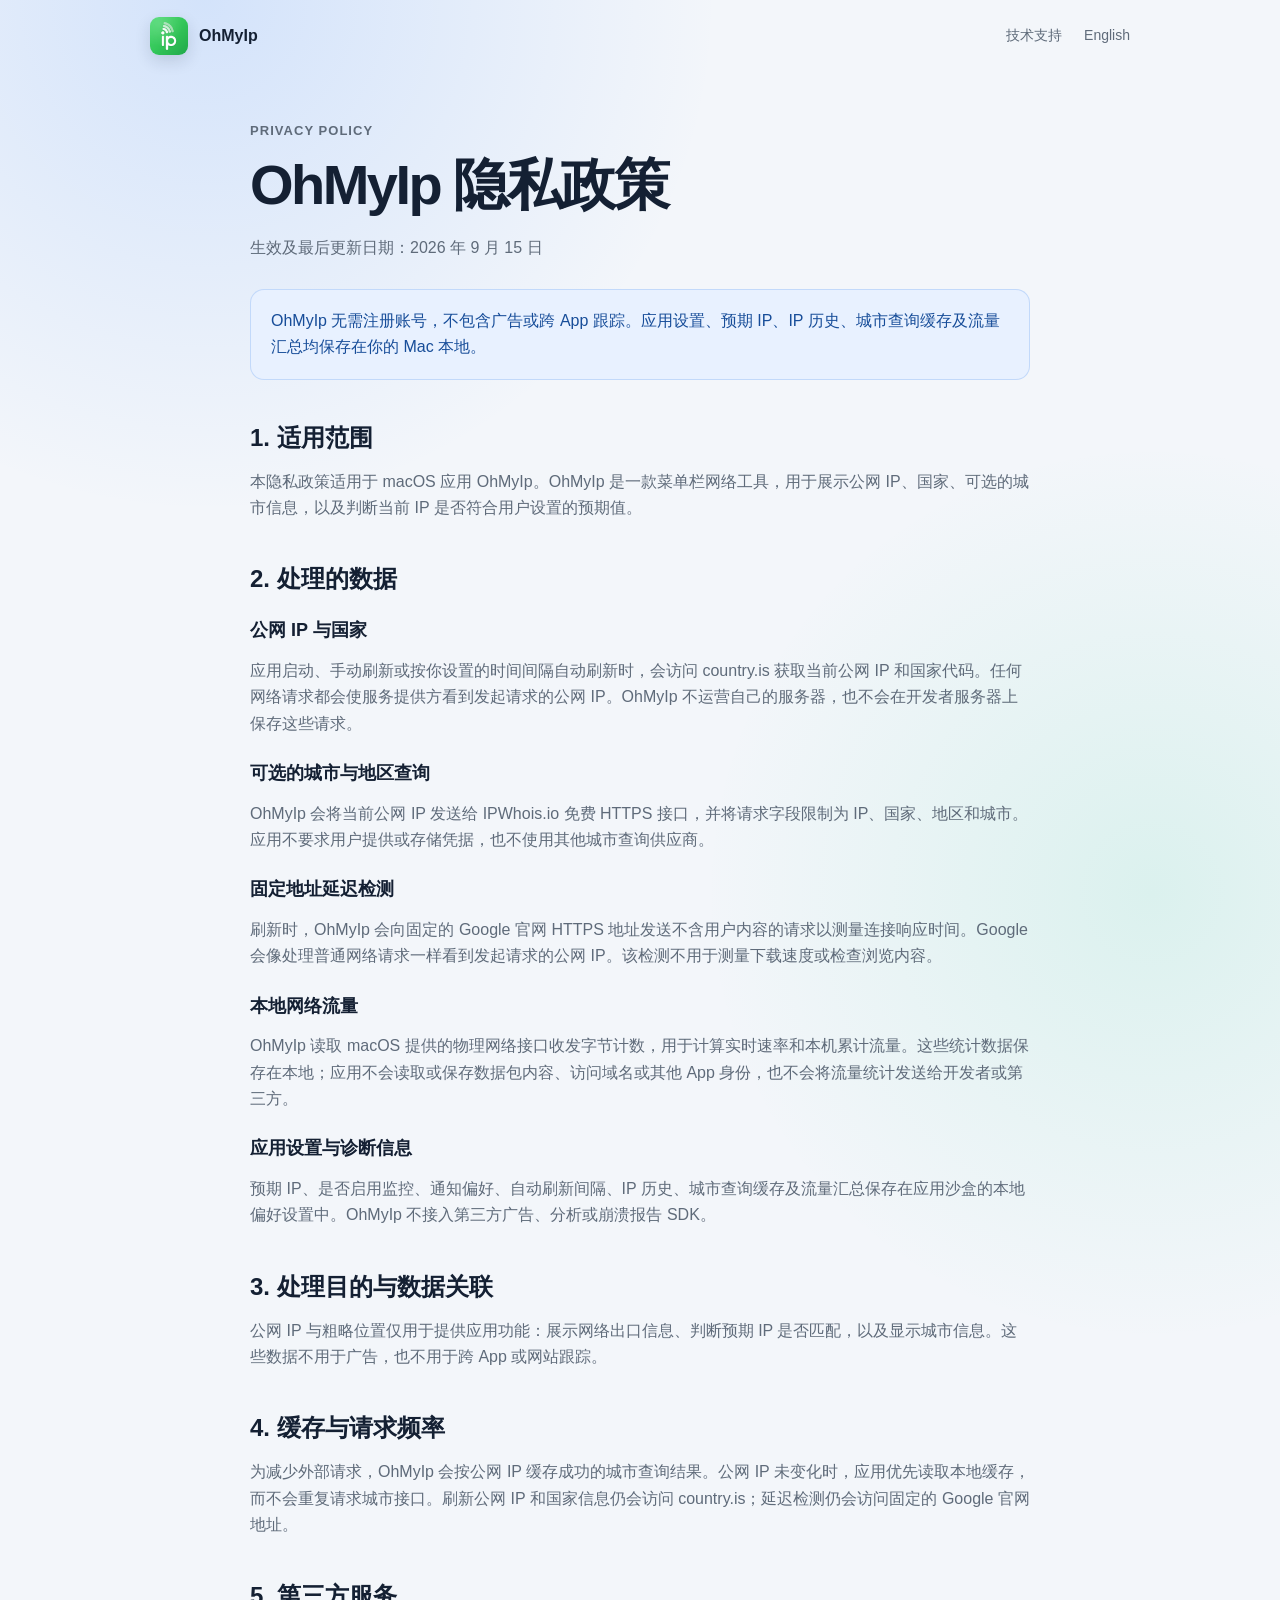
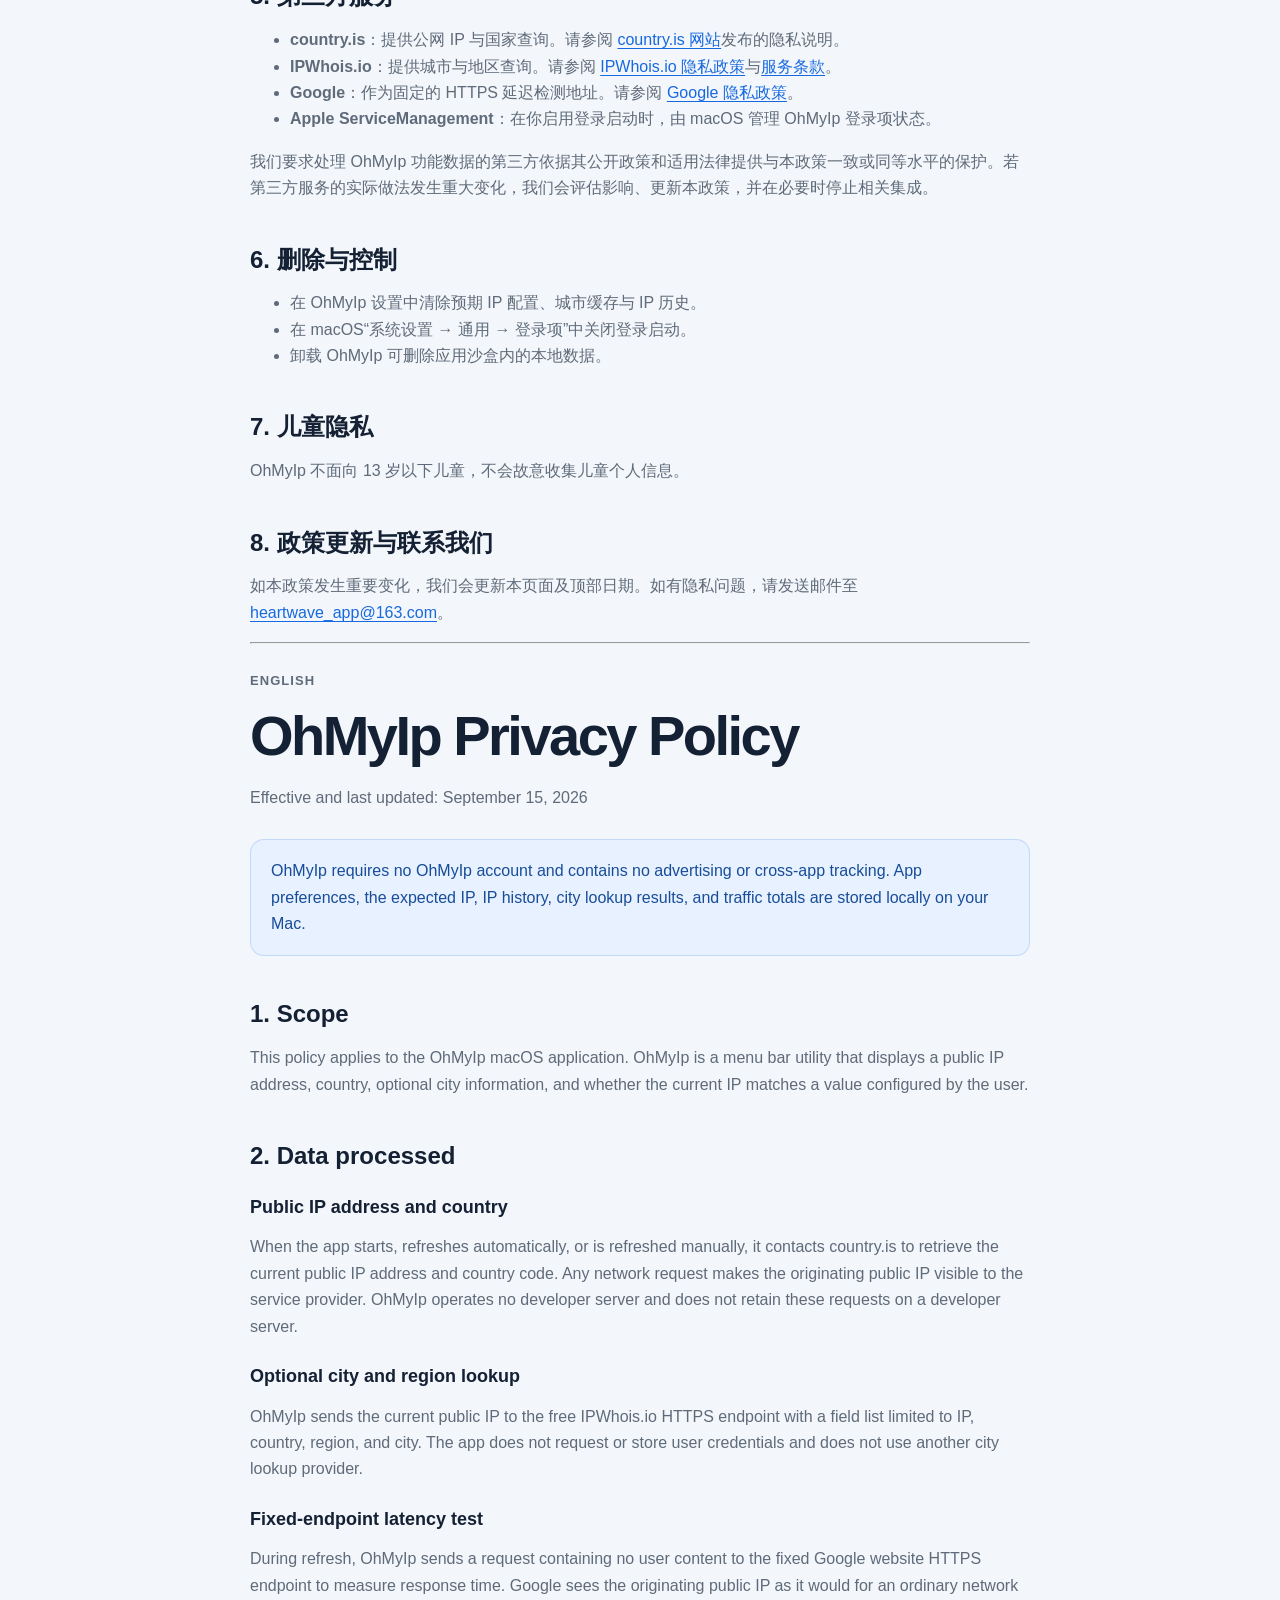
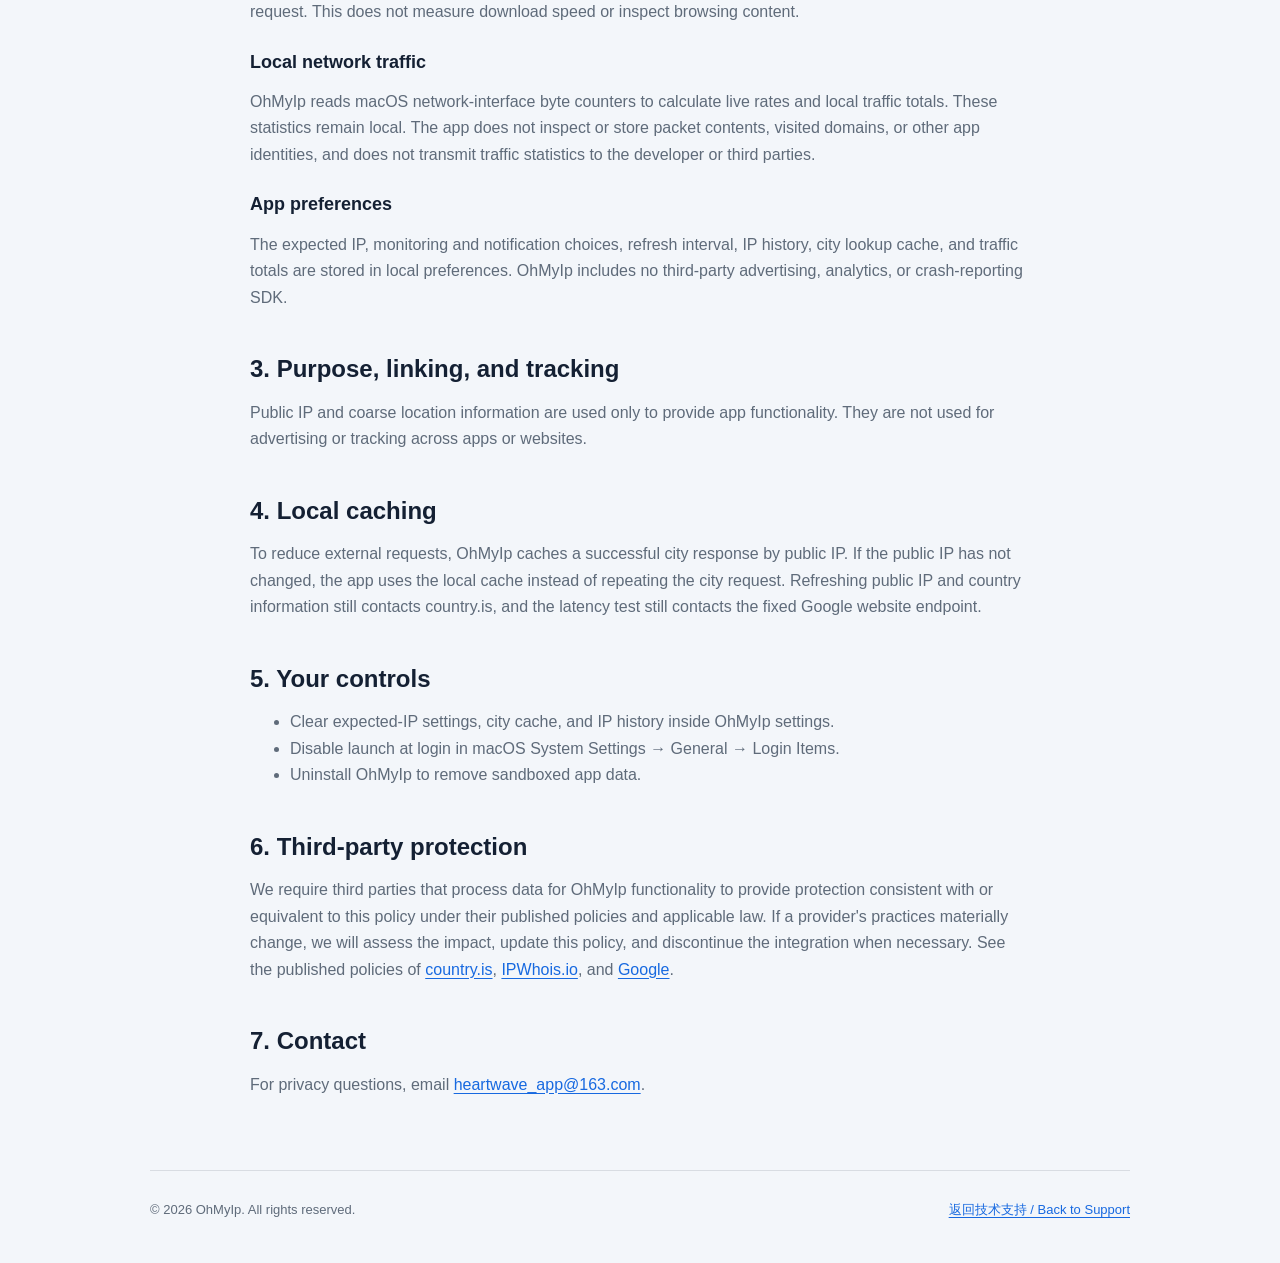
<file: ohmyip/privacy/index.html>
<!doctype html>
<html lang="zh-Hans">
<head>
    <meta charset="utf-8">
    <meta name="viewport" content="width=device-width, initial-scale=1">
    <meta name="description" content="OhMyIp privacy policy and information about public IP, location, and local storage.">
    <title>OhMyIp 隐私政策</title>
    <link rel="stylesheet" href="../styles.css">
</head>
<body>
    <header class="shell nav">
        <a class="brand" href="../" aria-label="返回 OhMyIp 技术支持">
            <img src="../icon.jpg" alt="OhMyIp 图标">
            <span>OhMyIp</span>
        </a>
        <nav class="nav-links" aria-label="主导航">
            <a href="../">技术支持</a>
            <a href="#english">English</a>
        </nav>
    </header>

    <main class="shell section prose">
        <p class="eyebrow">Privacy Policy</p>
        <h1>OhMyIp 隐私政策</h1>
        <p>生效及最后更新日期：2026 年 9 月 15 日</p>

        <div class="notice">
            <p>OhMyIp 无需注册账号，不包含广告或跨 App 跟踪。应用设置、预期 IP、IP 历史、城市查询缓存及流量汇总均保存在你的 Mac 本地。</p>
        </div>

        <h2>1. 适用范围</h2>
        <p>本隐私政策适用于 macOS 应用 OhMyIp。OhMyIp 是一款菜单栏网络工具，用于展示公网 IP、国家、可选的城市信息，以及判断当前 IP 是否符合用户设置的预期值。</p>

        <h2>2. 处理的数据</h2>
        <h3>公网 IP 与国家</h3>
        <p>应用启动、手动刷新或按你设置的时间间隔自动刷新时，会访问 country.is 获取当前公网 IP 和国家代码。任何网络请求都会使服务提供方看到发起请求的公网 IP。OhMyIp 不运营自己的服务器，也不会在开发者服务器上保存这些请求。</p>

        <h3>可选的城市与地区查询</h3>
        <p>OhMyIp 会将当前公网 IP 发送给 IPWhois.io 免费 HTTPS 接口，并将请求字段限制为 IP、国家、地区和城市。应用不要求用户提供或存储凭据，也不使用其他城市查询供应商。</p>

        <h3>固定地址延迟检测</h3>
        <p>刷新时，OhMyIp 会向固定的 Google 官网 HTTPS 地址发送不含用户内容的请求以测量连接响应时间。Google 会像处理普通网络请求一样看到发起请求的公网 IP。该检测不用于测量下载速度或检查浏览内容。</p>

        <h3>本地网络流量</h3>
        <p>OhMyIp 读取 macOS 提供的物理网络接口收发字节计数，用于计算实时速率和本机累计流量。这些统计数据保存在本地；应用不会读取或保存数据包内容、访问域名或其他 App 身份，也不会将流量统计发送给开发者或第三方。</p>

        <h3>应用设置与诊断信息</h3>
        <p>预期 IP、是否启用监控、通知偏好、自动刷新间隔、IP 历史、城市查询缓存及流量汇总保存在应用沙盒的本地偏好设置中。OhMyIp 不接入第三方广告、分析或崩溃报告 SDK。</p>

        <h2>3. 处理目的与数据关联</h2>
        <p>公网 IP 与粗略位置仅用于提供应用功能：展示网络出口信息、判断预期 IP 是否匹配，以及显示城市信息。这些数据不用于广告，也不用于跨 App 或网站跟踪。</p>

        <h2>4. 缓存与请求频率</h2>
        <p>为减少外部请求，OhMyIp 会按公网 IP 缓存成功的城市查询结果。公网 IP 未变化时，应用优先读取本地缓存，而不会重复请求城市接口。刷新公网 IP 和国家信息仍会访问 country.is；延迟检测仍会访问固定的 Google 官网地址。</p>

        <h2>5. 第三方服务</h2>
        <ul>
            <li><strong>country.is</strong>：提供公网 IP 与国家查询。请参阅 <a href="https://country.is/">country.is 网站</a>发布的隐私说明。</li>
            <li><strong>IPWhois.io</strong>：提供城市与地区查询。请参阅 <a href="https://ipwhois.io/privacy">IPWhois.io 隐私政策</a>与<a href="https://ipwhois.io/terms">服务条款</a>。</li>
            <li><strong>Google</strong>：作为固定的 HTTPS 延迟检测地址。请参阅 <a href="https://policies.google.com/privacy">Google 隐私政策</a>。</li>
            <li><strong>Apple ServiceManagement</strong>：在你启用登录启动时，由 macOS 管理 OhMyIp 登录项状态。</li>
        </ul>
        <p>我们要求处理 OhMyIp 功能数据的第三方依据其公开政策和适用法律提供与本政策一致或同等水平的保护。若第三方服务的实际做法发生重大变化，我们会评估影响、更新本政策，并在必要时停止相关集成。</p>

        <h2>6. 删除与控制</h2>
        <ul>
            <li>在 OhMyIp 设置中清除预期 IP 配置、城市缓存与 IP 历史。</li>
            <li>在 macOS“系统设置 → 通用 → 登录项”中关闭登录启动。</li>
            <li>卸载 OhMyIp 可删除应用沙盒内的本地数据。</li>
        </ul>

        <h2>7. 儿童隐私</h2>
        <p>OhMyIp 不面向 13 岁以下儿童，不会故意收集儿童个人信息。</p>

        <h2>8. 政策更新与联系我们</h2>
        <p>如本政策发生重要变化，我们会更新本页面及顶部日期。如有隐私问题，请发送邮件至 <a href="mailto:heartwave_app@163.com?subject=OhMyIp%20Privacy">heartwave_app@163.com</a>。</p>

        <hr>

        <section id="english" lang="en">
            <p class="eyebrow">English</p>
            <h1>OhMyIp Privacy Policy</h1>
            <p>Effective and last updated: September 15, 2026</p>

            <div class="notice">
                <p>OhMyIp requires no OhMyIp account and contains no advertising or cross-app tracking. App preferences, the expected IP, IP history, city lookup results, and traffic totals are stored locally on your Mac.</p>
            </div>

            <h2>1. Scope</h2>
            <p>This policy applies to the OhMyIp macOS application. OhMyIp is a menu bar utility that displays a public IP address, country, optional city information, and whether the current IP matches a value configured by the user.</p>

            <h2>2. Data processed</h2>
            <h3>Public IP address and country</h3>
            <p>When the app starts, refreshes automatically, or is refreshed manually, it contacts country.is to retrieve the current public IP address and country code. Any network request makes the originating public IP visible to the service provider. OhMyIp operates no developer server and does not retain these requests on a developer server.</p>

            <h3>Optional city and region lookup</h3>
            <p>OhMyIp sends the current public IP to the free IPWhois.io HTTPS endpoint with a field list limited to IP, country, region, and city. The app does not request or store user credentials and does not use another city lookup provider.</p>

            <h3>Fixed-endpoint latency test</h3>
            <p>During refresh, OhMyIp sends a request containing no user content to the fixed Google website HTTPS endpoint to measure response time. Google sees the originating public IP as it would for an ordinary network request. This does not measure download speed or inspect browsing content.</p>

            <h3>Local network traffic</h3>
            <p>OhMyIp reads macOS network-interface byte counters to calculate live rates and local traffic totals. These statistics remain local. The app does not inspect or store packet contents, visited domains, or other app identities, and does not transmit traffic statistics to the developer or third parties.</p>

            <h3>App preferences</h3>
            <p>The expected IP, monitoring and notification choices, refresh interval, IP history, city lookup cache, and traffic totals are stored in local preferences. OhMyIp includes no third-party advertising, analytics, or crash-reporting SDK.</p>

            <h2>3. Purpose, linking, and tracking</h2>
            <p>Public IP and coarse location information are used only to provide app functionality. They are not used for advertising or tracking across apps or websites.</p>

            <h2>4. Local caching</h2>
            <p>To reduce external requests, OhMyIp caches a successful city response by public IP. If the public IP has not changed, the app uses the local cache instead of repeating the city request. Refreshing public IP and country information still contacts country.is, and the latency test still contacts the fixed Google website endpoint.</p>

            <h2>5. Your controls</h2>
            <ul>
                <li>Clear expected-IP settings, city cache, and IP history inside OhMyIp settings.</li>
                <li>Disable launch at login in macOS System Settings → General → Login Items.</li>
                <li>Uninstall OhMyIp to remove sandboxed app data.</li>
            </ul>

            <h2>6. Third-party protection</h2>
            <p>We require third parties that process data for OhMyIp functionality to provide protection consistent with or equivalent to this policy under their published policies and applicable law. If a provider's practices materially change, we will assess the impact, update this policy, and discontinue the integration when necessary. See the published policies of <a href="https://country.is/">country.is</a>, <a href="https://ipwhois.io/privacy">IPWhois.io</a>, and <a href="https://policies.google.com/privacy">Google</a>.</p>

            <h2>7. Contact</h2>
            <p>For privacy questions, email <a href="mailto:heartwave_app@163.com?subject=OhMyIp%20Privacy">heartwave_app@163.com</a>.</p>
        </section>
    </main>

    <footer class="shell">
        <p>© 2026 OhMyIp. All rights reserved.</p>
        <p><a href="../">返回技术支持 / Back to Support</a></p>
    </footer>
<!-- Cloudflare Web Analytics --><script type='module' src='https://static.cloudflareinsights.com/beacon.min.js' data-cf-beacon='{"token": "f39516dae6f949f2a7dad77e1b748d5d"}'></script><!-- End Cloudflare Web Analytics -->
</body>
</html>
</file>
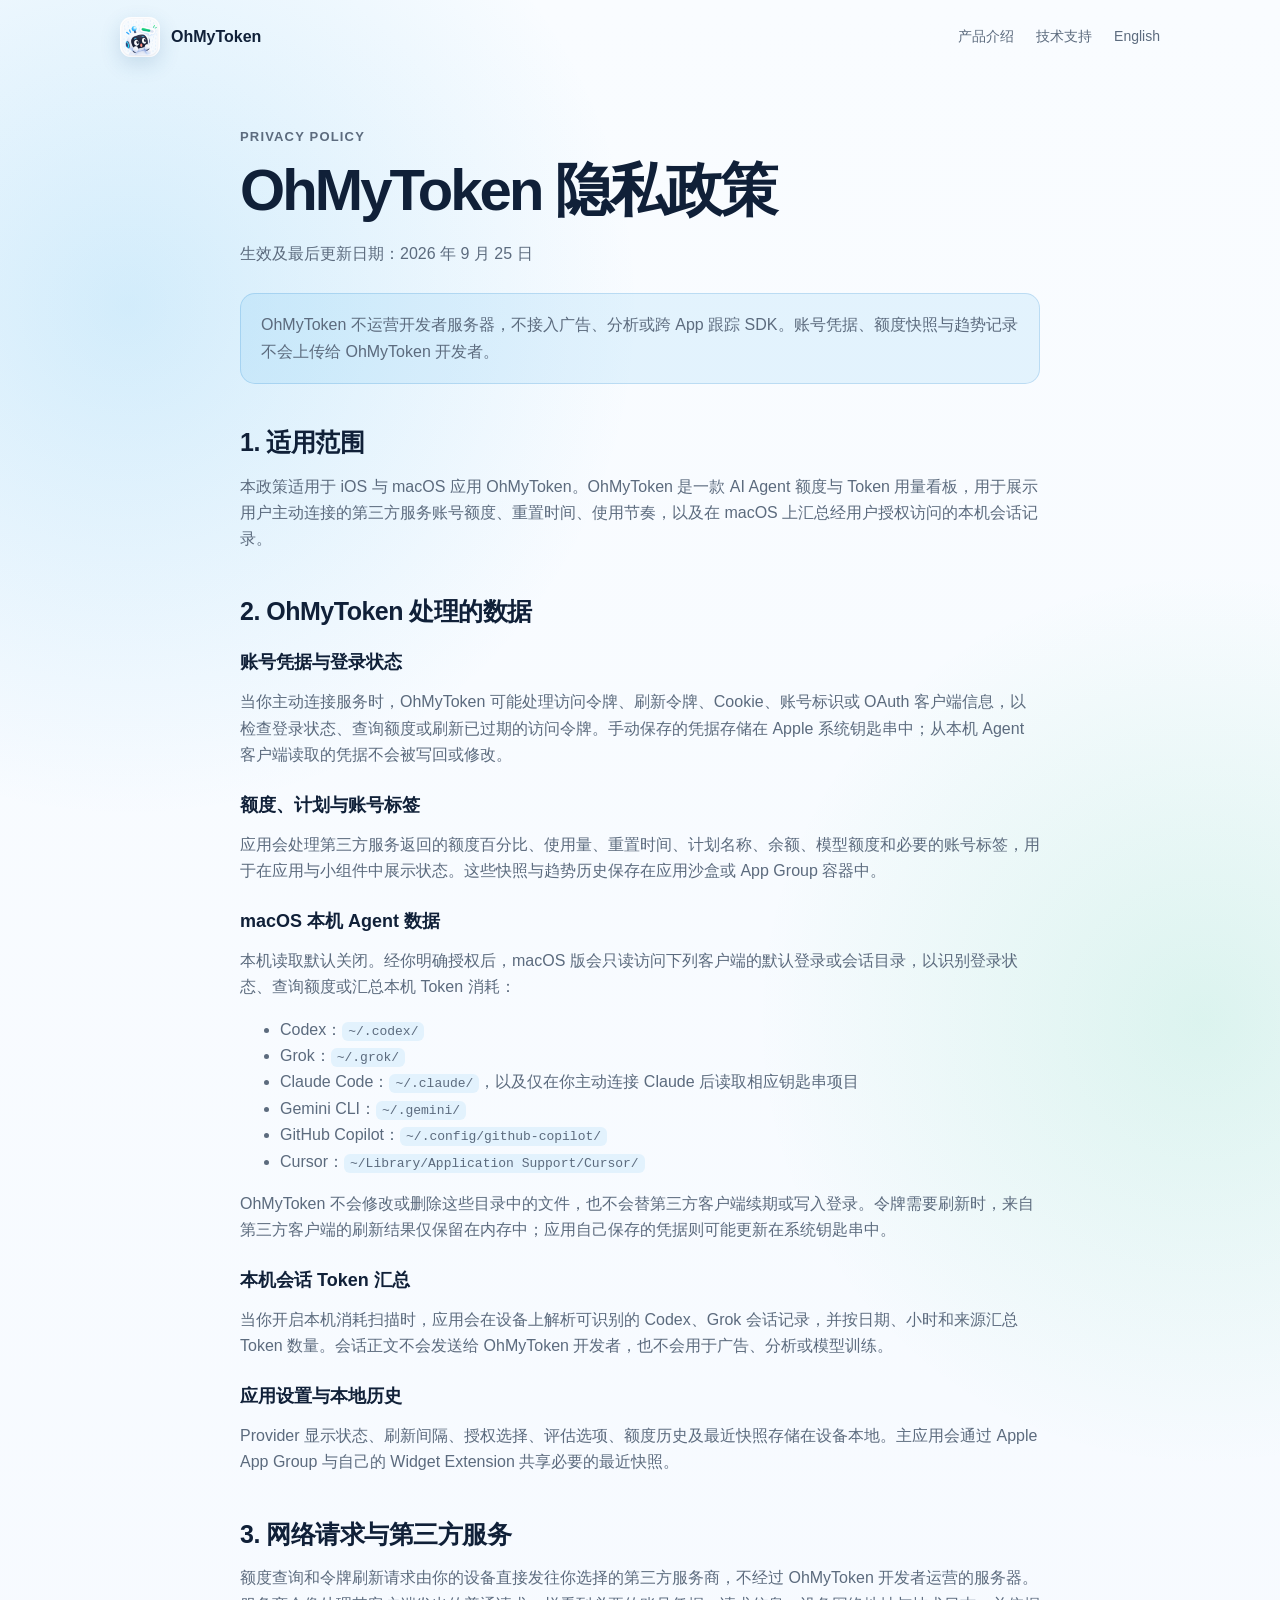
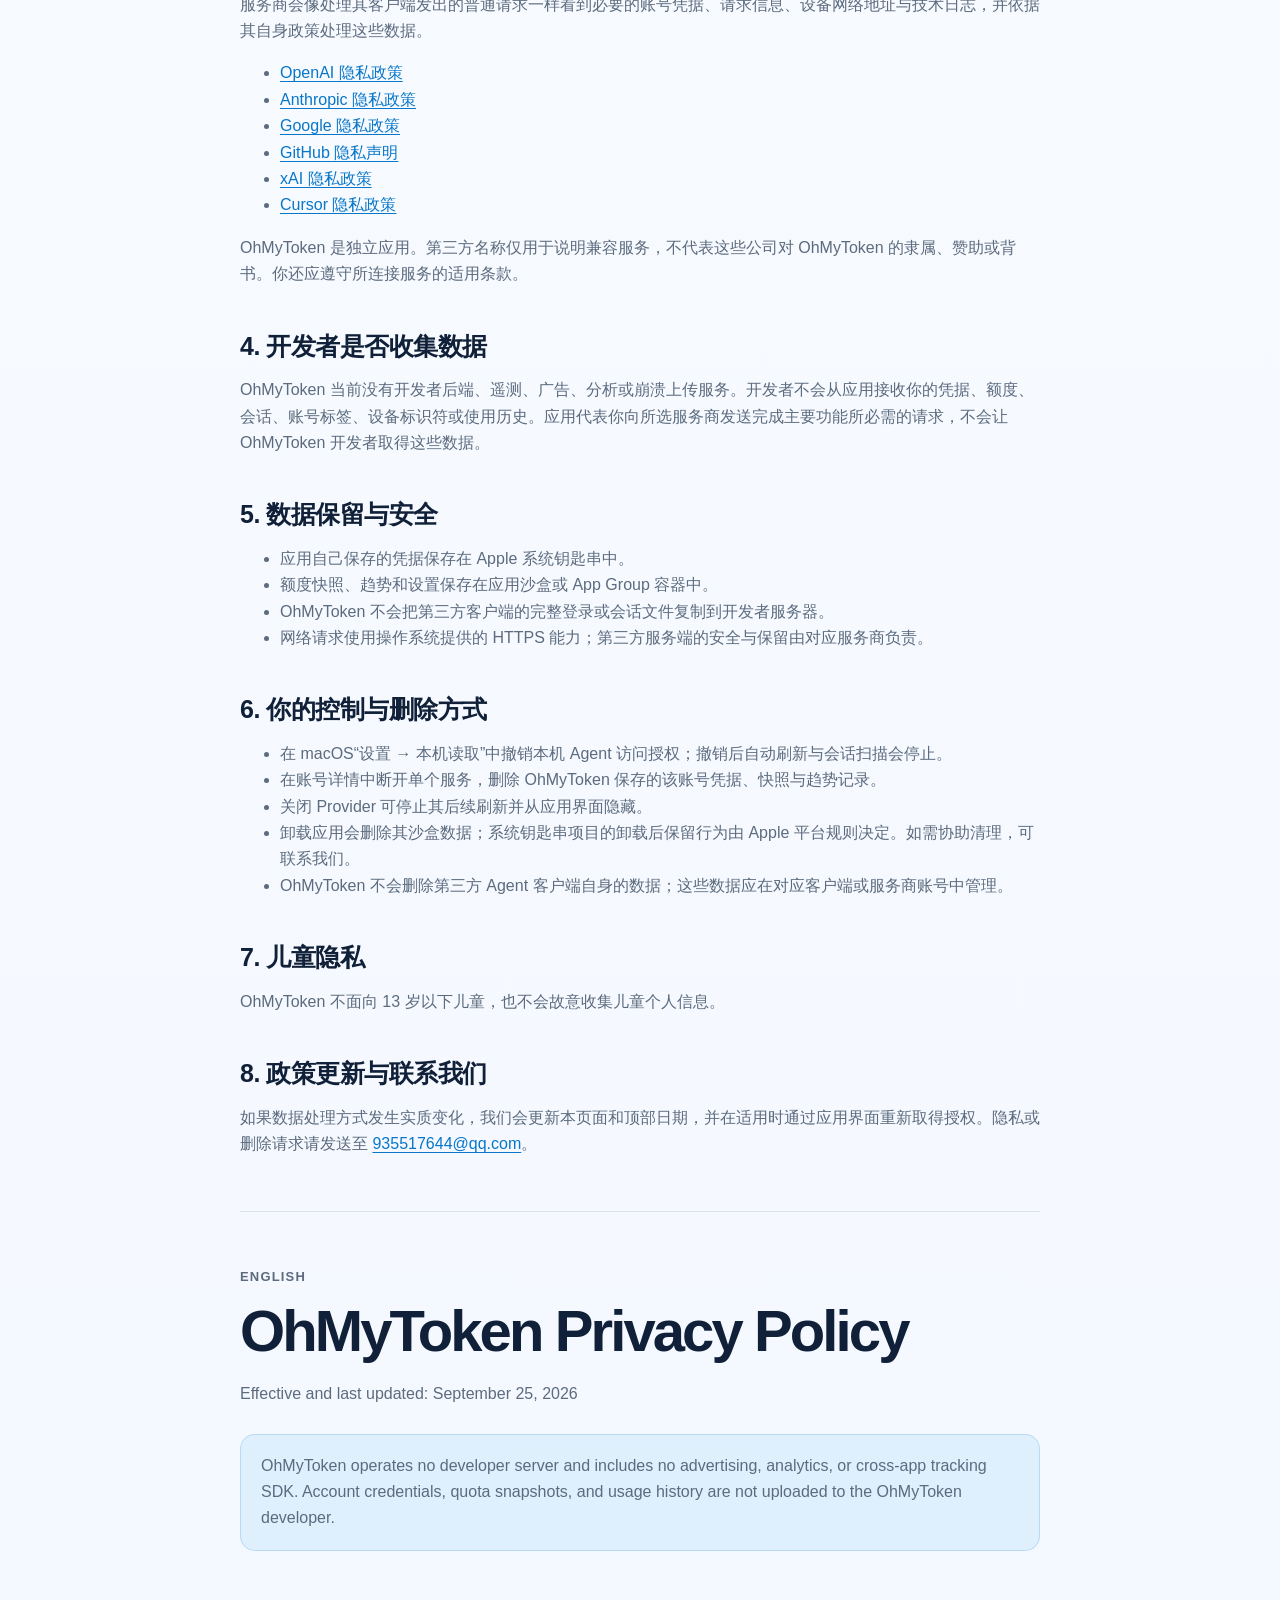
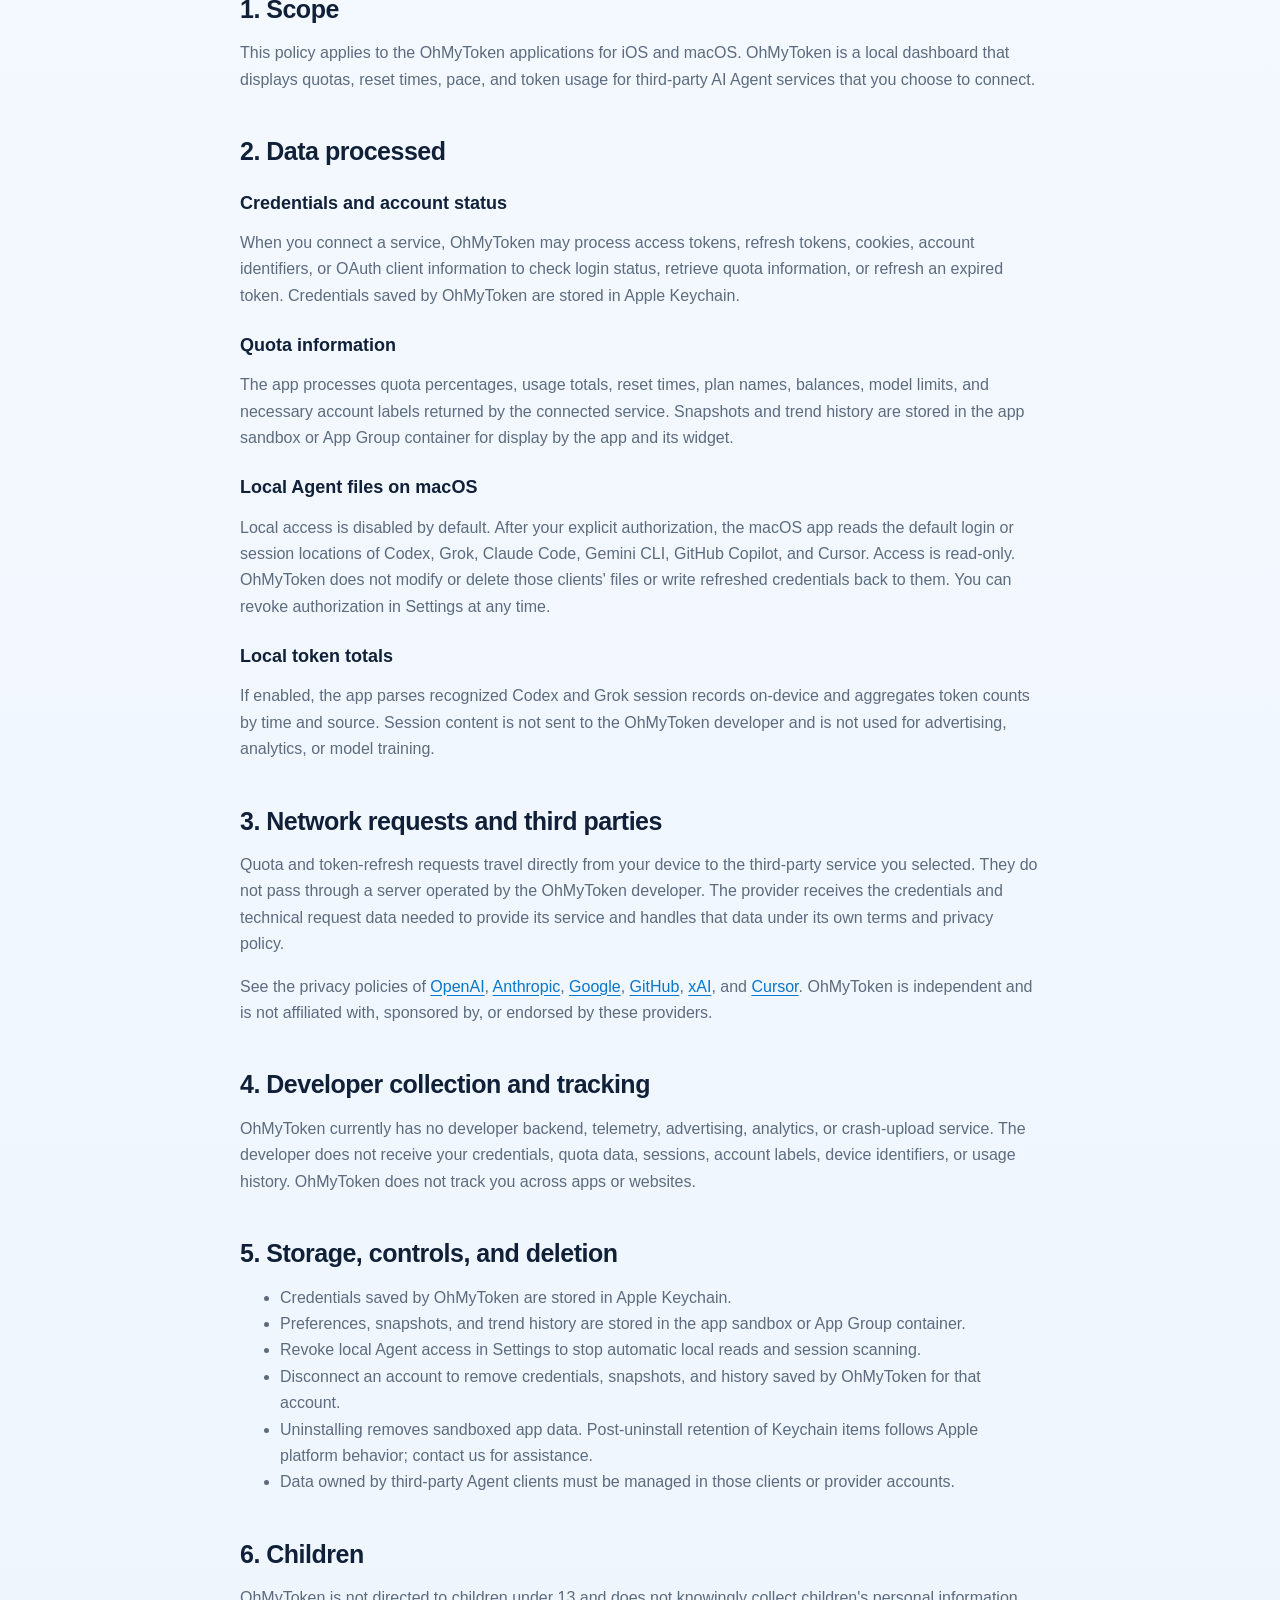
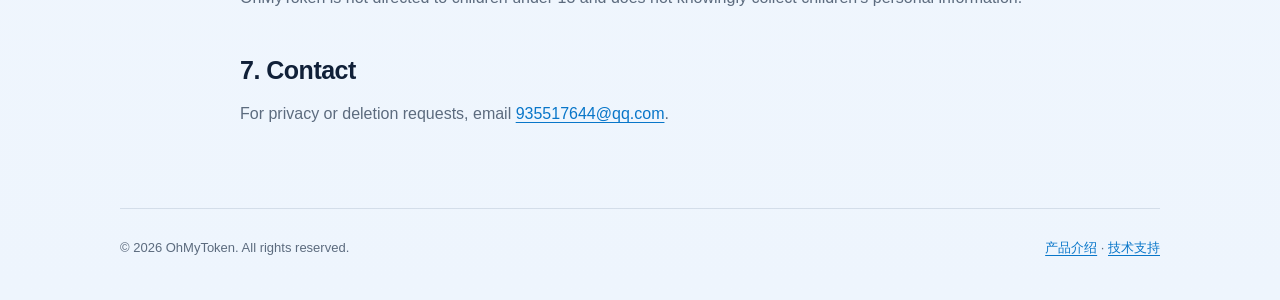
<file: ohmytoken/privacy/index.html>
<!doctype html>
<html lang="zh-Hans">
<head>
    <meta charset="utf-8">
    <meta name="viewport" content="width=device-width, initial-scale=1">
    <meta name="description" content="OhMyToken 隐私政策：本机 Agent 数据、凭据、额度请求、本地存储、第三方服务与用户控制。">
    <title>OhMyToken 隐私政策</title>
    <link rel="icon" href="../icon.jpg">
    <link rel="stylesheet" href="../styles.css">
</head>
<body>
    <header class="shell nav">
        <a class="brand" href="../" aria-label="返回 OhMyToken 首页"><img src="../icon.jpg" alt="OhMyToken 图标"><span>OhMyToken</span></a>
        <nav class="nav-links" aria-label="主导航"><a href="../">产品介绍</a><a href="../support/">技术支持</a><a href="#english">English</a></nav>
    </header>

    <main class="shell section prose">
        <p class="eyebrow">Privacy Policy</p>
        <h1>OhMyToken 隐私政策</h1>
        <p>生效及最后更新日期：2026 年 9 月 25 日</p>

        <div class="notice"><p>OhMyToken 不运营开发者服务器，不接入广告、分析或跨 App 跟踪 SDK。账号凭据、额度快照与趋势记录不会上传给 OhMyToken 开发者。</p></div>

        <h2>1. 适用范围</h2>
        <p>本政策适用于 iOS 与 macOS 应用 OhMyToken。OhMyToken 是一款 AI Agent 额度与 Token 用量看板，用于展示用户主动连接的第三方服务账号额度、重置时间、使用节奏，以及在 macOS 上汇总经用户授权访问的本机会话记录。</p>

        <h2>2. OhMyToken 处理的数据</h2>
        <h3>账号凭据与登录状态</h3>
        <p>当你主动连接服务时，OhMyToken 可能处理访问令牌、刷新令牌、Cookie、账号标识或 OAuth 客户端信息，以检查登录状态、查询额度或刷新已过期的访问令牌。手动保存的凭据存储在 Apple 系统钥匙串中；从本机 Agent 客户端读取的凭据不会被写回或修改。</p>

        <h3>额度、计划与账号标签</h3>
        <p>应用会处理第三方服务返回的额度百分比、使用量、重置时间、计划名称、余额、模型额度和必要的账号标签，用于在应用与小组件中展示状态。这些快照与趋势历史保存在应用沙盒或 App Group 容器中。</p>

        <h3>macOS 本机 Agent 数据</h3>
        <p>本机读取默认关闭。经你明确授权后，macOS 版会只读访问下列客户端的默认登录或会话目录，以识别登录状态、查询额度或汇总本机 Token 消耗：</p>
        <ul>
            <li>Codex：<code>~/.codex/</code></li>
            <li>Grok：<code>~/.grok/</code></li>
            <li>Claude Code：<code>~/.claude/</code>，以及仅在你主动连接 Claude 后读取相应钥匙串项目</li>
            <li>Gemini CLI：<code>~/.gemini/</code></li>
            <li>GitHub Copilot：<code>~/.config/github-copilot/</code></li>
            <li>Cursor：<code>~/Library/Application Support/Cursor/</code></li>
        </ul>
        <p>OhMyToken 不会修改或删除这些目录中的文件，也不会替第三方客户端续期或写入登录。令牌需要刷新时，来自第三方客户端的刷新结果仅保留在内存中；应用自己保存的凭据则可能更新在系统钥匙串中。</p>

        <h3>本机会话 Token 汇总</h3>
        <p>当你开启本机消耗扫描时，应用会在设备上解析可识别的 Codex、Grok 会话记录，并按日期、小时和来源汇总 Token 数量。会话正文不会发送给 OhMyToken 开发者，也不会用于广告、分析或模型训练。</p>

        <h3>应用设置与本地历史</h3>
        <p>Provider 显示状态、刷新间隔、授权选择、评估选项、额度历史及最近快照存储在设备本地。主应用会通过 Apple App Group 与自己的 Widget Extension 共享必要的最近快照。</p>

        <h2>3. 网络请求与第三方服务</h2>
        <p>额度查询和令牌刷新请求由你的设备直接发往你选择的第三方服务商，不经过 OhMyToken 开发者运营的服务器。服务商会像处理其客户端发出的普通请求一样看到必要的账号凭据、请求信息、设备网络地址与技术日志，并依据其自身政策处理这些数据。</p>
        <ul>
            <li><a href="https://openai.com/policies/privacy-policy/">OpenAI 隐私政策</a></li>
            <li><a href="https://www.anthropic.com/legal/privacy">Anthropic 隐私政策</a></li>
            <li><a href="https://policies.google.com/privacy">Google 隐私政策</a></li>
            <li><a href="https://docs.github.com/en/site-policy/privacy-policies/github-general-privacy-statement">GitHub 隐私声明</a></li>
            <li><a href="https://x.ai/legal/privacy-policy">xAI 隐私政策</a></li>
            <li><a href="https://cursor.com/privacy">Cursor 隐私政策</a></li>
        </ul>
        <p>OhMyToken 是独立应用。第三方名称仅用于说明兼容服务，不代表这些公司对 OhMyToken 的隶属、赞助或背书。你还应遵守所连接服务的适用条款。</p>

        <h2>4. 开发者是否收集数据</h2>
        <p>OhMyToken 当前没有开发者后端、遥测、广告、分析或崩溃上传服务。开发者不会从应用接收你的凭据、额度、会话、账号标签、设备标识符或使用历史。应用代表你向所选服务商发送完成主要功能所必需的请求，不会让 OhMyToken 开发者取得这些数据。</p>

        <h2>5. 数据保留与安全</h2>
        <ul>
            <li>应用自己保存的凭据保存在 Apple 系统钥匙串中。</li>
            <li>额度快照、趋势和设置保存在应用沙盒或 App Group 容器中。</li>
            <li>OhMyToken 不会把第三方客户端的完整登录或会话文件复制到开发者服务器。</li>
            <li>网络请求使用操作系统提供的 HTTPS 能力；第三方服务端的安全与保留由对应服务商负责。</li>
        </ul>

        <h2>6. 你的控制与删除方式</h2>
        <ul>
            <li>在 macOS“设置 → 本机读取”中撤销本机 Agent 访问授权；撤销后自动刷新与会话扫描会停止。</li>
            <li>在账号详情中断开单个服务，删除 OhMyToken 保存的该账号凭据、快照与趋势记录。</li>
            <li>关闭 Provider 可停止其后续刷新并从应用界面隐藏。</li>
            <li>卸载应用会删除其沙盒数据；系统钥匙串项目的卸载后保留行为由 Apple 平台规则决定。如需协助清理，可联系我们。</li>
            <li>OhMyToken 不会删除第三方 Agent 客户端自身的数据；这些数据应在对应客户端或服务商账号中管理。</li>
        </ul>

        <h2>7. 儿童隐私</h2>
        <p>OhMyToken 不面向 13 岁以下儿童，也不会故意收集儿童个人信息。</p>

        <h2>8. 政策更新与联系我们</h2>
        <p>如果数据处理方式发生实质变化，我们会更新本页面和顶部日期，并在适用时通过应用界面重新取得授权。隐私或删除请求请发送至 <a href="mailto:935517644@qq.com?subject=OhMyToken%20Privacy">935517644@qq.com</a>。</p>

        <hr>

        <section id="english" lang="en">
            <p class="eyebrow">English</p>
            <h1>OhMyToken Privacy Policy</h1>
            <p>Effective and last updated: September 25, 2026</p>

            <div class="notice"><p>OhMyToken operates no developer server and includes no advertising, analytics, or cross-app tracking SDK. Account credentials, quota snapshots, and usage history are not uploaded to the OhMyToken developer.</p></div>

            <h2>1. Scope</h2>
            <p>This policy applies to the OhMyToken applications for iOS and macOS. OhMyToken is a local dashboard that displays quotas, reset times, pace, and token usage for third-party AI Agent services that you choose to connect.</p>

            <h2>2. Data processed</h2>
            <h3>Credentials and account status</h3>
            <p>When you connect a service, OhMyToken may process access tokens, refresh tokens, cookies, account identifiers, or OAuth client information to check login status, retrieve quota information, or refresh an expired token. Credentials saved by OhMyToken are stored in Apple Keychain.</p>

            <h3>Quota information</h3>
            <p>The app processes quota percentages, usage totals, reset times, plan names, balances, model limits, and necessary account labels returned by the connected service. Snapshots and trend history are stored in the app sandbox or App Group container for display by the app and its widget.</p>

            <h3>Local Agent files on macOS</h3>
            <p>Local access is disabled by default. After your explicit authorization, the macOS app reads the default login or session locations of Codex, Grok, Claude Code, Gemini CLI, GitHub Copilot, and Cursor. Access is read-only. OhMyToken does not modify or delete those clients' files or write refreshed credentials back to them. You can revoke authorization in Settings at any time.</p>

            <h3>Local token totals</h3>
            <p>If enabled, the app parses recognized Codex and Grok session records on-device and aggregates token counts by time and source. Session content is not sent to the OhMyToken developer and is not used for advertising, analytics, or model training.</p>

            <h2>3. Network requests and third parties</h2>
            <p>Quota and token-refresh requests travel directly from your device to the third-party service you selected. They do not pass through a server operated by the OhMyToken developer. The provider receives the credentials and technical request data needed to provide its service and handles that data under its own terms and privacy policy.</p>
            <p>See the privacy policies of <a href="https://openai.com/policies/privacy-policy/">OpenAI</a>, <a href="https://www.anthropic.com/legal/privacy">Anthropic</a>, <a href="https://policies.google.com/privacy">Google</a>, <a href="https://docs.github.com/en/site-policy/privacy-policies/github-general-privacy-statement">GitHub</a>, <a href="https://x.ai/legal/privacy-policy">xAI</a>, and <a href="https://cursor.com/privacy">Cursor</a>. OhMyToken is independent and is not affiliated with, sponsored by, or endorsed by these providers.</p>

            <h2>4. Developer collection and tracking</h2>
            <p>OhMyToken currently has no developer backend, telemetry, advertising, analytics, or crash-upload service. The developer does not receive your credentials, quota data, sessions, account labels, device identifiers, or usage history. OhMyToken does not track you across apps or websites.</p>

            <h2>5. Storage, controls, and deletion</h2>
            <ul>
                <li>Credentials saved by OhMyToken are stored in Apple Keychain.</li>
                <li>Preferences, snapshots, and trend history are stored in the app sandbox or App Group container.</li>
                <li>Revoke local Agent access in Settings to stop automatic local reads and session scanning.</li>
                <li>Disconnect an account to remove credentials, snapshots, and history saved by OhMyToken for that account.</li>
                <li>Uninstalling removes sandboxed app data. Post-uninstall retention of Keychain items follows Apple platform behavior; contact us for assistance.</li>
                <li>Data owned by third-party Agent clients must be managed in those clients or provider accounts.</li>
            </ul>

            <h2>6. Children</h2>
            <p>OhMyToken is not directed to children under 13 and does not knowingly collect children's personal information.</p>

            <h2>7. Contact</h2>
            <p>For privacy or deletion requests, email <a href="mailto:935517644@qq.com?subject=OhMyToken%20Privacy">935517644@qq.com</a>.</p>
        </section>
    </main>

    <footer class="shell"><p>© 2026 OhMyToken. All rights reserved.</p><p><a href="../">产品介绍</a> · <a href="../support/">技术支持</a></p></footer>
<!-- Cloudflare Web Analytics --><script type='module' src='https://static.cloudflareinsights.com/beacon.min.js' data-cf-beacon='{"token": "f39516dae6f949f2a7dad77e1b748d5d"}'></script><!-- End Cloudflare Web Analytics -->
</body>
</html>
</file>
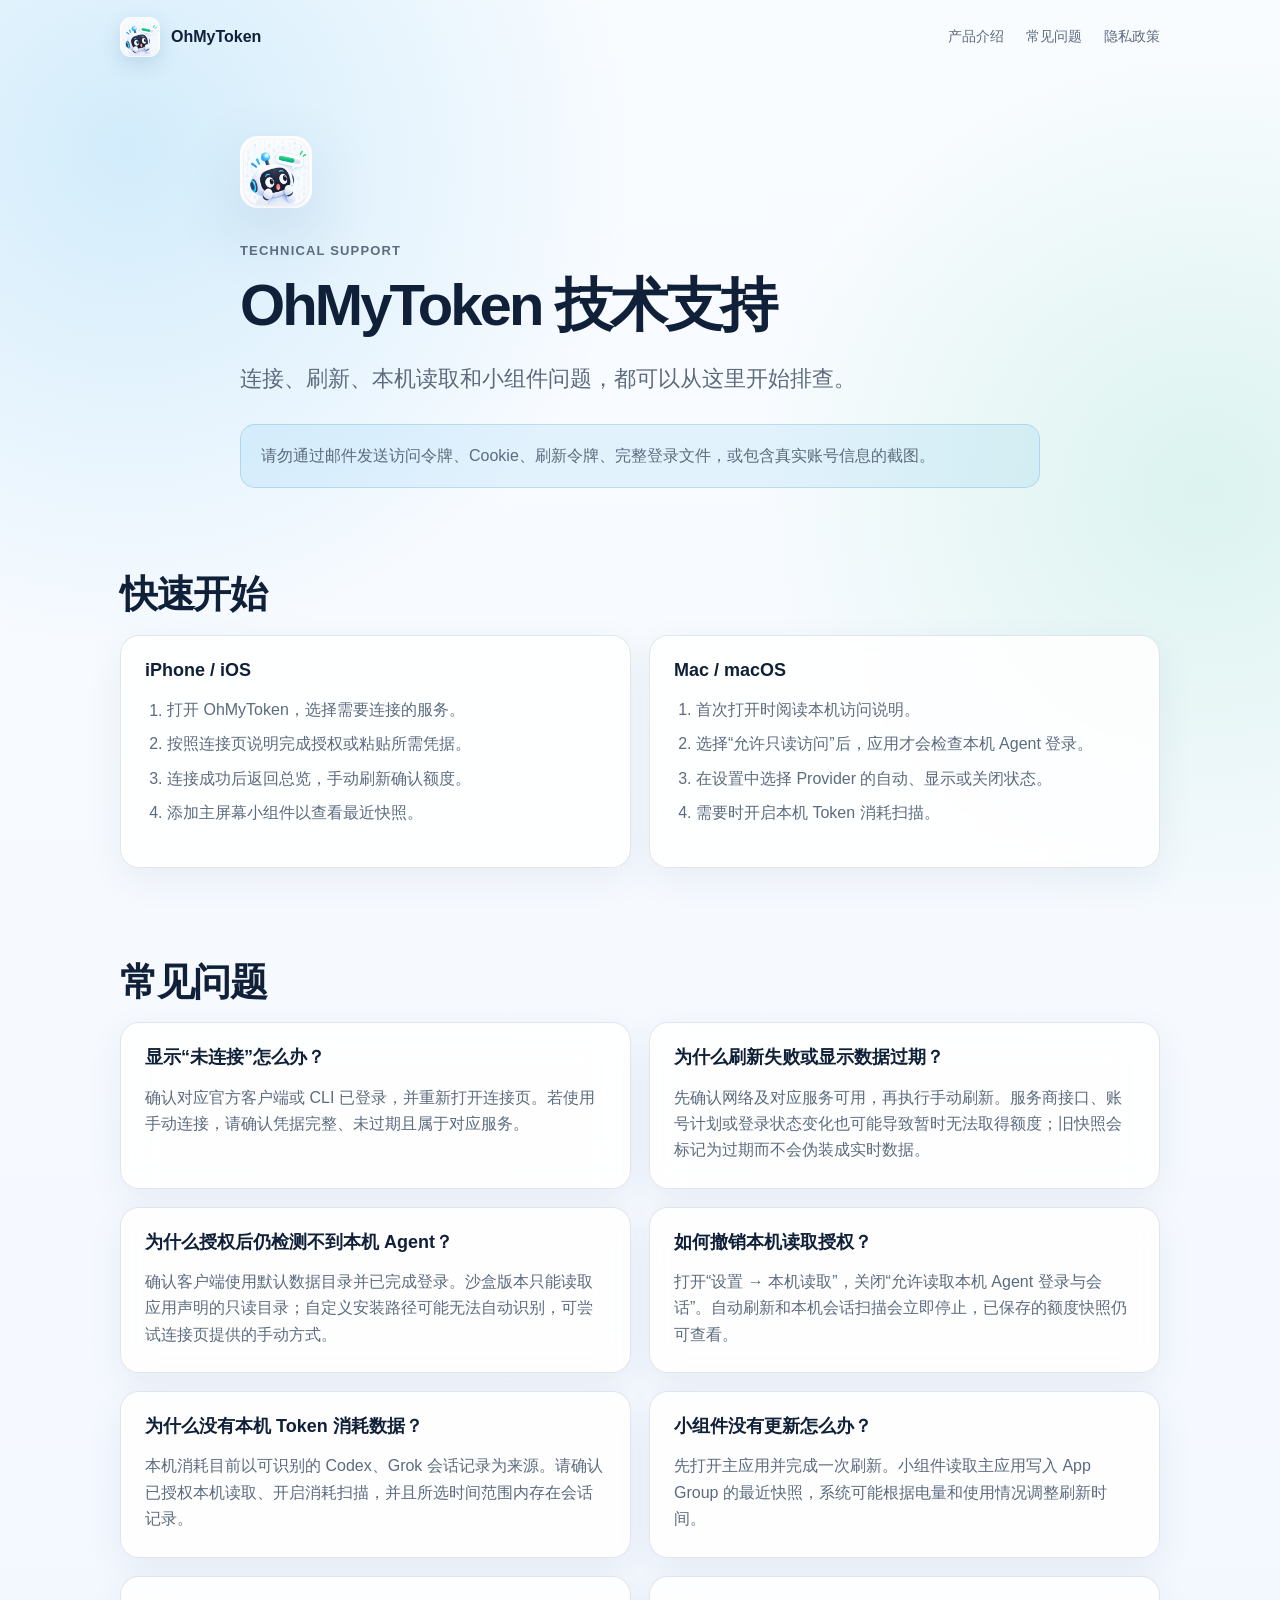
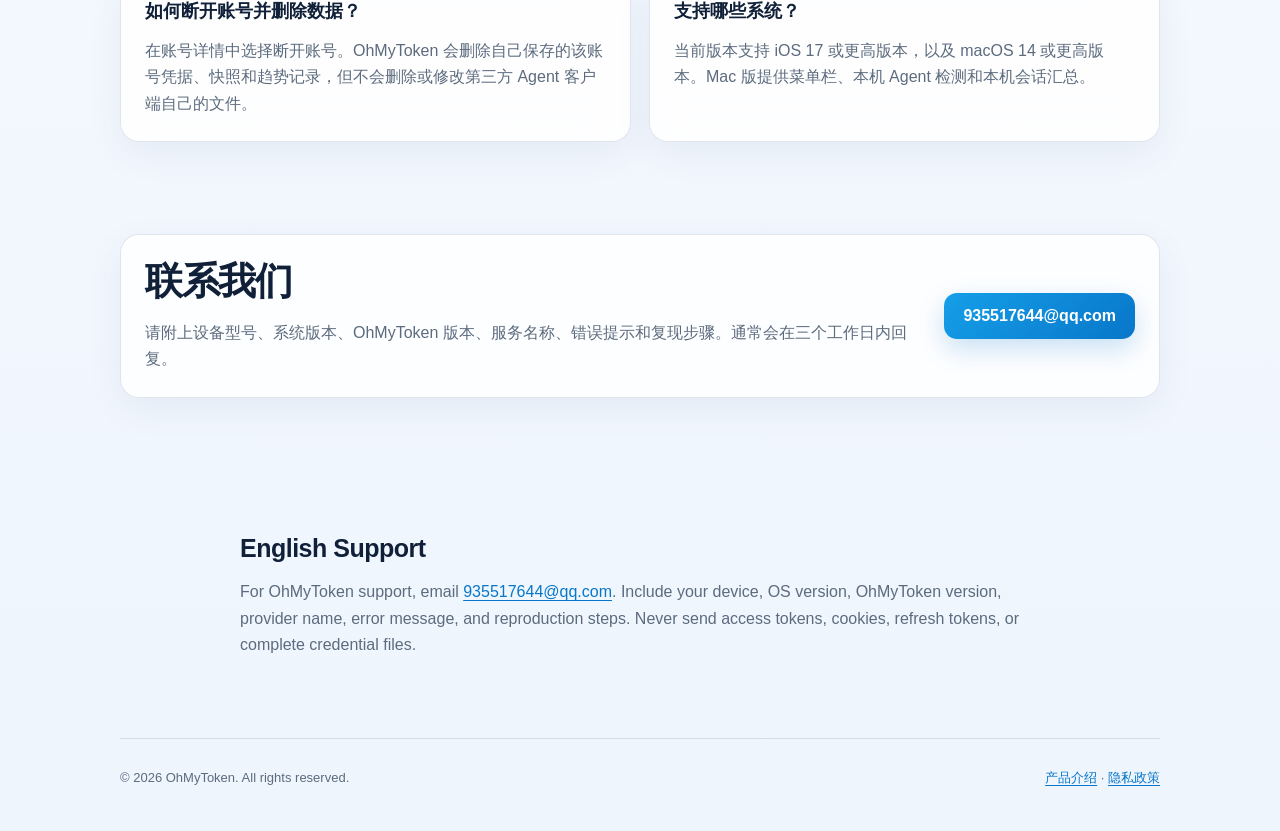
<file: ohmytoken/support/index.html>
<!doctype html>
<html lang="zh-Hans">
<head>
    <meta charset="utf-8">
    <meta name="viewport" content="width=device-width, initial-scale=1">
    <meta name="description" content="OhMyToken 技术支持：连接 Agent 服务、额度刷新、本机读取、Token 汇总和小组件常见问题。">
    <title>OhMyToken 技术支持</title>
    <link rel="icon" href="../icon.jpg">
    <link rel="stylesheet" href="../styles.css">
</head>
<body>
    <header class="shell nav">
        <a class="brand" href="../" aria-label="返回 OhMyToken 首页"><img src="../icon.jpg" alt="OhMyToken 图标"><span>OhMyToken</span></a>
        <nav class="nav-links" aria-label="主导航"><a href="../">产品介绍</a><a href="#faq">常见问题</a><a href="../privacy/">隐私政策</a></nav>
    </header>

    <main>
        <section class="shell support-hero prose">
            <img class="hero-icon" src="../icon.jpg" alt="OhMyToken 应用图标">
            <p class="eyebrow">Technical Support</p>
            <h1>OhMyToken 技术支持</h1>
            <p class="lede">连接、刷新、本机读取和小组件问题，都可以从这里开始排查。</p>
            <div class="notice"><p>请勿通过邮件发送访问令牌、Cookie、刷新令牌、完整登录文件，或包含真实账号信息的截图。</p></div>
        </section>

        <section class="shell section" aria-labelledby="start-title">
            <h2 class="section-title" id="start-title">快速开始</h2>
            <div class="grid two">
                <article class="card"><h3>iPhone / iOS</h3><ol class="steps"><li>打开 OhMyToken，选择需要连接的服务。</li><li>按照连接页说明完成授权或粘贴所需凭据。</li><li>连接成功后返回总览，手动刷新确认额度。</li><li>添加主屏幕小组件以查看最近快照。</li></ol></article>
                <article class="card"><h3>Mac / macOS</h3><ol class="steps"><li>首次打开时阅读本机访问说明。</li><li>选择“允许只读访问”后，应用才会检查本机 Agent 登录。</li><li>在设置中选择 Provider 的自动、显示或关闭状态。</li><li>需要时开启本机 Token 消耗扫描。</li></ol></article>
            </div>
        </section>

        <section class="shell section" id="faq" aria-labelledby="faq-title">
            <h2 class="section-title" id="faq-title">常见问题</h2>
            <div class="grid two">
                <article class="card"><h3>显示“未连接”怎么办？</h3><p>确认对应官方客户端或 CLI 已登录，并重新打开连接页。若使用手动连接，请确认凭据完整、未过期且属于对应服务。</p></article>
                <article class="card"><h3>为什么刷新失败或显示数据过期？</h3><p>先确认网络及对应服务可用，再执行手动刷新。服务商接口、账号计划或登录状态变化也可能导致暂时无法取得额度；旧快照会标记为过期而不会伪装成实时数据。</p></article>
                <article class="card"><h3>为什么授权后仍检测不到本机 Agent？</h3><p>确认客户端使用默认数据目录并已完成登录。沙盒版本只能读取应用声明的只读目录；自定义安装路径可能无法自动识别，可尝试连接页提供的手动方式。</p></article>
                <article class="card"><h3>如何撤销本机读取授权？</h3><p>打开“设置 → 本机读取”，关闭“允许读取本机 Agent 登录与会话”。自动刷新和本机会话扫描会立即停止，已保存的额度快照仍可查看。</p></article>
                <article class="card"><h3>为什么没有本机 Token 消耗数据？</h3><p>本机消耗目前以可识别的 Codex、Grok 会话记录为来源。请确认已授权本机读取、开启消耗扫描，并且所选时间范围内存在会话记录。</p></article>
                <article class="card"><h3>小组件没有更新怎么办？</h3><p>先打开主应用并完成一次刷新。小组件读取主应用写入 App Group 的最近快照，系统可能根据电量和使用情况调整刷新时间。</p></article>
                <article class="card"><h3>如何断开账号并删除数据？</h3><p>在账号详情中选择断开账号。OhMyToken 会删除自己保存的该账号凭据、快照和趋势记录，但不会删除或修改第三方 Agent 客户端自己的文件。</p></article>
                <article class="card"><h3>支持哪些系统？</h3><p>当前版本支持 iOS 17 或更高版本，以及 macOS 14 或更高版本。Mac 版提供菜单栏、本机 Agent 检测和本机会话汇总。</p></article>
            </div>
        </section>

        <section class="shell section" aria-labelledby="contact-title">
            <div class="card contact">
                <div><h2 class="section-title" id="contact-title">联系我们</h2><p>请附上设备型号、系统版本、OhMyToken 版本、服务名称、错误提示和复现步骤。通常会在三个工作日内回复。</p></div>
                <a class="button" href="mailto:935517644@qq.com?subject=OhMyToken%20Support">935517644@qq.com</a>
            </div>
        </section>

        <section class="shell section prose" lang="en">
            <h2>English Support</h2>
            <p>For OhMyToken support, email <a href="mailto:935517644@qq.com?subject=OhMyToken%20Support">935517644@qq.com</a>. Include your device, OS version, OhMyToken version, provider name, error message, and reproduction steps. Never send access tokens, cookies, refresh tokens, or complete credential files.</p>
        </section>
    </main>

    <footer class="shell"><p>© 2026 OhMyToken. All rights reserved.</p><p><a href="../">产品介绍</a> · <a href="../privacy/">隐私政策</a></p></footer>
<!-- Cloudflare Web Analytics --><script type='module' src='https://static.cloudflareinsights.com/beacon.min.js' data-cf-beacon='{"token": "f39516dae6f949f2a7dad77e1b748d5d"}'></script><!-- End Cloudflare Web Analytics -->
</body>
</html>
</file>
<file: heartwave/styles.css>
:root {
    --bg: #ffffff;
    --fg: #202020;
    --muted: #5e5e5e;
    --faint: #8a8a8a;
    --line: #ececec;
    --underline: #d4d4d4;
    --thumb-border: #e8e8e8;
    --mark-fg: #b44b5c;
    color-scheme: light;
}

html.dark {
    --bg: #141414;
    --fg: #f3f3f3;
    --muted: #b0b0b0;
    --faint: #8d8d8d;
    --line: #2a2a2a;
    --underline: #4a4a4a;
    --thumb-border: #333333;
    --mark-fg: #e7a0ab;
    color-scheme: dark;
}

* { box-sizing: border-box; }

@font-face {
    font-family: "Geist";
    font-style: normal;
    font-weight: 400;
    font-display: swap;
    src: url("../fonts/geist-sans-400.woff2") format("woff2");
}

@font-face {
    font-family: "Geist";
    font-style: normal;
    font-weight: 500;
    font-display: swap;
    src: url("../fonts/geist-sans-500.woff2") format("woff2");
}

@font-face {
    font-family: "Geist";
    font-style: normal;
    font-weight: 600;
    font-display: swap;
    src: url("../fonts/geist-sans-600.woff2") format("woff2");
}

html { background: var(--bg); }

html:not([lang="en"]) .en { display: none; }
html[lang="en"] .zh { display: none; }

body {
    margin: 0;
    min-height: 100vh;
    background: var(--bg);
    color: var(--fg);
    font-family: ui-sans-serif, system-ui, -apple-system, BlinkMacSystemFont, "Segoe UI", "PingFang SC", "Hiragino Sans GB", "Noto Sans SC", sans-serif;
    font-size: 16px;
    line-height: 1.6;
    text-rendering: optimizeLegibility;
    overflow-x: clip;
}

a { color: inherit; }

.page {
    width: min(46rem, 100%);
    margin: 0 auto;
    padding: 2.75rem 1.5rem 4.5rem;
}

.top {
    display: flex;
    align-items: center;
    justify-content: space-between;
    gap: 0.75rem 1rem;
    min-width: 0;
}

.back {
    color: var(--fg);
    font-size: 17px;
    font-weight: 560;
    text-decoration: underline;
    text-decoration-color: var(--underline);
    text-decoration-thickness: 1px;
    text-underline-offset: 3px;
}

.back:hover { text-decoration-color: var(--fg); }

.tools {
    display: flex;
    align-items: center;
    flex: none;
    gap: 0.55rem;
}

.langs {
    display: inline-flex;
    align-items: center;
    gap: 0.28rem;
    color: #8a8a8a;
    font-size: 11px;
    font-weight: 500;
    letter-spacing: 0.14em;
    line-height: 1;
    text-transform: uppercase;
    user-select: none;
}

html.dark .langs { color: var(--faint); }

.langs button {
    position: relative;
    margin: 0;
    padding: 0 0 2px;
    border: 0;
    background: none;
    color: inherit;
    font: inherit;
    letter-spacing: inherit;
    text-transform: inherit;
    cursor: pointer;
}

.langs button[data-lang="zh-Hans"] { letter-spacing: 0.02em; }

.langs button:hover,
.langs button[aria-pressed="true"] { color: var(--fg); }

.langs button[aria-pressed="true"]::after {
    content: "";
    position: absolute;
    right: 0;
    bottom: 0;
    left: 0;
    height: 1px;
    background: currentColor;
}

.tool-rule {
    width: 1px;
    height: 16px;
    background: var(--line);
}

.theme {
    display: flex;
    align-items: center;
    justify-content: center;
    width: 28px;
    height: 28px;
    padding: 0;
    border: 0;
    border-radius: 999px;
    background: transparent;
    color: var(--faint);
    cursor: pointer;
}

.theme:hover { color: var(--fg); }

.sun { display: none; }
html.dark .moon { display: none; }
html.dark .sun { display: block; }

a:focus-visible,
button:focus-visible {
    outline: 2px solid var(--fg);
    outline-offset: 3px;
}

.identity {
    display: flex;
    align-items: center;
    gap: 0.9rem;
    margin-top: 2.4rem;
    min-width: 0;
}

.identity > div { min-width: 0; }

.identity img {
    width: 64px;
    height: 64px;
    border: 1px solid var(--thumb-border);
    border-radius: 16px;
}

h1 {
    margin: 0;
    font-size: 17px;
    font-weight: 560;
    letter-spacing: -0.01em;
    line-height: 1.35;
}

.role {
    margin: 0.15rem 0 0;
    color: var(--muted);
    font-size: 17px;
    font-weight: 500;
    line-height: 1.35;
}

.lede {
    max-width: 38rem;
    margin: 1.35rem 0 0;
    font-size: 16px;
}

.actions { margin: 1rem 0 0; }

.actions a,
.end a,
.mail a {
    color: var(--fg);
    font-weight: 540;
    text-decoration: underline;
    text-decoration-color: var(--underline);
    text-decoration-thickness: 1px;
    text-underline-offset: 3px;
}

.actions a:hover,
.end a:hover,
.mail a:hover,
.back:hover { text-decoration-color: var(--fg); }

.limit {
    max-width: 38rem;
    margin: 1.35rem 0 0;
    padding-left: 0.85rem;
    border-left: 2px solid var(--mark-fg);
    color: var(--muted);
    font-size: 16px;
}

.phones {
    display: grid;
    grid-template-columns: repeat(2, minmax(0, 15.5rem));
    gap: 1.5rem 1.35rem;
    justify-content: start;
    margin: 2.6rem 0 0;
}

.phones figure {
    min-width: 0;
    margin: 0;
}

.phones img {
    display: block;
    width: 100%;
    max-width: 100%;
    height: auto;
    border: 1px solid var(--thumb-border);
    border-radius: 22px;
    background: #fff;
}

.phones figcaption {
    margin-top: 0.65rem;
    color: var(--muted);
    font-size: 16px;
}

h2 {
    margin: 3rem 0 0;
    font-size: 16px;
    font-weight: 560;
}

.facts {
    max-width: 40rem;
    margin: 0.85rem 0 0;
}

.facts div {
    padding: 0.9rem 0;
    border-top: 1px solid var(--line);
}

.facts div:last-child { border-bottom: 1px solid var(--line); }

.facts dt { font-weight: 560; }

.facts dd {
    margin: 0.25rem 0 0;
    color: var(--muted);
}

.end {
    margin: 2.4rem 0 0;
    color: var(--faint);
    font-size: 14px;
}

.end span[aria-hidden="true"] { margin: 0 0.35rem; }

.mail {
    margin: 0.65rem 0 0;
    color: var(--muted);
    font-size: 14px;
}

html[lang="en"] body {
    font-family: "Geist", ui-sans-serif, system-ui, -apple-system, BlinkMacSystemFont, "Segoe UI", "PingFang SC", "Hiragino Sans GB", "Noto Sans SC", sans-serif;
    font-weight: 400;
    font-synthesis: none;
    letter-spacing: -0.011em;
}

html[lang="en"] h1,
html[lang="en"] .back,
html[lang="en"] h2,
html[lang="en"] .facts dt,
html[lang="en"] .actions a,
html[lang="en"] .end a {
    font-weight: 500;
}

@media (max-width: 640px) {
    .page { padding: 2.25rem 1rem 4rem; }

    .phones { grid-template-columns: minmax(0, 16rem); }
}
</file>
<file: ohmyip/styles.css>
:root {
    color-scheme: light dark;
    --page: #f3f6fa;
    --surface: rgba(255, 255, 255, 0.88);
    --surface-strong: #ffffff;
    --text: #142033;
    --muted: #5f6b7a;
    --line: rgba(20, 32, 51, 0.12);
    --blue: #1769e0;
    --blue-soft: #e8f1ff;
    --green: #16835c;
    --red: #d84242;
    --shadow: 0 18px 60px rgba(47, 67, 96, 0.12);
}

* {
    box-sizing: border-box;
}

html {
    scroll-behavior: smooth;
}

body {
    margin: 0;
    min-width: 320px;
    color: var(--text);
    background:
        radial-gradient(circle at 16% 0%, rgba(68, 141, 255, 0.18), transparent 32rem),
        radial-gradient(circle at 90% 20%, rgba(46, 205, 151, 0.12), transparent 28rem),
        var(--page);
    font-family: -apple-system, BlinkMacSystemFont, "SF Pro Text", "Helvetica Neue", Arial, sans-serif;
    line-height: 1.65;
}

a {
    color: var(--blue);
    text-underline-offset: 3px;
}

.shell {
    width: min(100% - 32px, 980px);
    margin: 0 auto;
}

.nav {
    display: flex;
    align-items: center;
    justify-content: space-between;
    min-height: 72px;
    gap: 20px;
}

.brand {
    display: inline-flex;
    align-items: center;
    gap: 11px;
    color: var(--text);
    font-weight: 720;
    text-decoration: none;
}

.brand img {
    width: 38px;
    height: 38px;
    border-radius: 9px;
    box-shadow: 0 6px 16px rgba(22, 36, 57, 0.14);
}

.nav-links {
    display: flex;
    align-items: center;
    justify-content: flex-end;
    flex-wrap: wrap;
    gap: 22px;
    font-size: 14px;
}

.nav-links a {
    color: var(--muted);
    text-decoration: none;
}

.hero {
    padding: 80px 0 68px;
    text-align: center;
}

.hero-icon {
    width: 112px;
    height: 112px;
    border-radius: 25px;
    box-shadow: var(--shadow);
}

.eyebrow {
    margin: 26px 0 10px;
    color: var(--blue);
    font-size: 13px;
    font-weight: 720;
    letter-spacing: 0.08em;
    text-transform: uppercase;
}

h1,
h2,
h3 {
    line-height: 1.2;
}

h1 {
    margin: 0;
    font-size: clamp(42px, 8vw, 72px);
    letter-spacing: -0.045em;
}

.lede {
    max-width: 660px;
    margin: 22px auto 0;
    color: var(--muted);
    font-size: clamp(18px, 3vw, 22px);
}

.pills {
    display: flex;
    flex-wrap: wrap;
    justify-content: center;
    gap: 10px;
    margin: 30px 0 0;
}

.pill {
    padding: 7px 12px;
    border: 1px solid var(--line);
    border-radius: 999px;
    background: var(--surface);
    color: var(--muted);
    font-size: 13px;
}

.section {
    padding: 22px 0 56px;
}

.section-title {
    margin: 0 0 22px;
    font-size: 29px;
    letter-spacing: -0.025em;
}

.section-intro {
    max-width: 680px;
    margin: -10px 0 24px;
    color: var(--muted);
}

.grid {
    display: grid;
    grid-template-columns: repeat(2, minmax(0, 1fr));
    gap: 18px;
}

.card {
    padding: 24px;
    border: 1px solid var(--line);
    border-radius: 18px;
    background: var(--surface);
    box-shadow: 0 10px 34px rgba(49, 69, 99, 0.07);
    backdrop-filter: blur(16px);
}

.card h3 {
    margin: 0 0 10px;
    font-size: 18px;
}

.card p,
.card li {
    color: var(--muted);
}

.card p:last-child {
    margin-bottom: 0;
}

.status {
    display: inline-flex;
    align-items: center;
    gap: 7px;
}

.dot {
    width: 7px;
    height: 7px;
    border-radius: 50%;
    background: var(--green);
}

.dot.red {
    background: var(--red);
}

.wide {
    grid-column: 1 / -1;
}

.steps {
    margin: 0;
    padding-left: 22px;
}

.steps li + li {
    margin-top: 8px;
}

.contact {
    display: flex;
    align-items: center;
    justify-content: space-between;
    gap: 24px;
}

.service-callout {
    display: flex;
    align-items: center;
    justify-content: space-between;
    gap: 36px;
    border-color: rgba(23, 105, 224, 0.22);
    background:
        linear-gradient(135deg, rgba(23, 105, 224, 0.10), rgba(46, 205, 151, 0.08)),
        var(--surface);
}

.service-callout > div {
    max-width: 650px;
}

.service-callout .section-title {
    margin-bottom: 12px;
}

.eyebrow.compact {
    margin: 0 0 9px;
}

.application-address {
    margin-top: 14px;
    font-size: 14px;
}

.button {
    display: inline-flex;
    align-items: center;
    justify-content: center;
    min-height: 44px;
    padding: 0 18px;
    border-radius: 12px;
    background: var(--blue);
    color: white;
    font-weight: 650;
    text-decoration: none;
    white-space: nowrap;
}

.prose {
    max-width: 780px;
}

.prose h1 {
    font-size: clamp(36px, 7vw, 56px);
}

.prose h2 {
    margin: 44px 0 14px;
    font-size: 24px;
}

.prose h3 {
    margin: 26px 0 10px;
    font-size: 18px;
}

.prose p,
.prose li {
    color: var(--muted);
}

.notice {
    margin: 28px 0;
    padding: 18px 20px;
    border: 1px solid rgba(23, 105, 224, 0.18);
    border-radius: 14px;
    background: var(--blue-soft);
}

.notice p {
    margin: 0;
    color: #174d99;
}

footer {
    display: flex;
    justify-content: space-between;
    gap: 24px;
    margin-top: 36px;
    padding: 28px 0 42px;
    border-top: 1px solid var(--line);
    color: var(--muted);
    font-size: 13px;
}

footer p {
    margin: 0;
}

@media (max-width: 680px) {
    .nav {
        align-items: flex-start;
        padding: 18px 0;
    }

    .nav-links {
        gap: 14px;
    }

    .hero {
        padding: 56px 0 46px;
    }

    .grid {
        grid-template-columns: 1fr;
    }

    .wide {
        grid-column: auto;
    }

    .contact,
    .service-callout,
    footer {
        align-items: flex-start;
        flex-direction: column;
    }

    .service-callout .button {
        width: 100%;
    }
}

@media (prefers-color-scheme: dark) {
    :root {
        --page: #0e131b;
        --surface: rgba(27, 35, 47, 0.9);
        --surface-strong: #1b232f;
        --text: #f4f7fb;
        --muted: #a9b4c2;
        --line: rgba(232, 240, 250, 0.13);
        --blue: #67a3ff;
        --blue-soft: #132a4a;
        --shadow: 0 20px 64px rgba(0, 0, 0, 0.34);
    }

    .notice p {
        color: #b9d4ff;
    }
}
</file>
<file: ohmytoken/styles.css>
:root {
    color-scheme: light dark;
    --page: #f5f9ff;
    --surface: rgba(255, 255, 255, 0.86);
    --surface-strong: #ffffff;
    --text: #102038;
    --muted: #5c6b7e;
    --line: rgba(19, 54, 91, 0.12);
    --blue: #159fe8;
    --blue-deep: #0876c9;
    --cyan: #19c6e8;
    --green: #11bd79;
    --coral: #ff766e;
    --navy: #15233f;
    --track: #dce6f3;
    --shadow: 0 24px 70px rgba(33, 79, 126, 0.14);
}

* { box-sizing: border-box; }

html { scroll-behavior: smooth; }

body {
    margin: 0;
    min-width: 320px;
    color: var(--text);
    background:
        radial-gradient(circle at 10% 6%, rgba(21, 159, 232, 0.17), transparent 32rem),
        radial-gradient(circle at 94% 20%, rgba(17, 189, 121, 0.12), transparent 28rem),
        linear-gradient(180deg, #f9fcff 0%, var(--page) 55%, #eef5fd 100%);
    font-family: -apple-system, BlinkMacSystemFont, "SF Pro Text", "Helvetica Neue", Arial, sans-serif;
    line-height: 1.65;
}

a { color: var(--blue-deep); text-underline-offset: 3px; }

.shell { width: min(100% - 32px, 1040px); margin: 0 auto; }

.nav {
    display: flex;
    align-items: center;
    justify-content: space-between;
    min-height: 74px;
    gap: 24px;
}

.brand {
    display: inline-flex;
    align-items: center;
    gap: 11px;
    color: var(--text);
    font-weight: 760;
    text-decoration: none;
}

.brand img {
    width: 40px;
    height: 40px;
    border-radius: 11px;
    box-shadow: 0 7px 20px rgba(33, 92, 145, 0.17);
}

.nav-links {
    display: flex;
    align-items: center;
    justify-content: flex-end;
    flex-wrap: wrap;
    gap: 22px;
    font-size: 14px;
}

.nav-links a { color: var(--muted); text-decoration: none; }
.nav-links a:hover { color: var(--blue-deep); }

.hero {
    display: grid;
    grid-template-columns: minmax(0, 1.08fr) minmax(330px, 0.92fr);
    align-items: center;
    gap: 56px;
    padding: 76px 0 84px;
}

.hero-copy { min-width: 0; }

.hero-icon {
    width: 88px;
    height: 88px;
    border-radius: 22px;
    box-shadow: var(--shadow);
}

.eyebrow {
    margin: 24px 0 9px;
    color: var(--blue-deep);
    font-size: 13px;
    font-weight: 760;
    letter-spacing: 0.09em;
    text-transform: uppercase;
}

.eyebrow.compact { margin: 0 0 9px; }

h1, h2, h3 { line-height: 1.18; }

h1 {
    margin: 0;
    font-size: clamp(44px, 7vw, 72px);
    letter-spacing: -0.05em;
}

.lede {
    max-width: 650px;
    margin: 22px 0 0;
    color: var(--muted);
    font-size: clamp(18px, 2.5vw, 22px);
}

.pills {
    display: flex;
    flex-wrap: wrap;
    gap: 9px;
    margin-top: 28px;
}

.pill {
    padding: 7px 12px;
    border: 1px solid var(--line);
    border-radius: 999px;
    background: var(--surface);
    color: var(--muted);
    font-size: 13px;
    backdrop-filter: blur(14px);
}

.actions { display: flex; flex-wrap: wrap; gap: 12px; margin-top: 28px; }

.button {
    display: inline-flex;
    align-items: center;
    justify-content: center;
    min-height: 46px;
    padding: 0 19px;
    border-radius: 13px;
    background: linear-gradient(135deg, var(--blue), var(--blue-deep));
    color: #fff;
    font-weight: 680;
    text-decoration: none;
    box-shadow: 0 10px 26px rgba(8, 118, 201, 0.22);
}

.button.secondary {
    border: 1px solid var(--line);
    background: var(--surface);
    color: var(--text);
    box-shadow: none;
}

.dashboard {
    position: relative;
    overflow: hidden;
    padding: 24px;
    border: 1px solid rgba(24, 120, 195, 0.15);
    border-radius: 30px;
    background: rgba(255, 255, 255, 0.78);
    box-shadow: var(--shadow);
    backdrop-filter: blur(24px);
}

.dashboard::before {
    content: "0  1  0   1  1   0  1   0";
    position: absolute;
    inset: 4px -8px auto 20px;
    color: rgba(21, 159, 232, 0.09);
    font: 700 40px/1.2 ui-monospace, SFMono-Regular, Menlo, monospace;
    letter-spacing: 9px;
    white-space: nowrap;
}

.dashboard-head {
    position: relative;
    display: flex;
    justify-content: space-between;
    align-items: center;
    margin-bottom: 18px;
}

.dashboard-title { font-weight: 740; }
.dashboard-status { color: var(--green); font-size: 13px; }

.quota-card {
    position: relative;
    padding: 17px;
    border: 1px solid var(--line);
    border-radius: 18px;
    background: var(--surface-strong);
}

.quota-card + .quota-card { margin-top: 12px; }

.quota-row { display: flex; justify-content: space-between; gap: 16px; }
.quota-name { font-weight: 680; }
.quota-value { color: var(--green); font-weight: 760; font-variant-numeric: tabular-nums; }
.quota-meta { margin-top: 4px; color: var(--muted); font-size: 12px; }

.meter {
    height: 9px;
    margin-top: 13px;
    overflow: hidden;
    border-radius: 99px;
    background: var(--track);
}

.meter > span {
    display: block;
    height: 100%;
    border-radius: inherit;
    background: linear-gradient(90deg, var(--cyan), var(--green));
}

.providers {
    display: flex;
    flex-wrap: wrap;
    justify-content: center;
    gap: 10px;
    margin: -24px auto 66px;
}

.provider {
    padding: 8px 13px;
    border: 1px solid var(--line);
    border-radius: 12px;
    background: var(--surface);
    color: var(--muted);
    font-size: 13px;
    font-weight: 620;
}

.section { padding: 28px 0 64px; }
.section.alt { padding: 56px 0; }

.section-title { margin: 0 0 18px; font-size: clamp(28px, 4vw, 38px); letter-spacing: -0.035em; }
.section-intro { max-width: 700px; margin: -6px 0 28px; color: var(--muted); }

.grid { display: grid; grid-template-columns: repeat(3, minmax(0, 1fr)); gap: 18px; }
.grid.two { grid-template-columns: repeat(2, minmax(0, 1fr)); }

.card {
    padding: 24px;
    border: 1px solid var(--line);
    border-radius: 19px;
    background: var(--surface);
    box-shadow: 0 12px 36px rgba(37, 76, 117, 0.07);
    backdrop-filter: blur(16px);
}

.card h3 { margin: 0 0 9px; font-size: 18px; }
.card p, .card li { color: var(--muted); }
.card p:last-child { margin-bottom: 0; }
.card-icon { margin-bottom: 18px; color: var(--blue-deep); font-size: 24px; }
.wide { grid-column: 1 / -1; }

.split { display: grid; grid-template-columns: 0.9fr 1.1fr; gap: 48px; align-items: start; }

.principles { display: grid; gap: 12px; }
.principle { display: flex; gap: 14px; align-items: flex-start; }
.check { color: var(--green); font-weight: 800; }
.principle strong { display: block; margin-bottom: 3px; }
.principle span { color: var(--muted); }

.notice {
    margin: 26px 0;
    padding: 18px 20px;
    border: 1px solid rgba(8, 118, 201, 0.18);
    border-radius: 15px;
    background: rgba(21, 159, 232, 0.09);
}

.notice p { margin: 0; color: var(--blue-deep); }

.contact { display: flex; align-items: center; justify-content: space-between; gap: 28px; }
.contact .section-title { margin-bottom: 10px; }

.prose { max-width: 800px; }
.prose h1 { font-size: clamp(38px, 7vw, 58px); }
.prose h2 { margin: 44px 0 13px; font-size: 25px; letter-spacing: -0.02em; }
.prose h3 { margin: 26px 0 9px; font-size: 18px; }
.prose p, .prose li { color: var(--muted); }
.prose hr { margin: 54px 0; border: 0; border-top: 1px solid var(--line); }
.prose code { padding: 2px 6px; border-radius: 6px; background: rgba(21, 159, 232, 0.09); }
.steps { padding-left: 22px; }
.steps li + li { margin-top: 8px; }

.support-hero { padding: 62px 0 30px; }
.support-hero .hero-icon { width: 72px; height: 72px; border-radius: 18px; }

footer {
    display: flex;
    justify-content: space-between;
    gap: 24px;
    margin-top: 30px;
    padding: 28px 0 42px;
    border-top: 1px solid var(--line);
    color: var(--muted);
    font-size: 13px;
}

footer p { margin: 0; }

@media (max-width: 820px) {
    .hero, .split { grid-template-columns: 1fr; }
    .hero { gap: 38px; padding-top: 54px; }
    .dashboard { max-width: 560px; }
    .grid { grid-template-columns: repeat(2, minmax(0, 1fr)); }
}

@media (max-width: 620px) {
    .nav { align-items: flex-start; padding: 17px 0; }
    .nav-links { gap: 13px; }
    .hero { padding-bottom: 58px; }
    .grid, .grid.two { grid-template-columns: 1fr; }
    .wide { grid-column: auto; }
    .contact, footer { align-items: flex-start; flex-direction: column; }
    .actions .button { width: 100%; }
    .providers { margin-top: -10px; }
}

@media (prefers-color-scheme: dark) {
    :root {
        --page: #0b121c;
        --surface: rgba(24, 35, 49, 0.9);
        --surface-strong: #182331;
        --text: #f3f8fe;
        --muted: #a8b5c4;
        --line: rgba(228, 240, 253, 0.13);
        --blue: #44b9f5;
        --blue-deep: #68c8fa;
        --track: #2d3a4b;
        --shadow: 0 24px 70px rgba(0, 0, 0, 0.36);
    }

    body {
        background:
            radial-gradient(circle at 10% 6%, rgba(31, 151, 220, 0.16), transparent 32rem),
            radial-gradient(circle at 94% 20%, rgba(17, 189, 121, 0.10), transparent 28rem),
            var(--page);
    }

    .dashboard { background: rgba(19, 29, 42, 0.88); }
    .notice p { color: #a8ddfb; }
}
</file>
<file: organize/styles.css>
:root {
    --bg: #ffffff;
    --fg: #202020;
    --muted: #5e5e5e;
    --faint: #8a8a8a;
    --line: #ececec;
    --underline: #d4d4d4;
    --hover: #f7f7f7;
    --thumb-border: #e8e8e8;
    color-scheme: light;
}

html.dark {
    --bg: #141414;
    --fg: #f3f3f3;
    --muted: #b0b0b0;
    --faint: #8d8d8d;
    --line: #2a2a2a;
    --underline: #4a4a4a;
    --hover: #1d1d1d;
    --thumb-border: #333333;
    color-scheme: dark;
}

* { box-sizing: border-box; }

@font-face {
    font-family: "Geist";
    font-style: normal;
    font-weight: 400;
    font-display: swap;
    src: url("../fonts/geist-sans-400.woff2") format("woff2");
}

@font-face {
    font-family: "Geist";
    font-style: normal;
    font-weight: 500;
    font-display: swap;
    src: url("../fonts/geist-sans-500.woff2") format("woff2");
}

@font-face {
    font-family: "Geist";
    font-style: normal;
    font-weight: 600;
    font-display: swap;
    src: url("../fonts/geist-sans-600.woff2") format("woff2");
}

html { background: var(--bg); }

html:not([lang="en"]) .en { display: none; }
html[lang="en"] .zh { display: none; }

body {
    margin: 0;
    min-height: 100vh;
    background: var(--bg);
    color: var(--fg);
    font-family: ui-sans-serif, system-ui, -apple-system, BlinkMacSystemFont, "Segoe UI", "PingFang SC", "Hiragino Sans GB", "Noto Sans SC", sans-serif;
    font-size: 16px;
    line-height: 1.6;
    text-rendering: optimizeLegibility;
    overflow-x: clip;
}

a { color: inherit; }

.page {
    width: min(68rem, 100%);
    margin: 0 auto;
    padding: 2.75rem 1.5rem 4.5rem;
}

.top {
    display: flex;
    align-items: center;
    justify-content: space-between;
    gap: 0.75rem 1rem;
    min-width: 0;
}

.back {
    color: var(--fg);
    font-size: 17px;
    font-weight: 560;
    text-decoration: underline;
    text-decoration-color: var(--underline);
    text-decoration-thickness: 1px;
    text-underline-offset: 3px;
}

.back:hover { text-decoration-color: var(--fg); }

.tools {
    display: flex;
    align-items: center;
    flex: none;
    gap: 0.55rem;
}

.langs {
    display: inline-flex;
    align-items: center;
    gap: 0.28rem;
    color: #8a8a8a;
    font-size: 11px;
    font-weight: 500;
    letter-spacing: 0.14em;
    line-height: 1;
    text-transform: uppercase;
    user-select: none;
}

html.dark .langs { color: var(--faint); }

.langs button {
    position: relative;
    margin: 0;
    padding: 0 0 2px;
    border: 0;
    background: none;
    color: inherit;
    font: inherit;
    letter-spacing: inherit;
    text-transform: inherit;
    cursor: pointer;
}

.langs button[data-lang="zh-Hans"] { letter-spacing: 0.02em; }

.langs button:hover,
.langs button[aria-pressed="true"] { color: var(--fg); }

.langs button[aria-pressed="true"]::after {
    content: "";
    position: absolute;
    right: 0;
    bottom: 0;
    left: 0;
    height: 1px;
    background: currentColor;
}

.tool-rule {
    width: 1px;
    height: 16px;
    background: var(--line);
}

.theme {
    display: flex;
    align-items: center;
    justify-content: center;
    width: 28px;
    height: 28px;
    padding: 0;
    border: 0;
    border-radius: 999px;
    background: transparent;
    color: var(--faint);
    cursor: pointer;
}

.theme:hover { color: var(--fg); }

.sun { display: none; }
html.dark .moon { display: none; }
html.dark .sun { display: block; }

a:focus-visible,
button:focus-visible {
    outline: 2px solid var(--fg);
    outline-offset: 3px;
}

.lead {
    max-width: min(40rem, 100%);
    min-width: 0;
}

.identity {
    display: flex;
    align-items: center;
    gap: 0.9rem;
    margin-top: 2.4rem;
    min-width: 0;
}

.identity > div { min-width: 0; }

.identity img {
    width: 64px;
    height: 64px;
    border: 1px solid var(--thumb-border);
    border-radius: 16px;
}

h1 {
    margin: 0;
    font-size: 17px;
    font-weight: 560;
    letter-spacing: -0.01em;
    line-height: 1.35;
}

.role {
    margin: 0.15rem 0 0;
    color: var(--muted);
    font-size: 17px;
    font-weight: 500;
    line-height: 1.35;
}

.lede {
    margin: 1.35rem 0 0;
    font-size: 16px;
}

.actions {
    display: flex;
    flex-wrap: wrap;
    align-items: center;
    gap: 0.9rem 1.25rem;
    margin: 1rem 0 0;
}

.actions a.download {
    display: inline-flex;
    align-items: center;
    justify-content: center;
    gap: 0.75rem;
    min-height: 44px;
    padding: 0.7rem 1rem;
    border: 1px solid var(--fg);
    border-radius: 8px;
    background: var(--fg);
    color: var(--bg);
    font-size: 14px;
    font-weight: 600;
    line-height: 1.25;
    text-decoration: none;
    white-space: nowrap;
    transition: background-color 150ms, color 150ms, border-color 150ms;
}

.actions a.download:visited { color: var(--bg); }
.actions a.download:hover { opacity: 0.85; text-decoration: none; }
.actions a.download[aria-disabled="true"] {
    background: var(--hover);
    border-color: var(--underline);
    color: var(--muted);
    cursor: not-allowed;
    opacity: 1;
}
.download-icon { display: block; flex: none; }

.download-note,
.download-status {
    margin: 0.65rem 0 0;
    color: var(--muted);
    font-size: 13px;
    line-height: 1.65;
}

.download-status { margin-top: 0.35rem; }

.actions a,
.end a {
    color: var(--fg);
    font-weight: 540;
    text-decoration: underline;
    text-decoration-color: var(--underline);
    text-decoration-thickness: 1px;
    text-underline-offset: 3px;
}

.actions a:hover,
.end a:hover,
.back:hover { text-decoration-color: var(--fg); }

.flow {
    display: flex;
    flex-wrap: wrap;
    align-items: center;
    max-width: 100%;
    margin: 1.35rem 0 0;
    padding: 0;
    list-style: none;
}

.flow li { display: inline-flex; align-items: center; }

.flow li:not(:last-child)::after {
    content: "→";
    margin: 0 0.55rem;
    color: var(--faint);
}

.windows {
    display: grid;
    gap: 2.4rem;
    margin: 2.6rem 0 0;
    min-width: 0;
}

.window {
    min-width: 0;
    margin: 0;
}

.window img {
    display: block;
    width: 100%;
    max-width: 100%;
    height: auto;
    border: 1px solid var(--line);
    border-radius: 10px;
    background: #241838;
}

.window figcaption {
    max-width: 40rem;
    margin-top: 0.7rem;
    color: var(--muted);
    font-size: 16px;
}

.window figcaption strong {
    display: block;
    margin-bottom: 0.15rem;
    color: var(--fg);
    font-size: 16px;
    font-weight: 560;
}

.cli {
    max-width: 40rem;
    margin-top: 3rem;
}

.cli h2 {
    margin: 0 0 0.7rem;
    font-size: 16px;
    font-weight: 560;
}

.cli p { margin: 0; color: var(--muted); }

.cli p code {
    font-family: ui-monospace, "SF Mono", Menlo, Consolas, monospace;
    font-size: 0.92em;
}

.cli pre {
    margin: 0.9rem 0 0;
    padding: 0.9rem 1rem;
    max-width: 100%;
    overflow: auto;
    border: 1px solid var(--line);
    border-radius: 8px;
    background: var(--hover);
    color: var(--fg);
    font-family: ui-monospace, "SF Mono", Menlo, Consolas, monospace;
    font-size: 13px;
    line-height: 1.55;
}

.cli pre + p { margin-top: 0.85rem; }

.end {
    margin: 2.4rem 0 0;
    color: var(--faint);
    font-size: 14px;
}

.end span[aria-hidden="true"] { margin: 0 0.35rem; }

html[lang="en"] body {
    font-family: "Geist", ui-sans-serif, system-ui, -apple-system, BlinkMacSystemFont, "Segoe UI", "PingFang SC", "Hiragino Sans GB", "Noto Sans SC", sans-serif;
    font-weight: 400;
    font-synthesis: none;
    letter-spacing: -0.011em;
}

html[lang="en"] h1,
html[lang="en"] .back,
html[lang="en"] h2,
html[lang="en"] .window figcaption strong,
html[lang="en"] .actions a,
html[lang="en"] .end a {
    font-weight: 500;
}

@media (max-width: 640px) {
    .page {
        padding: 2.25rem 1rem 4rem;
    }
}
</file>
